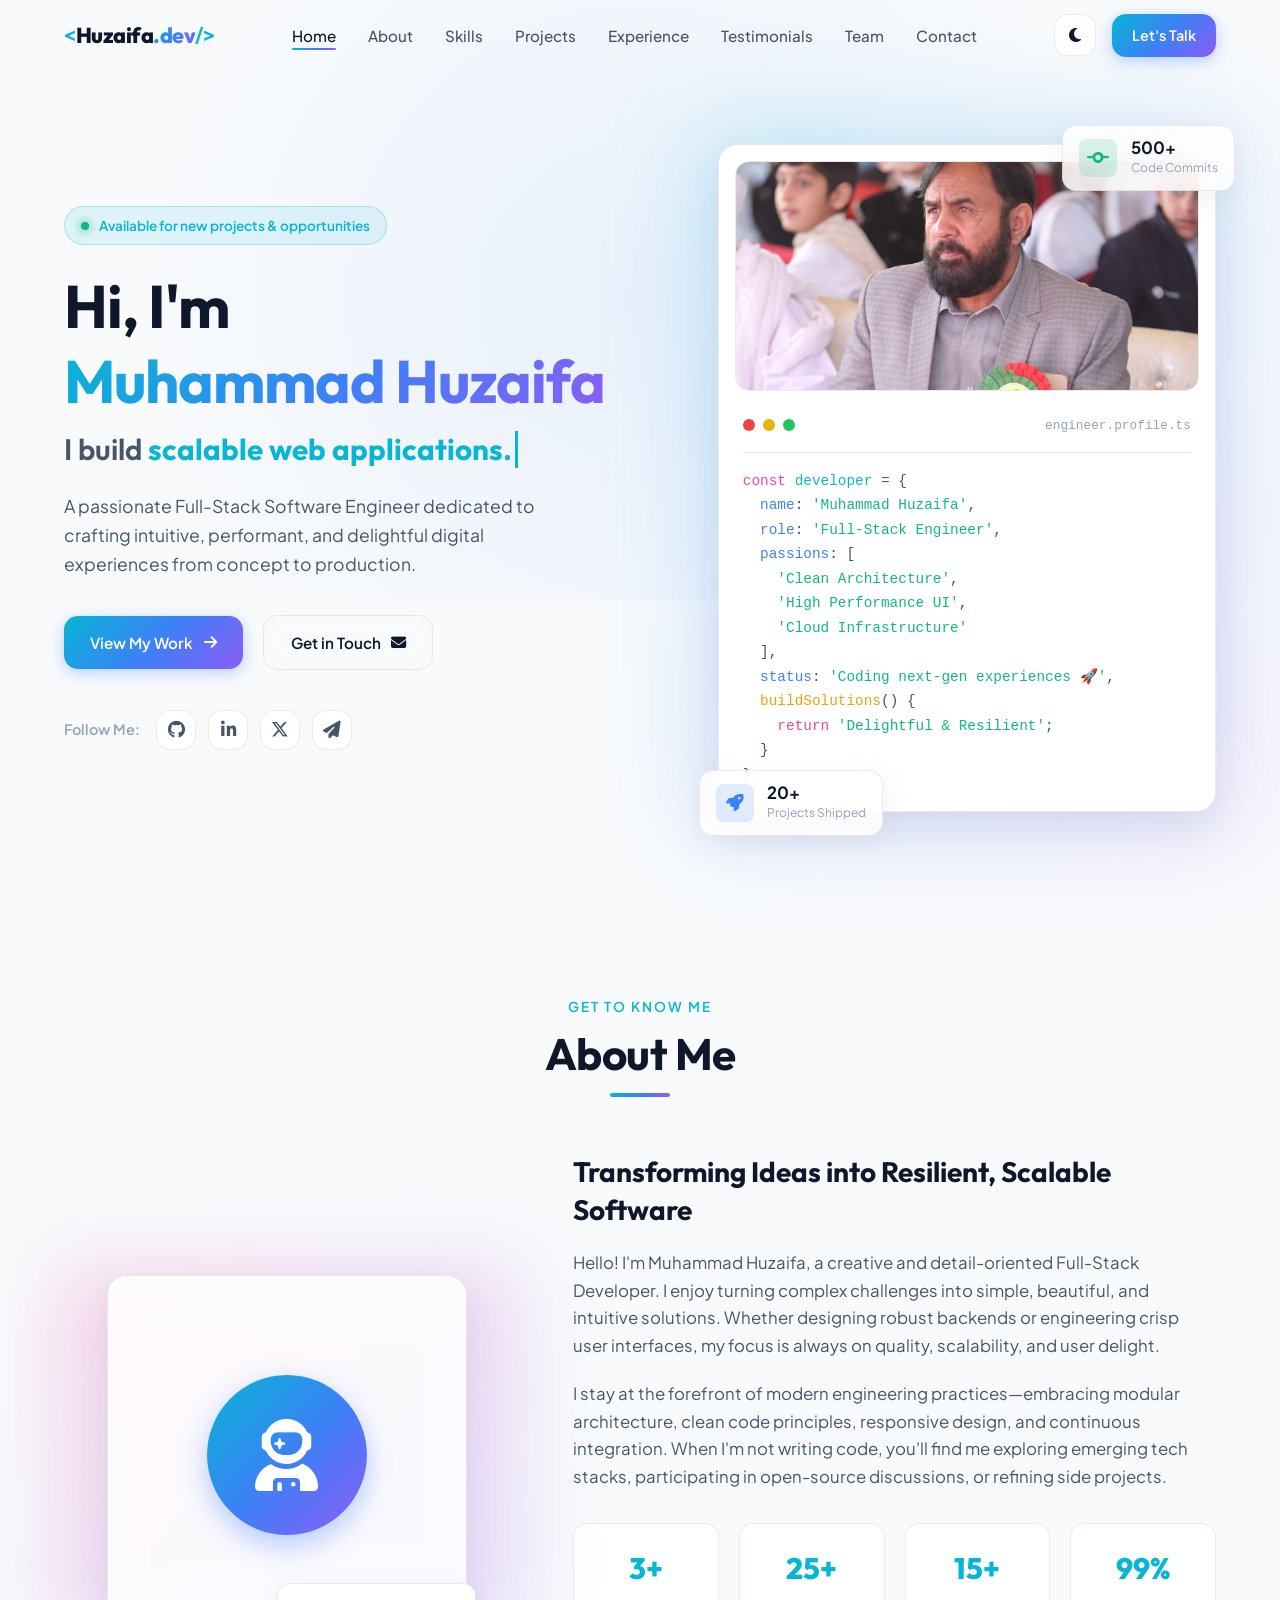
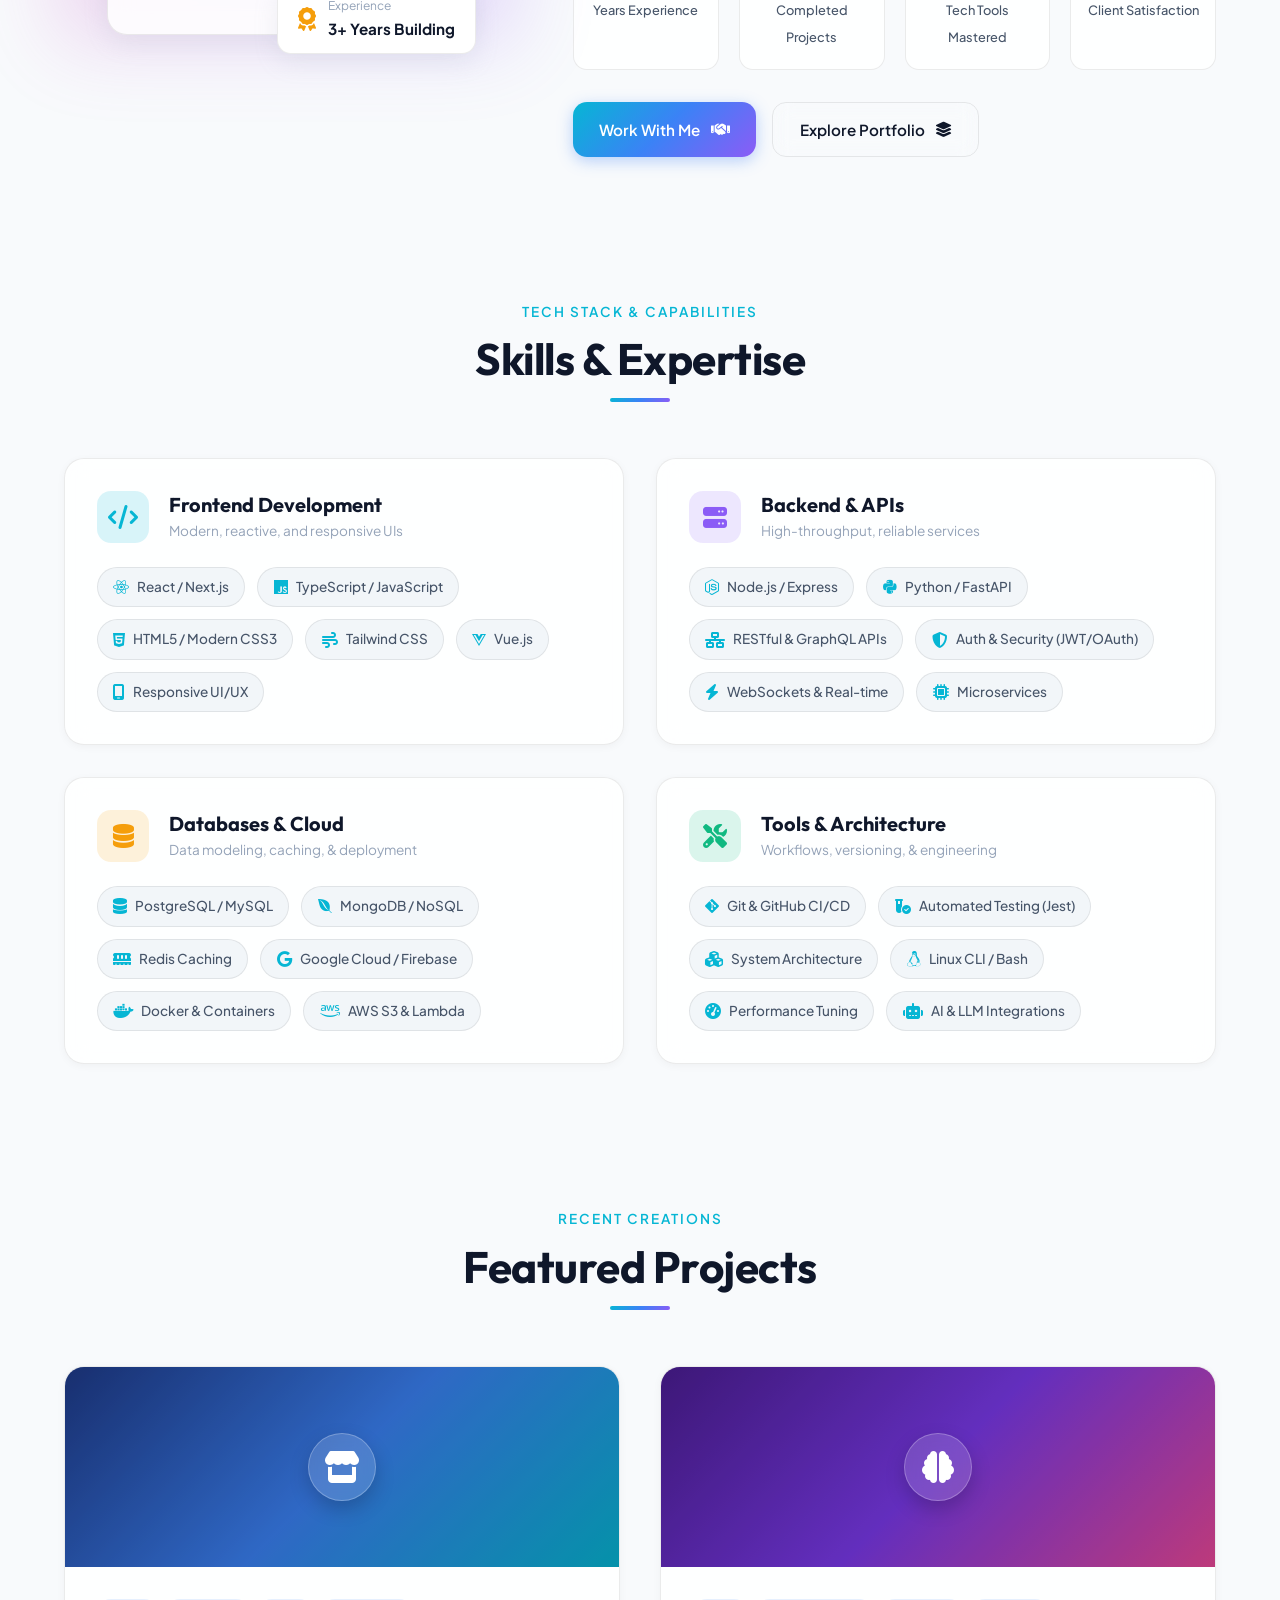
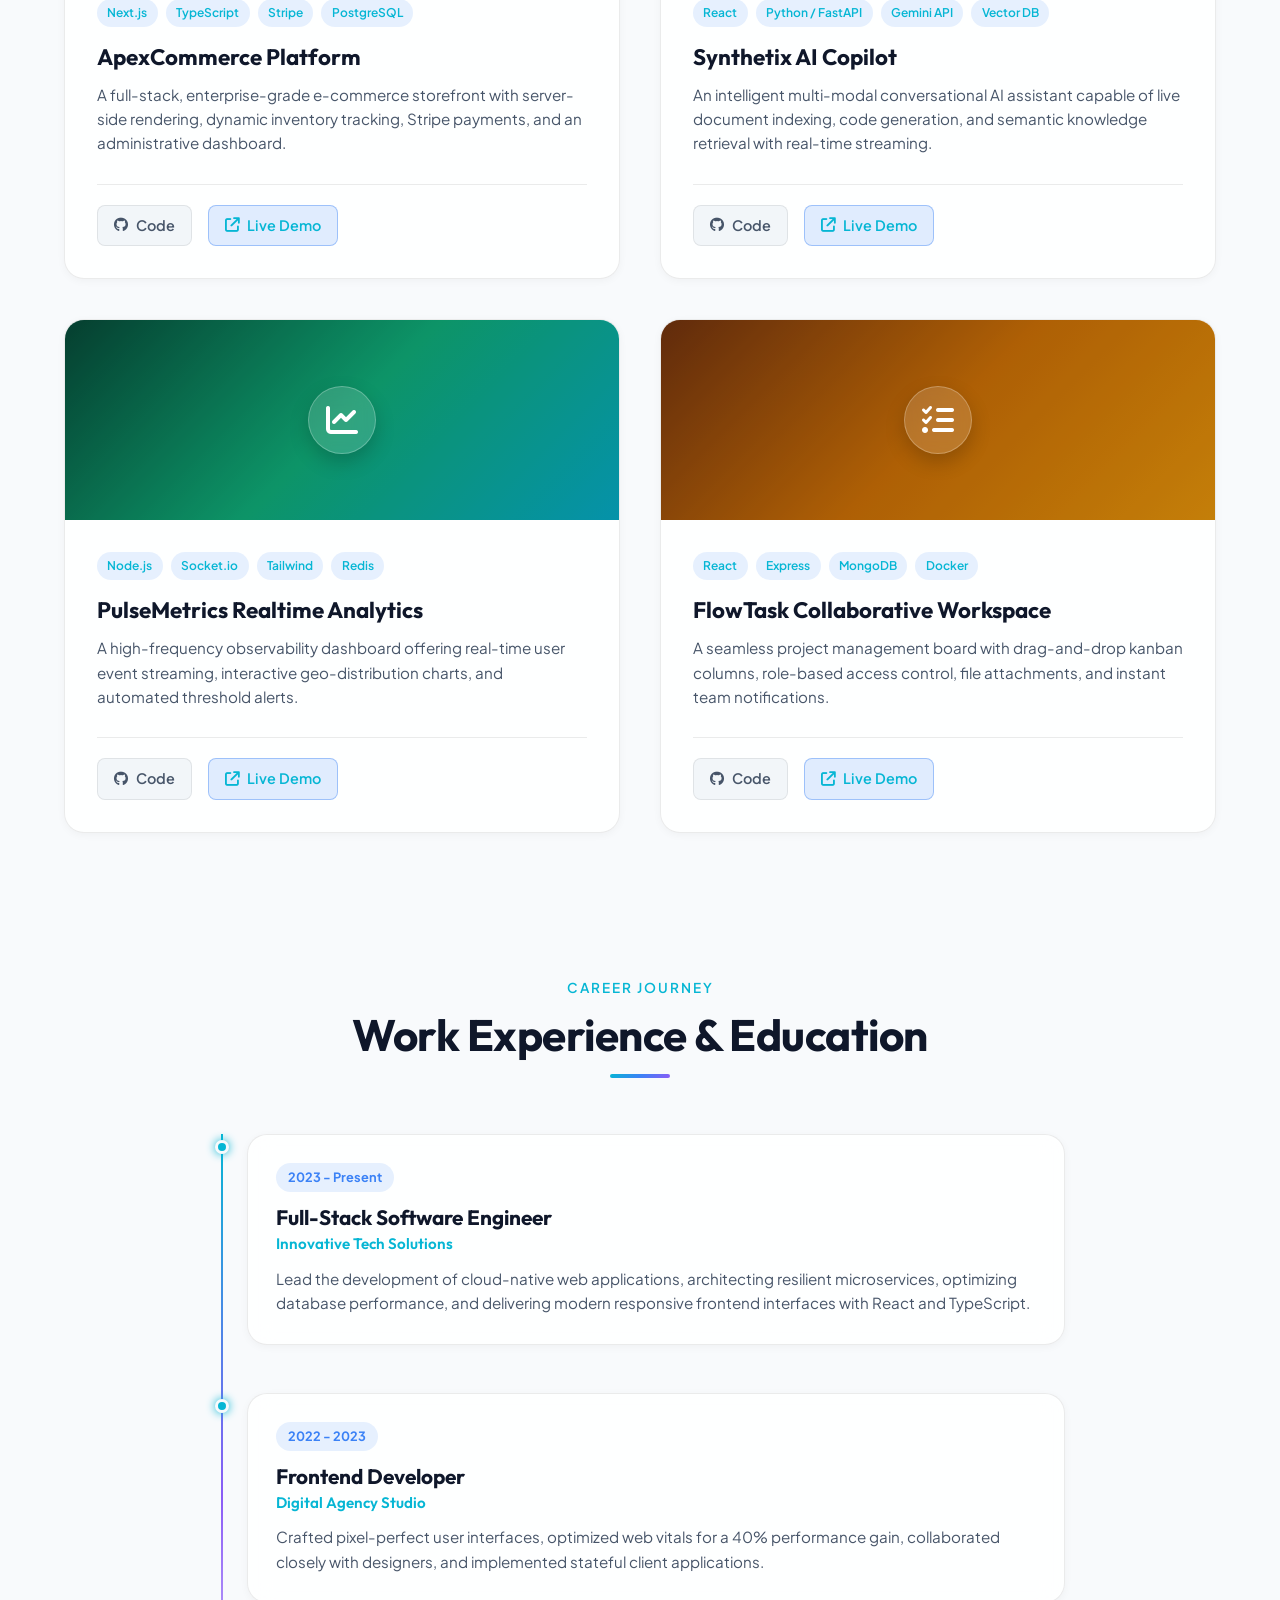
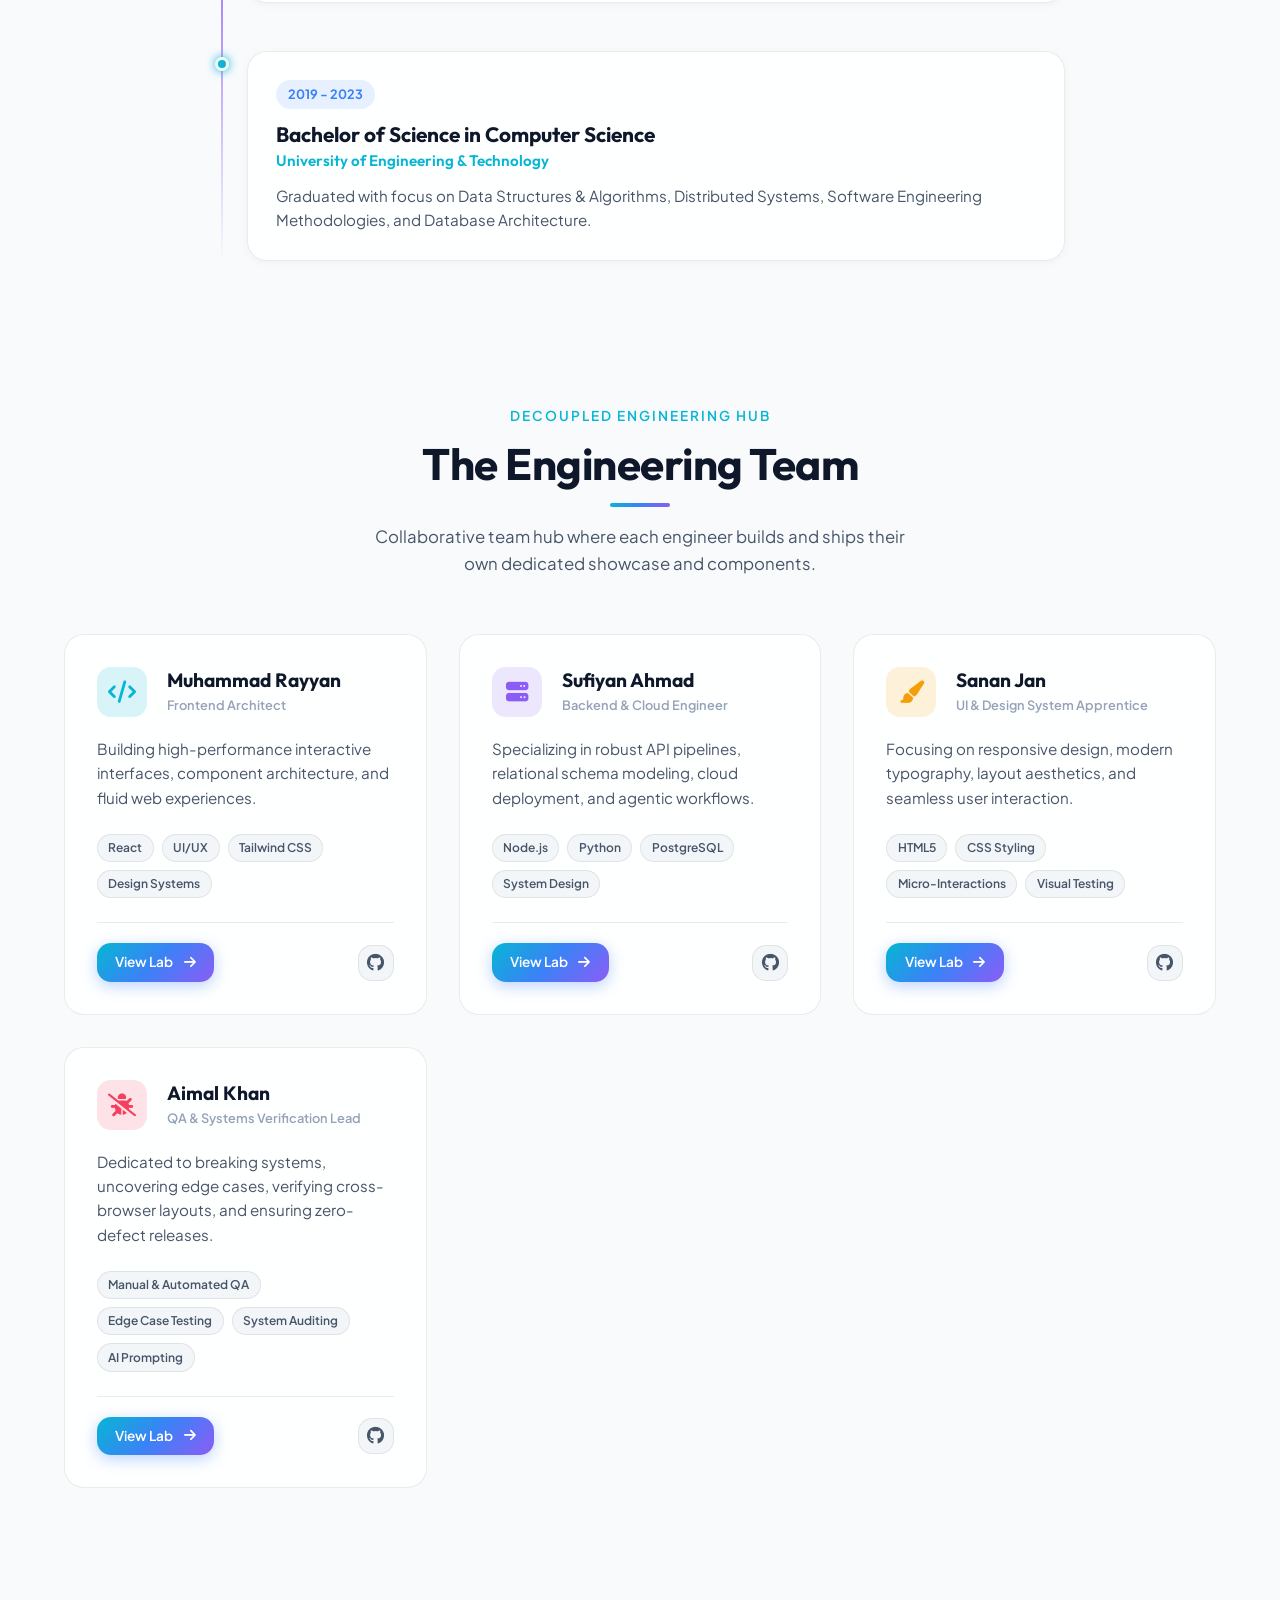
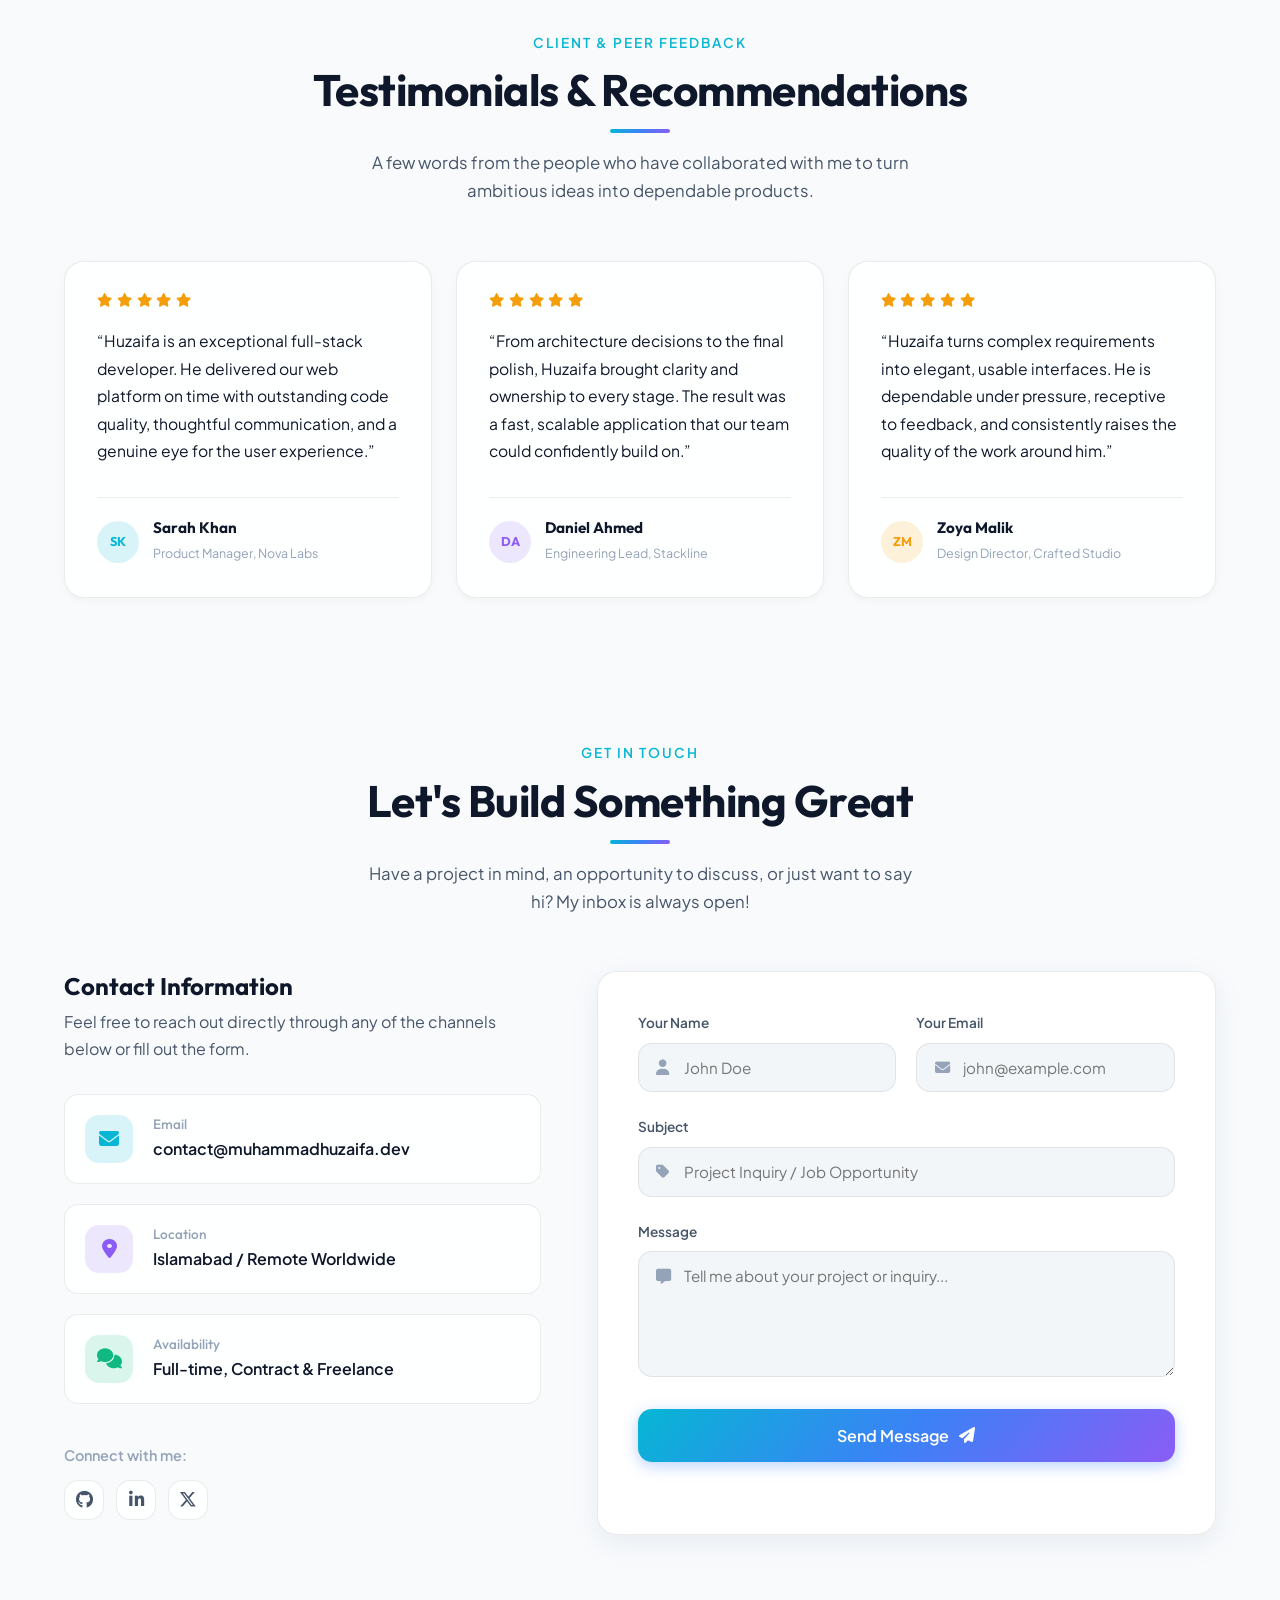
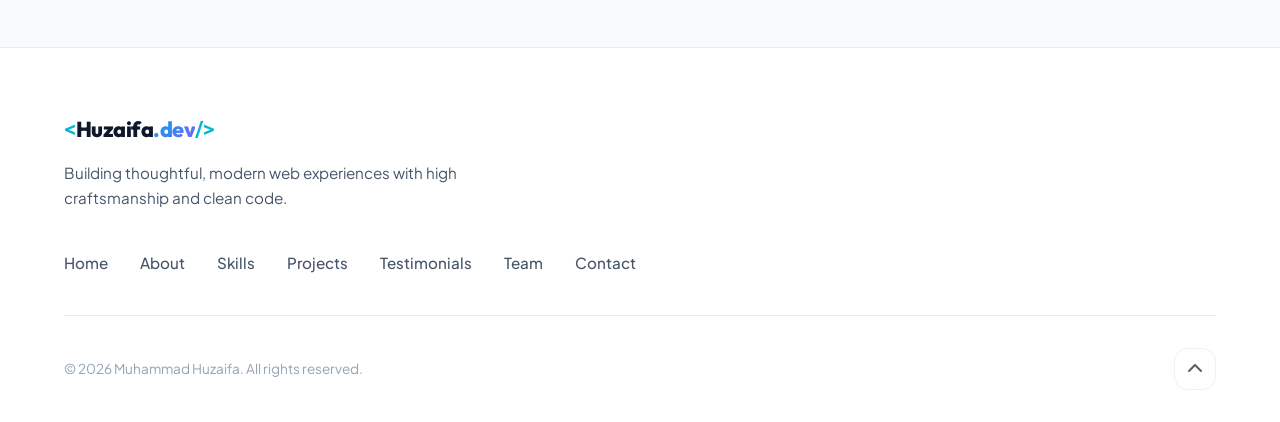
<file: index.html>
<!DOCTYPE html>
<html lang="en" data-theme="dark">
<head>
  <meta charset="UTF-8">
  <!-- Favicon -->
<link rel="icon" type="image/svg+xml" href="favicon.svg">

<!-- Primary Meta Tags -->
<meta name="title" content="Muhammad Huzaifa | Full-Stack Developer & Software Engineer">
<meta name="description" content="Explore full-stack web applications, clean architecture, and the engineering lab of Muhammad Huzaifa and collaborators.">
<meta name="keywords" content="Software Engineer, Full-Stack, React, Node.js, Python, Cloud Architecture, Portfolio">
<meta name="author" content="Muhammad Huzaifa">

<!-- Open Graph (Facebook, LinkedIn, WhatsApp) -->
<meta property="og:type" content="website">
<meta property="og:url" content="https://huzaifa0223.github.io/personal-portfolio/">
<meta property="og:title" content="Muhammad Huzaifa | Full-Stack Developer & Software Engineer">
<meta property="og:description" content="Explore full-stack web applications, clean architecture, and the engineering lab of Muhammad Huzaifa.">
<meta property="og:image" content="https://huzaifa0223.github.io/personal-portfolio/ceo.jpg">

<!-- Twitter / X -->
<meta name="twitter:card" content="summary_large_image">
<meta name="twitter:url" content="https://huzaifa0223.github.io/personal-portfolio/">
<meta name="twitter:title" content="Muhammad Huzaifa | Full-Stack Developer & Software Engineer">
<meta name="twitter:description" content="Explore full-stack web applications, clean architecture, and the engineering lab of Muhammad Huzaifa.">
<meta name="twitter:image" content="https://huzaifa0223.github.io/personal-portfolio/ceo.jpg">
  <meta name="viewport" content="width=device-width, initial-scale=1.0">
  <title>Muhammad Huzaifa | Full-Stack Developer & Software Engineer</title>
  <meta name="description" content="Personal portfolio of Muhammad Huzaifa - Full-Stack Developer building modern, scalable web applications and digital experiences.">
  
  <!-- Google Fonts: Plus Jakarta Sans & Outfit -->
  <link rel="preconnect" href="https://fonts.googleapis.com">
  <link rel="preconnect" href="https://fonts.gstatic.com" crossorigin>
  <link href="https://fonts.googleapis.com/css2?family=Outfit:wght@400;500;600;700;800&family=Plus+Jakarta+Sans:wght@300;400;500;600;700&display=swap" rel="stylesheet">
  
  <!-- FontAwesome Icons -->
  <link rel="stylesheet" href="https://cdnjs.cloudflare.com/ajax/libs/font-awesome/6.5.1/css/all.min.css">
  
  <!-- Stylesheet -->
  <link rel="stylesheet" href="styles.css">
</head>
<body>

  <!-- Navigation Bar -->
  <header class="header" id="header">
    <nav class="nav container">
      <a href="#home" class="nav-logo">
        <span class="logo-symbol">&lt;</span>Huzaifa<span class="logo-accent">.dev</span><span class="logo-symbol">/&gt;</span>
      </a>

      <div class="nav-menu" id="nav-menu">
        <ul class="nav-list">
          <li class="nav-item"><a href="#home" class="nav-link active-link">Home</a></li>
          <li class="nav-item"><a href="#about" class="nav-link">About</a></li>
          <li class="nav-item"><a href="#skills" class="nav-link">Skills</a></li>
          <li class="nav-item"><a href="#projects" class="nav-link">Projects</a></li>
          <li class="nav-item"><a href="#experience" class="nav-link">Experience</a></li>
          <li class="nav-item"><a href="#testimonials" class="nav-link">Testimonials</a></li>
          <li class="nav-item"><a href="#team" class="nav-link">Team</a></li>
          <li class="nav-item"><a href="#contact" class="nav-link">Contact</a></li>
        </ul>

        <div class="nav-close" id="nav-close">
          <i class="fa-solid fa-xmark"></i>
        </div>
      </div>

      <div class="nav-actions">
        <!-- Theme Toggle Button -->
        <button class="theme-toggle" id="theme-toggle" aria-label="Toggle Theme">
          <i class="fa-solid fa-sun theme-icon-light"></i>
          <i class="fa-solid fa-moon theme-icon-dark"></i>
        </button>

        <a href="#contact" class="btn btn-primary nav-cta">Let's Talk</a>

        <!-- Mobile Menu Toggle -->
        <div class="nav-toggle" id="nav-toggle" aria-label="Open Navigation Menu">
          <i class="fa-solid fa-bars-staggered"></i>
        </div>
      </div>
    </nav>
  </header>

  <main class="main">
    <!-- Hero Section -->
    <section class="hero section" id="home">
      <div class="hero-container container grid">
        <div class="hero-content">
          <div class="hero-badge">
            <span class="status-dot"></span>
            <span>Available for new projects & opportunities</span>
          </div>

          <h1 class="hero-title">
            Hi, I'm <span class="gradient-text">Muhammad Huzaifa</span>
          </h1>

          <h2 class="hero-subtitle">
            <span class="typed-text-prefix">I build </span>
            <span class="typed-text" id="typed-text">scalable web applications</span>
            <span class="cursor">&nbsp;</span>
          </h2>

          <p class="hero-description">
            A passionate Full-Stack Software Engineer dedicated to crafting intuitive, performant, and delightful digital experiences from concept to production.
          </p>

          <div class="hero-buttons">
            <a href="#projects" class="btn btn-primary">
              <span>View My Work</span>
              <i class="fa-solid fa-arrow-right"></i>
            </a>
            <a href="#contact" class="btn btn-outline">
              <span>Get in Touch</span>
              <i class="fa-solid fa-envelope"></i>
            </a>
          </div>

          <div class="hero-socials">
            <span class="social-label">Follow Me:</span>
            <div class="social-links">
              <a href="https://github.com" target="_blank" rel="noopener noreferrer" class="social-link" aria-label="GitHub">
                <i class="fa-brands fa-github"></i>
              </a>
              <a href="https://linkedin.com" target="_blank" rel="noopener noreferrer" class="social-link" aria-label="LinkedIn">
                <i class="fa-brands fa-linkedin-in"></i>
              </a>
              <a href="https://twitter.com" target="_blank" rel="noopener noreferrer" class="social-link" aria-label="Twitter">
                <i class="fa-brands fa-x-twitter"></i>
              </a>
              <a href="mailto:contact@muhammadhuzaifa.dev" class="social-link" aria-label="Email">
                <i class="fa-solid fa-paper-plane"></i>
              </a>
            </div>
          </div>
        </div>

        <div class="hero-visual">
          <div class="hero-card-glow"></div>
          <div class="hero-card">
            <div class="hero-ceo-image">
              <img src="ceo.jpg" alt="CEO at a community event">
            </div>
            <div class="code-editor-header">
              <div class="editor-dot dot-red"></div>
              <div class="editor-dot dot-yellow"></div>
              <div class="editor-dot dot-green"></div>
              <span class="editor-filename">engineer.profile.ts</span>
            </div>
            <pre class="code-editor-body"><code><span class="code-keyword">const</span> <span class="code-variable">developer</span> = {
  <span class="code-property">name</span>: <span class="code-string">'Muhammad Huzaifa'</span>,
  <span class="code-property">role</span>: <span class="code-string">'Full-Stack Engineer'</span>,
  <span class="code-property">passions</span>: [
    <span class="code-string">'Clean Architecture'</span>,
    <span class="code-string">'High Performance UI'</span>,
    <span class="code-string">'Cloud Infrastructure'</span>
  ],
  <span class="code-property">status</span>: <span class="code-string">'Coding next-gen experiences 🚀'</span>,
  <span class="code-method">buildSolutions</span>() {
    <span class="code-keyword">return</span> <span class="code-string">'Delightful &amp; Resilient'</span>;
  }
};</code></pre>

            <div class="floating-stat-card stat-1">
              <div class="stat-icon"><i class="fa-solid fa-code-commit"></i></div>
              <div class="stat-info">
                <span class="stat-number">500+</span>
                <span class="stat-text">Code Commits</span>
              </div>
            </div>

            <div class="floating-stat-card stat-2">
              <div class="stat-icon"><i class="fa-solid fa-rocket"></i></div>
              <div class="stat-info">
                <span class="stat-number">20+</span>
                <span class="stat-text">Projects Shipped</span>
              </div>
            </div>
          </div>
        </div>
      </div>
    </section>

    <!-- About Section -->
    <section class="about section" id="about">
      <div class="container">
        <div class="section-header text-center">
          <span class="section-tag">Get To Know Me</span>
          <h2 class="section-title">About Me</h2>
          <div class="section-bar"></div>
        </div>

        <div class="about-container grid">
          <div class="about-image-wrapper">
            <div class="about-card-glow"></div>
            <div class="about-avatar-card">
              <div class="avatar-circle">
                <i class="fa-solid fa-user-astronaut"></i>
              </div>
              <div class="avatar-badge">
                <i class="fa-solid fa-award"></i>
                <div>
                  <span class="badge-title">Experience</span>
                  <span class="badge-desc">3+ Years Building</span>
                </div>
              </div>
            </div>
          </div>

          <div class="about-content">
            <h3 class="about-heading">Transforming Ideas into Resilient, Scalable Software</h3>
            <p class="about-text">
              Hello! I'm Muhammad Huzaifa, a creative and detail-oriented Full-Stack Developer. I enjoy turning complex challenges into simple, beautiful, and intuitive solutions. Whether designing robust backends or engineering crisp user interfaces, my focus is always on quality, scalability, and user delight.
            </p>
            <p class="about-text">
              I stay at the forefront of modern engineering practices—embracing modular architecture, clean code principles, responsive design, and continuous integration. When I'm not writing code, you'll find me exploring emerging tech stacks, participating in open-source discussions, or refining side projects.
            </p>

            <div class="about-stats-grid">
              <div class="about-stat-box">
                <span class="about-stat-number" data-target="3">3+</span>
                <span class="about-stat-label">Years Experience</span>
              </div>
              <div class="about-stat-box">
                <span class="about-stat-number" data-target="25">25+</span>
                <span class="about-stat-label">Completed Projects</span>
              </div>
              <div class="about-stat-box">
                <span class="about-stat-number" data-target="15">15+</span>
                <span class="about-stat-label">Tech Tools Mastered</span>
              </div>
              <div class="about-stat-box">
                <span class="about-stat-number" data-target="99">99%</span>
                <span class="about-stat-label">Client Satisfaction</span>
              </div>
            </div>

            <div class="about-cta">
              <a href="#contact" class="btn btn-primary">
                <span>Work With Me</span>
                <i class="fa-solid fa-handshake"></i>
              </a>
              <a href="#projects" class="btn btn-outline">
                <span>Explore Portfolio</span>
                <i class="fa-solid fa-layer-group"></i>
              </a>
            </div>
          </div>
        </div>
      </div>
    </section>

    <!-- Skills Section -->
    <section class="skills section" id="skills">
      <div class="container">
        <div class="section-header text-center">
          <span class="section-tag">Tech Stack & Capabilities</span>
          <h2 class="section-title">Skills & Expertise</h2>
          <div class="section-bar"></div>
        </div>

        <div class="skills-grid grid">
          <!-- Frontend Category -->
          <div class="skill-category-card">
            <div class="skill-category-header">
              <div class="category-icon icon-cyan">
                <i class="fa-solid fa-code"></i>
              </div>
              <div>
                <h3 class="category-title">Frontend Development</h3>
                <p class="category-subtitle">Modern, reactive, and responsive UIs</p>
              </div>
            </div>
            <div class="skill-tags">
              <span class="skill-tag"><i class="fa-brands fa-react"></i> React / Next.js</span>
              <span class="skill-tag"><i class="fa-brands fa-js"></i> TypeScript / JavaScript</span>
              <span class="skill-tag"><i class="fa-brands fa-html5"></i> HTML5 / Modern CSS3</span>
              <span class="skill-tag"><i class="fa-solid fa-wind"></i> Tailwind CSS</span>
              <span class="skill-tag"><i class="fa-brands fa-vuejs"></i> Vue.js</span>
              <span class="skill-tag"><i class="fa-solid fa-mobile-screen"></i> Responsive UI/UX</span>
            </div>
          </div>

          <!-- Backend Category -->
          <div class="skill-category-card">
            <div class="skill-category-header">
              <div class="category-icon icon-purple">
                <i class="fa-solid fa-server"></i>
              </div>
              <div>
                <h3 class="category-title">Backend & APIs</h3>
                <p class="category-subtitle">High-throughput, reliable services</p>
              </div>
            </div>
            <div class="skill-tags">
              <span class="skill-tag"><i class="fa-brands fa-node-js"></i> Node.js / Express</span>
              <span class="skill-tag"><i class="fa-brands fa-python"></i> Python / FastAPI</span>
              <span class="skill-tag"><i class="fa-solid fa-network-wired"></i> RESTful & GraphQL APIs</span>
              <span class="skill-tag"><i class="fa-solid fa-shield-halved"></i> Auth & Security (JWT/OAuth)</span>
              <span class="skill-tag"><i class="fa-solid fa-bolt"></i> WebSockets & Real-time</span>
              <span class="skill-tag"><i class="fa-solid fa-microchip"></i> Microservices</span>
            </div>
          </div>

          <!-- Databases & Cloud -->
          <div class="skill-category-card">
            <div class="skill-category-header">
              <div class="category-icon icon-amber">
                <i class="fa-solid fa-database"></i>
              </div>
              <div>
                <h3 class="category-title">Databases & Cloud</h3>
                <p class="category-subtitle">Data modeling, caching, & deployment</p>
              </div>
            </div>
            <div class="skill-tags">
              <span class="skill-tag"><i class="fa-solid fa-database"></i> PostgreSQL / MySQL</span>
              <span class="skill-tag"><i class="fa-brands fa-envira"></i> MongoDB / NoSQL</span>
              <span class="skill-tag"><i class="fa-solid fa-memory"></i> Redis Caching</span>
              <span class="skill-tag"><i class="fa-brands fa-google"></i> Google Cloud / Firebase</span>
              <span class="skill-tag"><i class="fa-brands fa-docker"></i> Docker & Containers</span>
              <span class="skill-tag"><i class="fa-brands fa-aws"></i> AWS S3 & Lambda</span>
            </div>
          </div>

          <!-- Tools & Practices -->
          <div class="skill-category-card">
            <div class="skill-category-header">
              <div class="category-icon icon-green">
                <i class="fa-solid fa-screwdriver-wrench"></i>
              </div>
              <div>
                <h3 class="category-title">Tools & Architecture</h3>
                <p class="category-subtitle">Workflows, versioning, & engineering</p>
              </div>
            </div>
            <div class="skill-tags">
              <span class="skill-tag"><i class="fa-brands fa-git-alt"></i> Git & GitHub CI/CD</span>
              <span class="skill-tag"><i class="fa-solid fa-vial-circle-check"></i> Automated Testing (Jest)</span>
              <span class="skill-tag"><i class="fa-solid fa-cubes"></i> System Architecture</span>
              <span class="skill-tag"><i class="fa-brands fa-linux"></i> Linux CLI / Bash</span>
              <span class="skill-tag"><i class="fa-solid fa-gauge-high"></i> Performance Tuning</span>
              <span class="skill-tag"><i class="fa-solid fa-robot"></i> AI & LLM Integrations</span>
            </div>
          </div>
        </div>
      </div>
    </section>

    <!-- Projects Section -->
    <section class="projects section" id="projects">
      <div class="container">
        <div class="section-header text-center">
          <span class="section-tag">Recent Creations</span>
          <h2 class="section-title">Featured Projects</h2>
          <div class="section-bar"></div>
        </div>

        <div class="projects-grid grid">
          <!-- Project 1 -->
          <article class="project-card">
            <div class="project-banner banner-1">
              <div class="project-banner-overlay">
                <div class="project-icon-badge"><i class="fa-solid fa-store"></i></div>
              </div>
            </div>
            <div class="project-content">
              <div class="project-tags">
                <span class="project-tag">Next.js</span>
                <span class="project-tag">TypeScript</span>
                <span class="project-tag">Stripe</span>
                <span class="project-tag">PostgreSQL</span>
              </div>
              <h3 class="project-title">ApexCommerce Platform</h3>
              <p class="project-description">
                A full-stack, enterprise-grade e-commerce storefront with server-side rendering, dynamic inventory tracking, Stripe payments, and an administrative dashboard.
              </p>
              <div class="project-links">
                <a href="https://github.com" target="_blank" rel="noopener noreferrer" class="project-link" aria-label="View Source">
                  <i class="fa-brands fa-github"></i>
                  <span>Code</span>
                </a>
                <a href="#" class="project-link project-link-primary" aria-label="Live Demo">
                  <i class="fa-solid fa-arrow-up-right-from-square"></i>
                  <span>Live Demo</span>
                </a>
              </div>
            </div>
          </article>

          <!-- Project 2 -->
          <article class="project-card">
            <div class="project-banner banner-2">
              <div class="project-banner-overlay">
                <div class="project-icon-badge"><i class="fa-solid fa-brain"></i></div>
              </div>
            </div>
            <div class="project-content">
              <div class="project-tags">
                <span class="project-tag">React</span>
                <span class="project-tag">Python / FastAPI</span>
                <span class="project-tag">Gemini API</span>
                <span class="project-tag">Vector DB</span>
              </div>
              <h3 class="project-title">Synthetix AI Copilot</h3>
              <p class="project-description">
                An intelligent multi-modal conversational AI assistant capable of live document indexing, code generation, and semantic knowledge retrieval with real-time streaming.
              </p>
              <div class="project-links">
                <a href="https://github.com" target="_blank" rel="noopener noreferrer" class="project-link" aria-label="View Source">
                  <i class="fa-brands fa-github"></i>
                  <span>Code</span>
                </a>
                <a href="#" class="project-link project-link-primary" aria-label="Live Demo">
                  <i class="fa-solid fa-arrow-up-right-from-square"></i>
                  <span>Live Demo</span>
                </a>
              </div>
            </div>
          </article>

          <!-- Project 3 -->
          <article class="project-card">
            <div class="project-banner banner-3">
              <div class="project-banner-overlay">
                <div class="project-icon-badge"><i class="fa-solid fa-chart-line"></i></div>
              </div>
            </div>
            <div class="project-content">
              <div class="project-tags">
                <span class="project-tag">Node.js</span>
                <span class="project-tag">Socket.io</span>
                <span class="project-tag">Tailwind</span>
                <span class="project-tag">Redis</span>
              </div>
              <h3 class="project-title">PulseMetrics Realtime Analytics</h3>
              <p class="project-description">
                A high-frequency observability dashboard offering real-time user event streaming, interactive geo-distribution charts, and automated threshold alerts.
              </p>
              <div class="project-links">
                <a href="https://github.com" target="_blank" rel="noopener noreferrer" class="project-link" aria-label="View Source">
                  <i class="fa-brands fa-github"></i>
                  <span>Code</span>
                </a>
                <a href="#" class="project-link project-link-primary" aria-label="Live Demo">
                  <i class="fa-solid fa-arrow-up-right-from-square"></i>
                  <span>Live Demo</span>
                </a>
              </div>
            </div>
          </article>

          <!-- Project 4 -->
          <article class="project-card">
            <div class="project-banner banner-4">
              <div class="project-banner-overlay">
                <div class="project-icon-badge"><i class="fa-solid fa-list-check"></i></div>
              </div>
            </div>
            <div class="project-content">
              <div class="project-tags">
                <span class="project-tag">React</span>
                <span class="project-tag">Express</span>
                <span class="project-tag">MongoDB</span>
                <span class="project-tag">Docker</span>
              </div>
              <h3 class="project-title">FlowTask Collaborative Workspace</h3>
              <p class="project-description">
                A seamless project management board with drag-and-drop kanban columns, role-based access control, file attachments, and instant team notifications.
              </p>
              <div class="project-links">
                <a href="https://github.com" target="_blank" rel="noopener noreferrer" class="project-link" aria-label="View Source">
                  <i class="fa-brands fa-github"></i>
                  <span>Code</span>
                </a>
                <a href="#" class="project-link project-link-primary" aria-label="Live Demo">
                  <i class="fa-solid fa-arrow-up-right-from-square"></i>
                  <span>Live Demo</span>
                </a>
              </div>
            </div>
          </article>
        </div>
      </div>
    </section>

    <!-- Experience / Timeline Section -->
    <section class="experience section" id="experience">
      <div class="container">
        <div class="section-header text-center">
          <span class="section-tag">Career Journey</span>
          <h2 class="section-title">Work Experience & Education</h2>
          <div class="section-bar"></div>
        </div>

        <div class="timeline">
          <!-- Item 1 -->
          <div class="timeline-item">
            <div class="timeline-dot"></div>
            <div class="timeline-content">
              <div class="timeline-date">2023 - Present</div>
              <h3 class="timeline-title">Full-Stack Software Engineer</h3>
              <h4 class="timeline-company">Innovative Tech Solutions</h4>
              <p class="timeline-text">
                Lead the development of cloud-native web applications, architecting resilient microservices, optimizing database performance, and delivering modern responsive frontend interfaces with React and TypeScript.
              </p>
            </div>
          </div>

          <!-- Item 2 -->
          <div class="timeline-item">
            <div class="timeline-dot"></div>
            <div class="timeline-content">
              <div class="timeline-date">2022 - 2023</div>
              <h3 class="timeline-title">Frontend Developer</h3>
              <h4 class="timeline-company">Digital Agency Studio</h4>
              <p class="timeline-text">
                Crafted pixel-perfect user interfaces, optimized web vitals for a 40% performance gain, collaborated closely with designers, and implemented stateful client applications.
              </p>
            </div>
          </div>

          <!-- Item 3 -->
          <div class="timeline-item">
            <div class="timeline-dot"></div>
            <div class="timeline-content">
              <div class="timeline-date">2019 - 2023</div>
              <h3 class="timeline-title">Bachelor of Science in Computer Science</h3>
              <h4 class="timeline-company">University of Engineering &amp; Technology</h4>
              <p class="timeline-text">
                Graduated with focus on Data Structures &amp; Algorithms, Distributed Systems, Software Engineering Methodologies, and Database Architecture.
              </p>
            </div>
          </div>
        </div>
      </div>
    </section>

    <!-- Team / Collaborators Section -->
    <section class="team section" id="team">
      <div class="container">
        <div class="section-header text-center">
          <span class="section-tag">Decoupled Engineering Hub</span>
          <h2 class="section-title">The Engineering Team</h2>
          <div class="section-bar"></div>
          <p class="section-description">
            Collaborative team hub where each engineer builds and ships their own dedicated showcase and components.
          </p>
        </div>

        <div class="team-grid grid" id="team-grid">
          <!-- Muhammad Rayyan -->
          <div class="team-card" data-accent="cyan">
            <div class="team-card-header">
              <div class="team-avatar avatar-cyan">
                <i class="fa-solid fa-code"></i>
              </div>
              <div>
                <h3 class="team-name">Muhammad Rayyan</h3>
                <span class="team-role">Frontend Architect</span>
              </div>
            </div>
            <p class="team-bio">
              Building high-performance interactive interfaces, component architecture, and fluid web experiences.
            </p>
            <div class="team-skills">
              <span class="team-skill">React</span>
              <span class="team-skill">UI/UX</span>
              <span class="team-skill">Tailwind CSS</span>
            </div>
            <div class="team-links">
              <a href="members/rayan.html" class="btn btn-primary team-btn">
                <span>View Lab</span>
                <i class="fa-solid fa-arrow-right"></i>
              </a>
              <a href="https://github.com/rayyandev7" target="_blank" rel="noopener noreferrer" class="team-social" aria-label="GitHub">
                <i class="fa-brands fa-github"></i>
              </a>
            </div>
          </div>

          <!-- Sufiyan Ahmad -->
          <div class="team-card" data-accent="purple">
            <div class="team-card-header">
              <div class="team-avatar avatar-purple">
                <i class="fa-solid fa-server"></i>
              </div>
              <div>
                <h3 class="team-name">Sufiyan Ahmad</h3>
                <span class="team-role">Backend &amp; Cloud Engineer</span>
              </div>
            </div>
            <p class="team-bio">
              Specializing in robust API pipelines, relational schema modeling, cloud deployment, and agentic workflows.
            </p>
            <div class="team-skills">
              <span class="team-skill">Node.js</span>
              <span class="team-skill">Python</span>
              <span class="team-skill">PostgreSQL</span>
            </div>
            <div class="team-links">
              <a href="members/sufiyan.html" class="btn btn-primary team-btn">
                <span>View Lab</span>
                <i class="fa-solid fa-arrow-right"></i>
              </a>
              <a href="https://github.com/1sufiyanahmad" target="_blank" rel="noopener noreferrer" class="team-social" aria-label="GitHub">
                <i class="fa-brands fa-github"></i>
              </a>
            </div>
          </div>

          <!-- Sanan Jan -->
          <div class="team-card" data-accent="amber">
            <div class="team-card-header">
              <div class="team-avatar avatar-amber">
                <i class="fa-solid fa-paintbrush"></i>
              </div>
              <div>
                <h3 class="team-name">Sanan Jan</h3>
                <span class="team-role">UI &amp; Design System Apprentice</span>
              </div>
            </div>
            <p class="team-bio">
              Focusing on responsive design, modern typography, layout aesthetics, and seamless user interaction.
            </p>
            <div class="team-skills">
              <span class="team-skill">HTML5</span>
              <span class="team-skill">CSS Styling</span>
              <span class="team-skill">Micro-Interactions</span>
            </div>
            <div class="team-links">
              <a href="members/sanan.html" class="btn btn-primary team-btn">
                <span>View Lab</span>
                <i class="fa-solid fa-arrow-right"></i>
              </a>
              <a href="https://github.com/sanan14356" target="_blank" rel="noopener noreferrer" class="team-social" aria-label="GitHub">
                <i class="fa-brands fa-github"></i>
              </a>
            </div>
          </div>

          <!-- Aimal Khan -->
          <div class="team-card" data-accent="rose">
            <div class="team-card-header">
              <div class="team-avatar avatar-rose">
                <i class="fa-solid fa-bug-slash"></i>
              </div>
              <div>
                <h3 class="team-name">Aimal Khan</h3>
                <span class="team-role">QA &amp; Systems Verification Lead</span>
              </div>
            </div>
            <p class="team-bio">
              Dedicated to breaking systems, uncovering edge cases, verifying cross-browser layouts, and ensuring zero-defect releases.
            </p>
            <div class="team-skills">
              <span class="team-skill">Manual &amp; Auto QA</span>
              <span class="team-skill">Edge Cases</span>
              <span class="team-skill">System Auditing</span>
            </div>
            <div class="team-links">
              <a href="members/aimal.html" class="btn btn-primary team-btn">
                <span>View Lab</span>
                <i class="fa-solid fa-arrow-right"></i>
              </a>
              <a href="https://github.com/aimalkhankhattak2003" target="_blank" rel="noopener noreferrer" class="team-social" aria-label="GitHub">
                <i class="fa-brands fa-github"></i>
              </a>
            </div>
          </div>
        </div>
      </div>
    </section>

    <!-- Testimonials Section -->
    <section class="testimonials section" id="testimonials">
      <div class="container">
        <div class="section-header text-center">
          <span class="section-tag">Client &amp; Peer Feedback</span>
          <h2 class="section-title">Testimonials &amp; Recommendations</h2>
          <div class="section-bar"></div>
          <p class="section-description">
            A few words from the people who have collaborated with me to turn ambitious ideas into dependable products.
          </p>
        </div>

        <div class="testimonials-grid grid">
          <article class="testimonial-card">
            <div class="testimonial-stars" aria-label="5 out of 5 stars">
              <i class="fa-solid fa-star"></i><i class="fa-solid fa-star"></i><i class="fa-solid fa-star"></i><i class="fa-solid fa-star"></i><i class="fa-solid fa-star"></i>
            </div>
            <p class="testimonial-quote">“Huzaifa is an exceptional full-stack developer. He delivered our web platform on time with outstanding code quality, thoughtful communication, and a genuine eye for the user experience.”</p>
            <div class="testimonial-author">
              <div class="testimonial-avatar avatar-cyan">SK</div>
              <div>
                <h3 class="testimonial-name">Sarah Khan</h3>
                <span class="testimonial-role">Product Manager, Nova Labs</span>
              </div>
            </div>
          </article>

          <article class="testimonial-card">
            <div class="testimonial-stars" aria-label="5 out of 5 stars">
              <i class="fa-solid fa-star"></i><i class="fa-solid fa-star"></i><i class="fa-solid fa-star"></i><i class="fa-solid fa-star"></i><i class="fa-solid fa-star"></i>
            </div>
            <p class="testimonial-quote">“From architecture decisions to the final polish, Huzaifa brought clarity and ownership to every stage. The result was a fast, scalable application that our team could confidently build on.”</p>
            <div class="testimonial-author">
              <div class="testimonial-avatar avatar-purple">DA</div>
              <div>
                <h3 class="testimonial-name">Daniel Ahmed</h3>
                <span class="testimonial-role">Engineering Lead, Stackline</span>
              </div>
            </div>
          </article>

          <article class="testimonial-card">
            <div class="testimonial-stars" aria-label="5 out of 5 stars">
              <i class="fa-solid fa-star"></i><i class="fa-solid fa-star"></i><i class="fa-solid fa-star"></i><i class="fa-solid fa-star"></i><i class="fa-solid fa-star"></i>
            </div>
            <p class="testimonial-quote">“Huzaifa turns complex requirements into elegant, usable interfaces. He is dependable under pressure, receptive to feedback, and consistently raises the quality of the work around him.”</p>
            <div class="testimonial-author">
              <div class="testimonial-avatar avatar-amber">ZM</div>
              <div>
                <h3 class="testimonial-name">Zoya Malik</h3>
                <span class="testimonial-role">Design Director, Crafted Studio</span>
              </div>
            </div>
          </article>
        </div>
      </div>
    </section>

    <!-- Contact Section -->
    <section class="contact section" id="contact">
      <div class="container">
        <div class="section-header text-center">
          <span class="section-tag">Get In Touch</span>
          <h2 class="section-title">Let's Build Something Great</h2>
          <div class="section-bar"></div>
          <p class="section-description">
            Have a project in mind, an opportunity to discuss, or just want to say hi? My inbox is always open!
          </p>
        </div>

        <div class="contact-container grid">
          <!-- Contact Info -->
          <div class="contact-info">
            <h3 class="contact-subtitle">Contact Information</h3>
            <p class="contact-desc">
              Feel free to reach out directly through any of the channels below or fill out the form.
            </p>

            <div class="contact-cards">
              <div class="contact-card">
                <div class="contact-icon icon-cyan">
                  <i class="fa-solid fa-envelope"></i>
                </div>
                <div>
                  <h4 class="contact-card-title">Email</h4>
                  <a href="mailto:contact@muhammadhuzaifa.dev" class="contact-card-link">contact@muhammadhuzaifa.dev</a>
                </div>
              </div>

              <div class="contact-card">
                <div class="contact-icon icon-purple">
                  <i class="fa-solid fa-location-dot"></i>
                </div>
                <div>
                  <h4 class="contact-card-title">Location</h4>
                  <span class="contact-card-link">Islamabad / Remote Worldwide</span>
                </div>
              </div>

              <div class="contact-card">
                <div class="contact-icon icon-green">
                  <i class="fa-solid fa-comments"></i>
                </div>
                <div>
                  <h4 class="contact-card-title">Availability</h4>
                  <span class="contact-card-link">Full-time, Contract &amp; Freelance</span>
                </div>
              </div>
            </div>

            <div class="contact-social-section">
              <span class="social-title">Connect with me:</span>
              <div class="social-links">
                <a href="https://github.com" target="_blank" rel="noopener noreferrer" class="social-link" aria-label="GitHub">
                  <i class="fa-brands fa-github"></i>
                </a>
                <a href="https://linkedin.com" target="_blank" rel="noopener noreferrer" class="social-link" aria-label="LinkedIn">
                  <i class="fa-brands fa-linkedin-in"></i>
                </a>
                <a href="https://twitter.com" target="_blank" rel="noopener noreferrer" class="social-link" aria-label="Twitter">
                  <i class="fa-brands fa-x-twitter"></i>
                </a>
              </div>
            </div>
          </div>

          <!-- Contact Form -->
          <div class="contact-form-wrapper">
            <form class="contact-form" id="contact-form">
              <div class="form-group-row">
                <div class="form-group">
                  <label for="name" class="form-label">Your Name</label>
                  <div class="input-wrapper">
                    <i class="fa-solid fa-user input-icon"></i>
                    <input type="text" id="name" name="name" class="form-input" placeholder="John Doe" required>
                  </div>
                </div>

                <div class="form-group">
                  <label for="email" class="form-label">Your Email</label>
                  <div class="input-wrapper">
                    <i class="fa-solid fa-envelope input-icon"></i>
                    <input type="email" id="email" name="email" class="form-input" placeholder="john@example.com" required>
                  </div>
                </div>
              </div>

              <div class="form-group">
                <label for="subject" class="form-label">Subject</label>
                <div class="input-wrapper">
                  <i class="fa-solid fa-tag input-icon"></i>
                  <input type="text" id="subject" name="subject" class="form-input" placeholder="Project Inquiry / Job Opportunity" required>
                </div>
              </div>

              <div class="form-group">
                <label for="message" class="form-label">Message</label>
                <div class="input-wrapper textarea-wrapper">
                  <i class="fa-solid fa-message input-icon"></i>
                  <textarea id="message" name="message" class="form-input form-textarea" rows="5" placeholder="Tell me about your project or inquiry..." required></textarea>
                </div>
              </div>

              <button type="submit" class="btn btn-primary btn-submit" id="submit-btn">
                <span>Send Message</span>
                <i class="fa-solid fa-paper-plane"></i>
              </button>

              <div class="form-status" id="form-status"></div>
            </form>
          </div>
        </div>
      </div>
    </section>
  </main>

  <!-- Footer -->
  <footer class="footer">
    <div class="container footer-container">
      <div class="footer-brand">
        <a href="#home" class="nav-logo">
          <span class="logo-symbol">&lt;</span>Huzaifa<span class="logo-accent">.dev</span><span class="logo-symbol">/&gt;</span>
        </a>
        <p class="footer-tagline">
          Building thoughtful, modern web experiences with high craftsmanship and clean code.
        </p>
      </div>

      <div class="footer-links">
        <a href="#home">Home</a>
        <a href="#about">About</a>
        <a href="#skills">Skills</a>
        <a href="#projects">Projects</a>
        <a href="#testimonials">Testimonials</a>
        <a href="#team">Team</a>
        <a href="#contact">Contact</a>
      </div>

      <div class="footer-bottom">
        <p class="copyright">
          &copy; <span id="current-year"></span> Muhammad Huzaifa. All rights reserved.
        </p>
        <a href="#home" class="scroll-top" id="scroll-top" aria-label="Back to Top">
          <i class="fa-solid fa-chevron-up"></i>
        </a>
      </div>
    </div>
  </footer>

  <!-- Toast Notification -->
  <div class="toast" id="toast">
    <i class="fa-solid fa-circle-check toast-icon"></i>
    <span class="toast-message" id="toast-message">Message sent successfully!</span>
  </div>

  <!-- JavaScript -->
  <script src="script.js"></script>
</body>
</html>
</file>
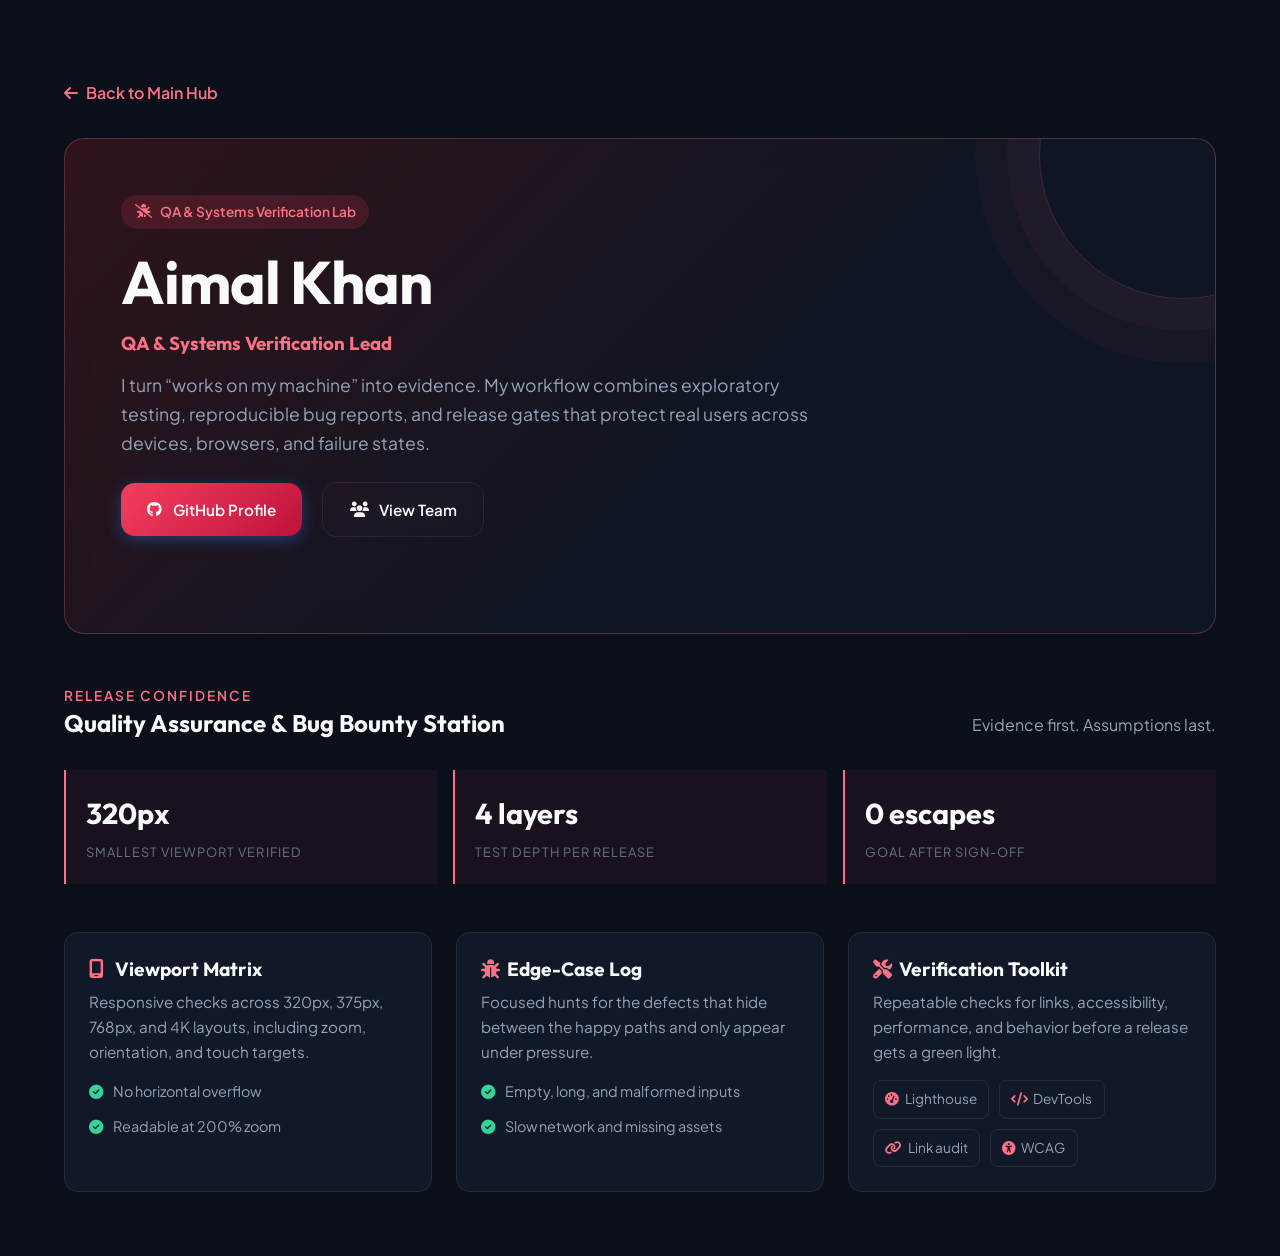
<file: members/aimal.html>
<!DOCTYPE html>
<html lang="en" data-theme="dark">
<head>
  <meta charset="UTF-8">
  <meta name="viewport" content="width=device-width, initial-scale=1.0">
  <title>Aimal Khan | QA &amp; Test Laboratory</title>
  <link rel="preconnect" href="https://fonts.googleapis.com">
  <link rel="preconnect" href="https://fonts.gstatic.com" crossorigin>
  <link href="https://fonts.googleapis.com/css2?family=Outfit:wght@400;600;700;800&family=Plus+Jakarta+Sans:wght@300;400;500;600;700&display=swap" rel="stylesheet">
  <link rel="stylesheet" href="https://cdnjs.cloudflare.com/ajax/libs/font-awesome/6.5.1/css/all.min.css">
  <link rel="stylesheet" href="../styles.css">
  <style>
    .member-page { padding-top: 5rem; padding-bottom: 4rem; min-height: 100vh; }
    .back-btn { display: inline-flex; align-items: center; gap: 0.5rem; margin-bottom: 2rem; color: #fb7185; font-weight: 600; }
    .member-hero { position: relative; overflow: hidden; background: linear-gradient(135deg, rgba(127, 29, 29, 0.32), var(--bg-card) 58%); border: 1px solid rgba(251, 113, 133, 0.28); border-radius: var(--border-radius-lg); padding: clamp(2rem, 5vw, 3.5rem); margin-bottom: 3rem; backdrop-filter: blur(16px); }
    .member-hero::after { content: ''; position: absolute; width: 18rem; height: 18rem; right: -7rem; top: -8rem; border: 1px solid rgba(251, 113, 133, 0.2); border-radius: 50%; box-shadow: 0 0 0 2rem rgba(251, 113, 133, 0.04), 0 0 0 4rem rgba(251, 113, 133, 0.03); }
    .member-badge { display: inline-flex; align-items: center; gap: 0.5rem; padding: 0.35rem 0.85rem; border-radius: var(--border-radius-full); background: rgba(244, 63, 94, 0.15); color: #fb7185; font-size: 0.85rem; font-weight: 600; margin-bottom: 1rem; }
    .member-hero h3 { color: #fb7185; margin-bottom: 1rem; }
    .member-hero p { max-width: 700px; font-size: 1.1rem; margin-bottom: 1.5rem; }
    .hero-buttons { position: relative; z-index: 1; }
    .showcase-heading { display: flex; justify-content: space-between; align-items: end; gap: 1rem; }
    .showcase-heading p { text-align: right; }
    .showcase-grid { display: grid; grid-template-columns: repeat(3, 1fr); gap: 1.5rem; margin-top: 2rem; }
    .showcase-card { background: var(--bg-secondary); border: 1px solid var(--border-color); border-radius: var(--border-radius-md); padding: 1.5rem; transition: transform 0.2s ease, border-color 0.2s ease; }
    .showcase-card:hover { transform: translateY(-4px); border-color: #fb7185; }
    .showcase-card h3 { margin-bottom: 0.5rem; font-size: 1.2rem; }
    .showcase-card h3 i { color: #fb7185; width: 1.4rem; }
    .showcase-card p { font-size: 0.95rem; }
    .metric-row { display: grid; grid-template-columns: repeat(3, 1fr); gap: 1rem; margin: 2rem 0 3rem; }
    .metric { padding: 1.25rem; border-left: 2px solid #fb7185; background: rgba(244, 63, 94, 0.06); }
    .metric strong { display: block; color: var(--text-primary); font-family: var(--font-heading); font-size: 1.8rem; }
    .metric span { color: var(--text-muted); font-size: 0.8rem; text-transform: uppercase; letter-spacing: 0.08em; }
    .tool-list { display: flex; flex-wrap: wrap; gap: 0.6rem; margin-top: 1rem; }
    .tool { border: 1px solid var(--border-color); border-radius: var(--border-radius-sm); padding: 0.45rem 0.7rem; color: var(--text-secondary); font-size: 0.85rem; }
    .tool i { color: #fb7185; margin-right: 0.35rem; }
    .edge-list { display: grid; gap: 0.7rem; margin-top: 1rem; }
    .edge-list li { display: flex; align-items: start; gap: 0.6rem; color: var(--text-secondary); font-size: 0.9rem; }
    .edge-list i { color: #34d399; margin-top: 0.3rem; }
    @media (max-width: 700px) {
      .showcase-heading { display: block; }
      .showcase-heading p { text-align: left; margin-top: 0.5rem; }
      .showcase-grid, .metric-row { grid-template-columns: 1fr; }
    }
  </style>
</head>
<body>
  <div class="container member-page">
    <a href="../index.html" class="back-btn"><i class="fa-solid fa-arrow-left"></i> Back to Main Hub</a>

    <div class="member-hero">
      <span class="member-badge"><i class="fa-solid fa-bug-slash"></i> QA &amp; Systems Verification Lab</span>
      <h1 class="hero-title">Aimal Khan</h1>
      <h3>QA &amp; Systems Verification Lead</h3>
      <p>
        I turn “works on my machine” into evidence. My workflow combines exploratory testing, reproducible bug reports, and release gates that protect real users across devices, browsers, and failure states.
      </p>

      <div class="hero-buttons">
        <a href="https://github.com/aimalkhankhattak2003" target="_blank" rel="noopener noreferrer" class="btn btn-primary" style="background: linear-gradient(135deg, #f43f5e, #be123c);">
          <i class="fa-brands fa-github"></i>
          <span>GitHub Profile</span>
        </a>
        <a href="../index.html#team" class="btn btn-outline">
          <i class="fa-solid fa-users"></i>
          <span>View Team</span>
        </a>
      </div>
    </div>

    <section>
      <div class="showcase-heading">
        <div>
          <span class="section-tag" style="color: #fb7185;">Release confidence</span>
          <h2>Quality Assurance &amp; Bug Bounty Station</h2>
        </div>
        <p>Evidence first. Assumptions last.</p>
      </div>

      <div class="metric-row">
        <div class="metric"><strong>320px</strong><span>smallest viewport verified</span></div>
        <div class="metric"><strong>4 layers</strong><span>test depth per release</span></div>
        <div class="metric"><strong>0 escapes</strong><span>goal after sign-off</span></div>
      </div>

      <div class="showcase-grid">
        <div class="showcase-card">
          <h3><i class="fa-solid fa-mobile-screen"></i> Viewport Matrix</h3>
          <p>Responsive checks across 320px, 375px, 768px, and 4K layouts, including zoom, orientation, and touch targets.</p>
          <ul class="edge-list">
            <li><i class="fa-solid fa-circle-check"></i><span>No horizontal overflow</span></li>
            <li><i class="fa-solid fa-circle-check"></i><span>Readable at 200% zoom</span></li>
          </ul>
        </div>

        <div class="showcase-card">
          <h3><i class="fa-solid fa-bug"></i> Edge-Case Log</h3>
          <p>Focused hunts for the defects that hide between the happy paths and only appear under pressure.</p>
          <ul class="edge-list">
            <li><i class="fa-solid fa-circle-check"></i><span>Empty, long, and malformed inputs</span></li>
            <li><i class="fa-solid fa-circle-check"></i><span>Slow network and missing assets</span></li>
          </ul>
        </div>

        <div class="showcase-card">
          <h3><i class="fa-solid fa-screwdriver-wrench"></i> Verification Toolkit</h3>
          <p>Repeatable checks for links, accessibility, performance, and behavior before a release gets a green light.</p>
          <div class="tool-list">
            <span class="tool"><i class="fa-solid fa-gauge-high"></i>Lighthouse</span>
            <span class="tool"><i class="fa-solid fa-code"></i>DevTools</span>
            <span class="tool"><i class="fa-solid fa-link"></i>Link audit</span>
            <span class="tool"><i class="fa-solid fa-universal-access"></i>WCAG</span>
          </div>
        </div>
      </div>
    </section>
  </div>
</body>
</html>
</file>
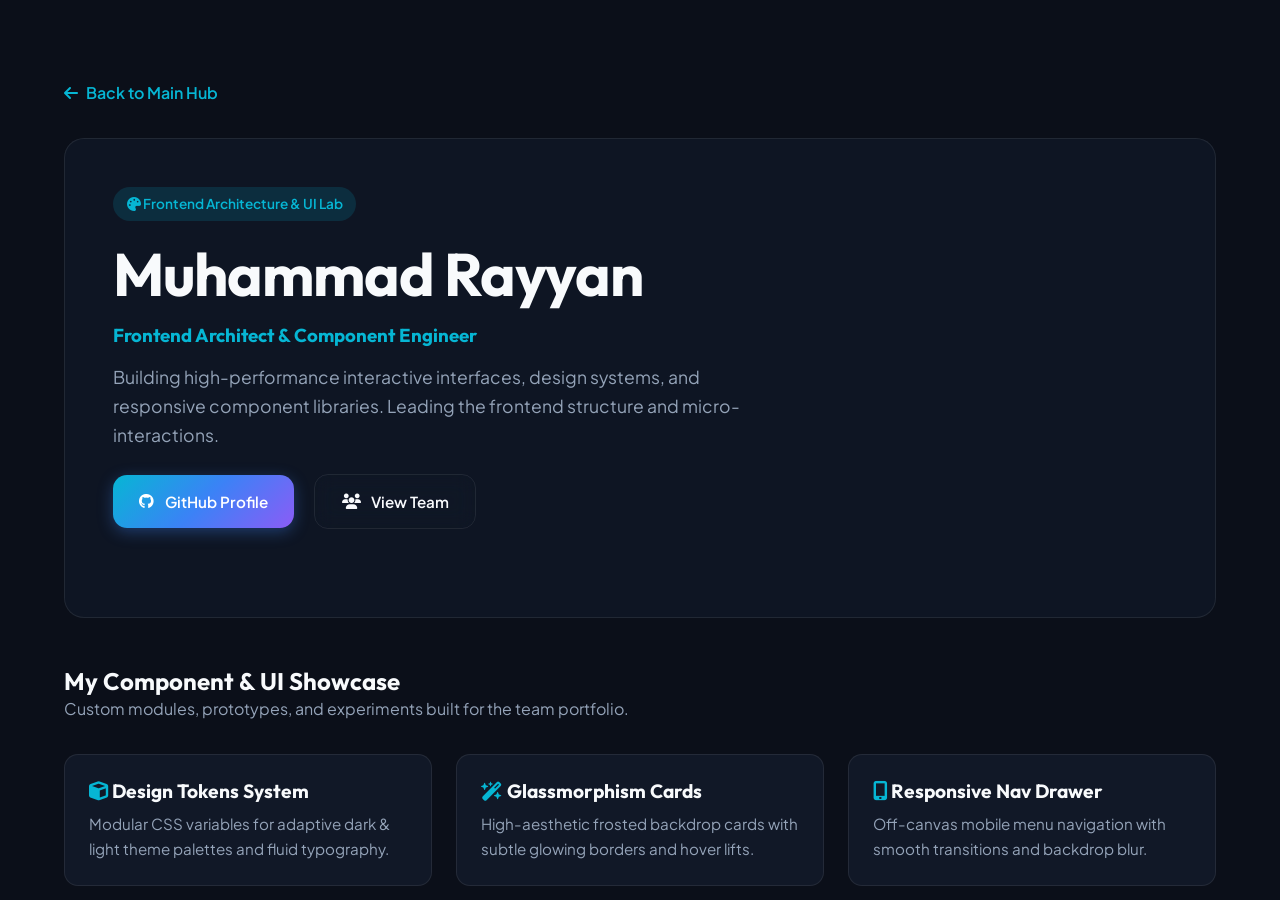
<file: members/rayan.html>
<!DOCTYPE html>
<html lang="en" data-theme="dark">
<head>
  <meta charset="UTF-8">
  <meta name="viewport" content="width=device-width, initial-scale=1.0">
  <title>Muhammad Rayyan | Frontend Architect &amp; Lab</title>
  <link rel="preconnect" href="https://fonts.googleapis.com">
  <link rel="preconnect" href="https://fonts.gstatic.com" crossorigin>
  <link href="https://fonts.googleapis.com/css2?family=Outfit:wght@400;600;700;800&family=Plus+Jakarta+Sans:wght@300;400;500;600;700&display=swap" rel="stylesheet">
  <link rel="stylesheet" href="https://cdnjs.cloudflare.com/ajax/libs/font-awesome/6.5.1/css/all.min.css">
  <link rel="stylesheet" href="../styles.css">
  <style>
    .member-page { padding-top: 5rem; min-height: 100vh; }
    .back-btn { display: inline-flex; align-items: center; gap: 0.5rem; margin-bottom: 2rem; color: var(--accent-cyan); font-weight: 600; }
    .member-hero { background: var(--bg-card); border: 1px solid var(--border-color); border-radius: var(--border-radius-lg); padding: 3rem; margin-bottom: 3rem; backdrop-filter: blur(16px); }
    .member-badge { display: inline-block; padding: 0.35rem 0.85rem; border-radius: var(--border-radius-full); background: rgba(6, 182, 212, 0.15); color: var(--accent-cyan); font-size: 0.85rem; font-weight: 600; margin-bottom: 1rem; }
    .showcase-grid { display: grid; grid-template-columns: repeat(auto-fit, minmax(280px, 1fr)); gap: 1.5rem; margin-top: 2rem; }
    .showcase-card { background: var(--bg-secondary); border: 1px solid var(--border-color); border-radius: var(--border-radius-md); padding: 1.5rem; transition: transform 0.2s ease, border-color 0.2s ease; }
    .showcase-card:hover { transform: translateY(-4px); border-color: var(--accent-cyan); }
  </style>
</head>
<body>
  <div class="container member-page">
    <a href="../index.html" class="back-btn"><i class="fa-solid fa-arrow-left"></i> Back to Main Hub</a>

    <div class="member-hero">
      <span class="member-badge"><i class="fa-solid fa-palette"></i> Frontend Architecture &amp; UI Lab</span>
      <h1 class="hero-title">Muhammad Rayyan</h1>
      <h3 style="color: var(--accent-cyan); margin-bottom: 1rem;">Frontend Architect &amp; Component Engineer</h3>
      <p style="max-width: 650px; font-size: 1.1rem; margin-bottom: 1.5rem;">
        Building high-performance interactive interfaces, design systems, and responsive component libraries. Leading the frontend structure and micro-interactions.
      </p>

      <div class="hero-buttons">
        <a href="https://github.com/rayyandev7" target="_blank" rel="noopener noreferrer" class="btn btn-primary">
          <i class="fa-brands fa-github"></i>
          <span>GitHub Profile</span>
        </a>
        <a href="../index.html#team" class="btn btn-outline">
          <i class="fa-solid fa-users"></i>
          <span>View Team</span>
        </a>
      </div>
    </div>

    <section>
      <h2>My Component &amp; UI Showcase</h2>
      <p>Custom modules, prototypes, and experiments built for the team portfolio.</p>

      <div class="showcase-grid">
        <div class="showcase-card">
          <h3 style="margin-bottom: 0.5rem; font-size: 1.2rem;"><i class="fa-solid fa-cube" style="color: var(--accent-cyan);"></i> Design Tokens System</h3>
          <p style="font-size: 0.95rem;">Modular CSS variables for adaptive dark &amp; light theme palettes and fluid typography.</p>
        </div>

        <div class="showcase-card">
          <h3 style="margin-bottom: 0.5rem; font-size: 1.2rem;"><i class="fa-solid fa-wand-magic-sparkles" style="color: var(--accent-cyan);"></i> Glassmorphism Cards</h3>
          <p style="font-size: 0.95rem;">High-aesthetic frosted backdrop cards with subtle glowing borders and hover lifts.</p>
        </div>

        <div class="showcase-card">
          <h3 style="margin-bottom: 0.5rem; font-size: 1.2rem;"><i class="fa-solid fa-mobile-screen-button" style="color: var(--accent-cyan);"></i> Responsive Nav Drawer</h3>
          <p style="font-size: 0.95rem;">Off-canvas mobile menu navigation with smooth transitions and backdrop blur.</p>
        </div>
      </div>
    </section>
  </div>
</body>
</html>
</file>
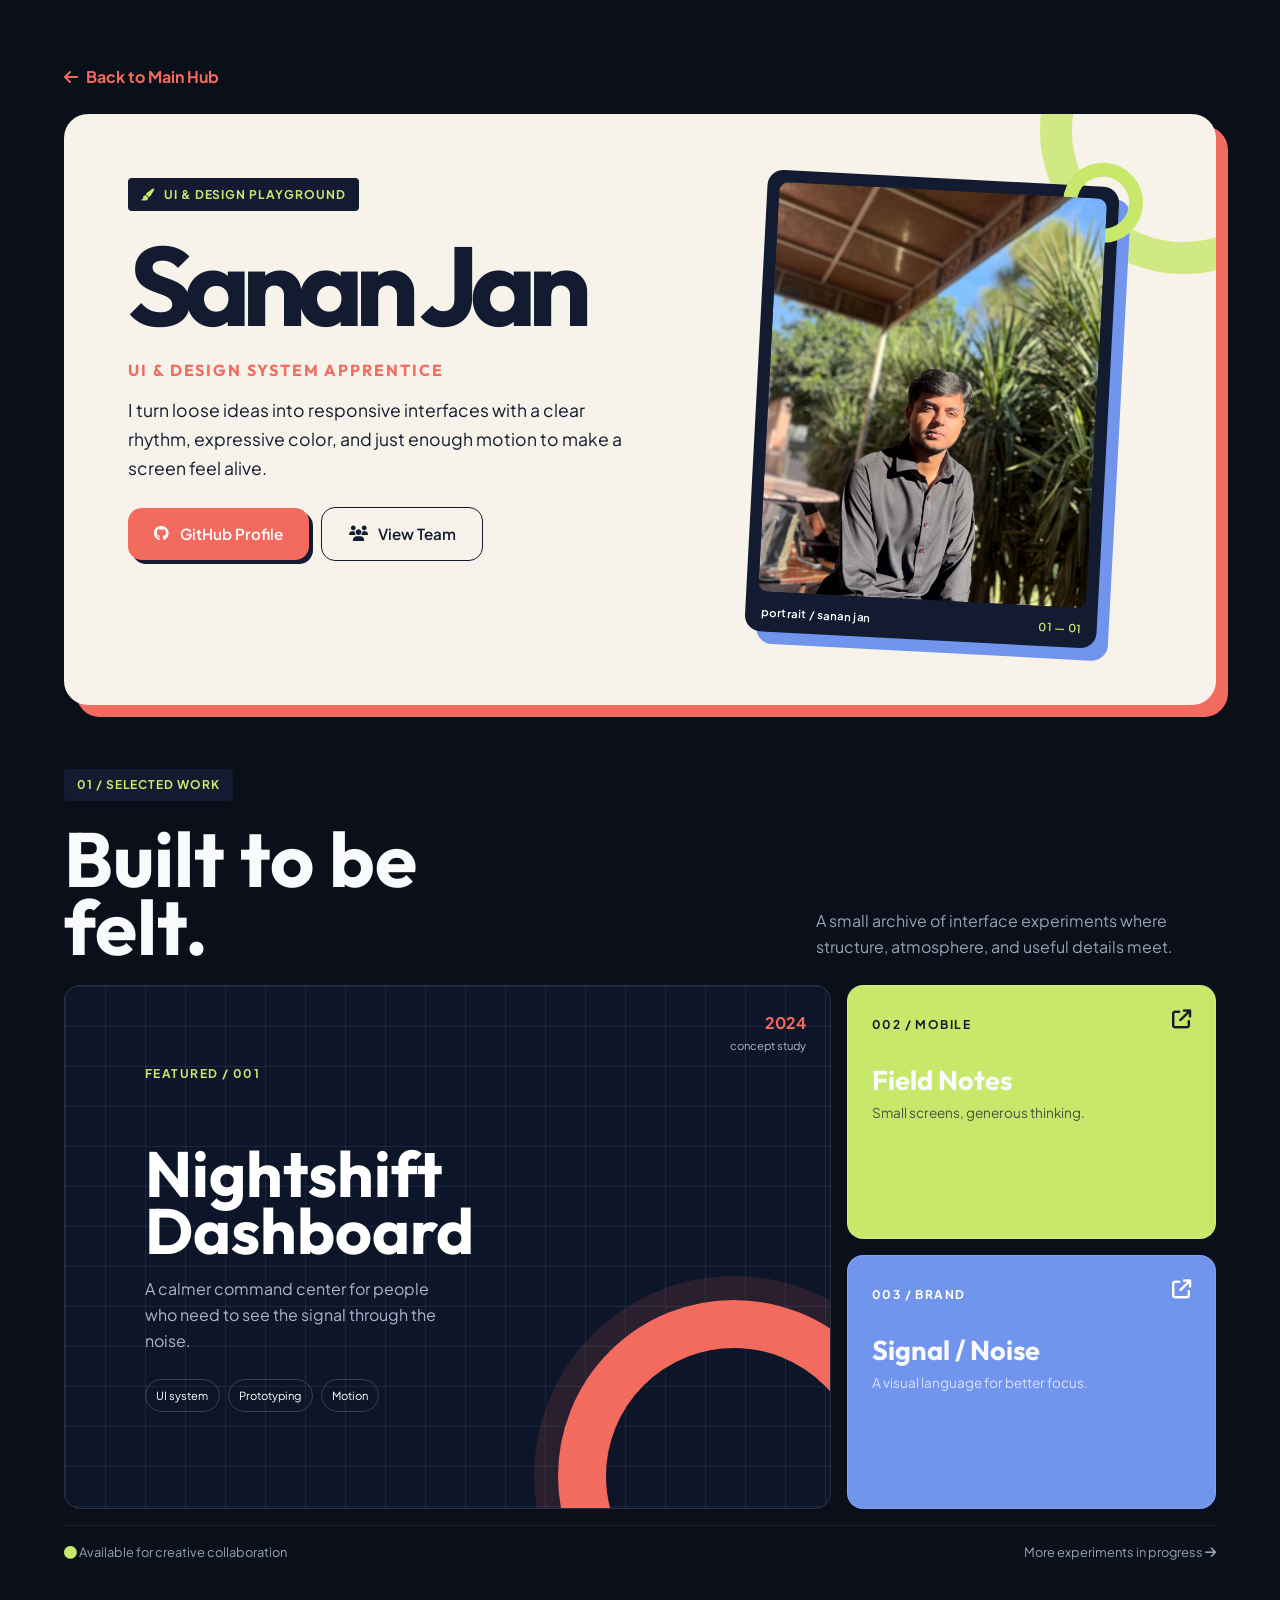
<file: members/sanan.html>
<!DOCTYPE html>
<html lang="en" data-theme="dark">

<head>
  <meta charset="UTF-8">
  <meta name="viewport" content="width=device-width, initial-scale=1.0">
  <title>Sanan Jan | UI &amp; Design Playground</title>
  <link rel="preconnect" href="https://fonts.googleapis.com">
  <link rel="preconnect" href="https://fonts.gstatic.com" crossorigin>
  <link
    href="https://fonts.googleapis.com/css2?family=Outfit:wght@400;600;700;800&family=Plus+Jakarta+Sans:wght@300;400;500;600;700&display=swap"
    rel="stylesheet">
  <link rel="stylesheet" href="https://cdnjs.cloudflare.com/ajax/libs/font-awesome/6.5.1/css/all.min.css">
  <link rel="stylesheet" href="../styles.css">
  <style>
    :root {
      --sanan-ink: #121b2f;
      --sanan-paper: #f7f3eb;
      --sanan-coral: #f26b5e;
      --sanan-lime: #c8e86b;
      --sanan-blue: #7194ed;
    }

    .member-page {
      padding-top: 4rem;
      min-height: 100vh;
      padding-bottom: 5rem;
    }

    .back-btn {
      display: inline-flex;
      align-items: center;
      gap: 0.5rem;
      margin-bottom: 1.5rem;
      color: var(--sanan-coral);
      font-weight: 700;
    }

    .back-btn:hover {
      color: var(--sanan-lime);
    }

    .member-hero {
      position: relative;
      overflow: hidden;
      display: grid;
      grid-template-columns: minmax(0, 1.1fr) minmax(280px, 0.9fr);
      gap: 3rem;
      background: var(--sanan-paper);
      color: var(--sanan-ink);
      border: 0;
      border-radius: 1.5rem;
      padding: clamp(2rem, 5vw, 4rem);
      margin-bottom: 4rem;
      box-shadow: 12px 12px 0 var(--sanan-coral);
    }

    .member-hero::after {
      content: '';
      position: absolute;
      width: 18rem;
      height: 18rem;
      right: -7rem;
      top: -8rem;
      border: 2rem solid var(--sanan-lime);
      border-radius: 50%;
      opacity: 0.8;
    }

    .member-hero h1,
    .member-hero p {
      color: var(--sanan-ink);
    }

    .member-hero h1 {
      font-size: clamp(3.5rem, 9vw, 7rem);
      line-height: 0.9;
      letter-spacing: -0.08em;
      max-width: 7ch;
      margin-bottom: 1.5rem;
    }

    .hero-copy {
      position: relative;
      z-index: 1;
    }

    .hero-copy h3 {
      color: var(--sanan-coral);
      font-size: 1rem;
      text-transform: uppercase;
      letter-spacing: 0.12em;
      margin-bottom: 1rem;
    }

    .hero-copy>p {
      max-width: 32rem;
      font-size: 1.1rem;
      margin-bottom: 1.5rem;
    }

    .member-badge {
      display: inline-flex;
      align-items: center;
      gap: 0.5rem;
      padding: 0.4rem 0.8rem;
      border-radius: 0.25rem;
      background: var(--sanan-ink);
      color: var(--sanan-lime);
      font-size: 0.75rem;
      font-weight: 700;
      text-transform: uppercase;
      letter-spacing: 0.08em;
      margin-bottom: 1.5rem;
    }

    .hero-buttons {
      display: flex;
      flex-wrap: wrap;
      gap: 0.75rem;
    }

    .hero-buttons .btn-primary {
      background: var(--sanan-coral) !important;
      color: #fff;
      box-shadow: 4px 4px 0 var(--sanan-ink);
    }

    .hero-buttons .btn-outline {
      color: var(--sanan-ink);
      border-color: var(--sanan-ink);
    }

    .hero-buttons .btn:hover {
      transform: translate(-2px, -2px);
      box-shadow: 6px 6px 0 var(--sanan-ink);
    }

    .hero-photo {
      position: relative;
      z-index: 1;
      align-self: center;
      width: min(100%, 22rem);
      justify-self: center;
      padding: 0.75rem;
      background: var(--sanan-ink);
      border-radius: 1rem;
      transform: rotate(3deg);
      box-shadow: 12px 12px 0 var(--sanan-blue);
    }

    .hero-photo::before {
      content: '';
      position: absolute;
      width: 5rem;
      height: 5rem;
      top: -1.5rem;
      right: -1.5rem;
      border: 0.9rem solid var(--sanan-lime);
      border-radius: 50%;
      z-index: -1;
    }

    .hero-photo img {
      display: block;
      width: 100%;
      aspect-ratio: 4 / 5;
      object-fit: cover;
      object-position: center 56%;
      border-radius: 0.6rem;
      filter: saturate(0.9) contrast(1.05);
    }

    .photo-caption {
      display: flex;
      justify-content: space-between;
      gap: 1rem;
      padding: 0.8rem 0.25rem 0.1rem;
      color: #fff;
      font: 600 0.7rem var(--font-body);
      letter-spacing: 0.04em;
    }

    .photo-caption span:last-child {
      color: var(--sanan-lime);
    }

    .garden-heading {
      display: flex;
      align-items: end;
      justify-content: space-between;
      gap: 2rem;
      margin-bottom: 1.5rem;
    }

    .garden-heading h2 {
      font-size: clamp(2.5rem, 6vw, 5rem);
      max-width: 7ch;
      line-height: 0.88;
    }

    .garden-heading p {
      max-width: 25rem;
    }

    .garden-stage {
      position: relative;
      min-height: 33rem;
      overflow: hidden;
      background: var(--sanan-ink);
      border-radius: 1.25rem;
      padding: clamp(1.25rem, 4vw, 3rem);
    }

    .garden-stage::before {
      content: '';
      position: absolute;
      inset: 0;
      opacity: 0.3;
      background-image: linear-gradient(rgba(255, 255, 255, 0.08) 1px, transparent 1px), linear-gradient(90deg, rgba(255, 255, 255, 0.08) 1px, transparent 1px);
      background-size: 3rem 3rem;
    }

    .garden-orb {
      position: absolute;
      width: 20rem;
      height: 20rem;
      top: -8rem;
      right: 8%;
      border-radius: 50%;
      background: var(--sanan-coral);
      box-shadow: 0 0 0 2rem rgba(242, 107, 94, 0.12), 0 0 0 4rem rgba(242, 107, 94, 0.08);
    }

    .garden-window {
      position: relative;
      z-index: 1;
      width: min(100%, 38rem);
      background: var(--sanan-paper);
      color: var(--sanan-ink);
      border-radius: 0.75rem;
      padding: 1rem;
      box-shadow: 1.5rem 1.5rem 0 var(--sanan-blue);
      transform: rotate(-2deg);
    }

    .window-bar {
      display: flex;
      align-items: center;
      justify-content: space-between;
      padding-bottom: 1rem;
      border-bottom: 1px solid rgba(18, 27, 47, 0.15);
      color: #697185;
      font-size: 0.7rem;
      font-weight: 700;
    }

    .window-dots {
      display: flex;
      gap: 0.35rem;
    }

    .window-dots i {
      width: 0.45rem;
      height: 0.45rem;
      display: block;
      border-radius: 50%;
      background: var(--sanan-coral);
    }

    .window-dots i:nth-child(2) {
      background: var(--sanan-lime);
    }

    .window-dots i:nth-child(3) {
      background: var(--sanan-blue);
    }

    .window-content {
      display: grid;
      grid-template-columns: 1fr 0.8fr;
      gap: 1rem;
      padding: 2rem 1rem 1rem;
    }

    .window-content h3 {
      color: var(--sanan-ink);
      font-size: clamp(2rem, 5vw, 3.75rem);
      line-height: 0.9;
      margin-bottom: 1rem;
    }

    .window-content p {
      color: #596276;
      font-size: 0.85rem;
    }

    .window-art {
      position: relative;
      min-height: 12rem;
      border-radius: 0.5rem;
      background: var(--sanan-lime);
      overflow: hidden;
    }

    .window-art::before,
    .window-art::after {
      content: '';
      position: absolute;
      border: 1.5rem solid var(--sanan-blue);
      border-radius: 50%;
    }

    .window-art::before {
      width: 9rem;
      height: 9rem;
      right: -3rem;
      top: -2rem;
    }

    .window-art::after {
      width: 4rem;
      height: 4rem;
      left: 1rem;
      bottom: 1rem;
      border-color: var(--sanan-coral);
    }

    .garden-token {
      position: absolute;
      z-index: 2;
      display: inline-flex;
      align-items: center;
      gap: 0.45rem;
      padding: 0.6rem 0.8rem;
      border-radius: 0.35rem;
      background: #fff;
      color: var(--sanan-ink);
      font-size: 0.75rem;
      font-weight: 700;
      box-shadow: 0.4rem 0.4rem 0 rgba(0, 0, 0, 0.18);
      animation: float-token 4s ease-in-out infinite;
    }

    .garden-token i {
      color: var(--sanan-coral);
    }

    .token-one {
      top: 20%;
      right: 8%;
    }

    .token-two {
      bottom: 18%;
      right: 15%;
      animation-delay: -1.5s;
    }

    .token-three {
      bottom: 8%;
      left: 8%;
      animation-delay: -3s;
    }

    .process-rail {
      display: grid;
      grid-template-columns: repeat(3, 1fr);
      gap: 1rem;
      margin-top: 1.25rem;
    }

    .process-step {
      padding-top: 1rem;
      border-top: 2px solid var(--sanan-coral);
    }

    .process-step strong {
      display: block;
      color: var(--sanan-coral);
      font-size: 0.75rem;
      margin-bottom: 0.35rem;
    }

    .process-step span {
      color: var(--text-secondary);
      font-size: 0.9rem;
    }

    @keyframes float-token {

      0%,
      100% {
        transform: translateY(0) rotate(2deg);
      }

      50% {
        transform: translateY(-0.6rem) rotate(-2deg);
      }
    }

    @media (prefers-reduced-motion: reduce) {
      .garden-token {
        animation: none;
      }
    }

    @media (max-width: 760px) {
      .member-hero {
        grid-template-columns: 1fr;
        box-shadow: 7px 7px 0 var(--sanan-coral);
      }

      .hero-photo {
        width: min(100%, 19rem);
      }

      .garden-heading {
        display: block;
      }

      .garden-heading p {
        margin-top: 1rem;
      }

      .garden-window {
        box-shadow: 0.75rem 0.75rem 0 var(--sanan-blue);
      }

      .window-content {
        grid-template-columns: 1fr;
      }

      .window-art {
        min-height: 8rem;
      }

      .process-rail {
        grid-template-columns: 1fr;
        gap: 0.75rem;
      }
    }

    .work-heading { display: flex; align-items: end; justify-content: space-between; gap: 2rem; margin-bottom: 1.5rem; }
    .work-heading h2 { font-size: clamp(2.5rem, 6vw, 5rem); max-width: 7ch; line-height: 0.88; }
    .work-heading p { max-width: 25rem; }
    .workboard { display: grid; grid-template-columns: 1.35fr 0.65fr; gap: 1rem; }
    .project-feature, .project-mini { position: relative; overflow: hidden; border: 1px solid rgba(255,255,255,0.12); border-radius: 1rem; background: #0d1528; }
    .project-feature { min-height: 30rem; padding: clamp(1.5rem, 4vw, 3rem); }
    .project-feature::before { content: ''; position: absolute; inset: 0; background-image: linear-gradient(rgba(113,148,237,0.13) 1px, transparent 1px), linear-gradient(90deg, rgba(113,148,237,0.13) 1px, transparent 1px); background-size: 2.5rem 2.5rem; }
    .project-feature::after { content: ''; position: absolute; width: 22rem; height: 22rem; right: -5rem; bottom: -9rem; border: 3rem solid var(--sanan-coral); border-radius: 50%; box-shadow: 0 0 0 1.5rem rgba(242,107,94,0.12); }
    .project-content { position: relative; z-index: 1; max-width: 23rem; }
    .project-number { color: var(--sanan-lime); font: 700 0.75rem var(--font-body); letter-spacing: 0.12em; }
    .project-feature h3 { margin: 4rem 0 1rem; color: #fff; font-size: clamp(2.25rem, 5vw, 4.5rem); line-height: 0.9; }
    .project-feature p { color: #aab5cc; max-width: 20rem; }
    .project-tags { display: flex; flex-wrap: wrap; gap: 0.5rem; margin-top: 1.5rem; }
    .project-tags span { padding: 0.4rem 0.65rem; border: 1px solid rgba(255,255,255,0.18); border-radius: 999px; color: #fff; font-size: 0.7rem; }
    .project-meta { position: absolute; z-index: 1; right: 1.5rem; top: 1.5rem; color: #aab5cc; font-size: 0.7rem; text-align: right; }
    .project-meta strong { display: block; color: var(--sanan-coral); font-size: 1rem; }
    .project-stack { display: grid; gap: 1rem; }
    .project-mini { min-height: 14.5rem; padding: 1.5rem; }
    .project-mini:first-child { background: var(--sanan-lime); color: var(--sanan-ink); }
    .project-mini:last-child { background: var(--sanan-blue); color: #fff; }
    .project-mini h4 { margin: 2rem 0 0.5rem; font-size: 1.7rem; line-height: 0.95; }
    .project-mini p { color: inherit; opacity: 0.72; font-size: 0.85rem; }
    .project-mini i { float: right; font-size: 1.2rem; }
    .work-footer { display: flex; justify-content: space-between; gap: 1rem; margin-top: 1rem; padding-top: 1rem; border-top: 1px solid var(--border-color); color: var(--text-secondary); font-size: 0.8rem; }
    @media (max-width: 760px) { .work-heading { display: block; } .work-heading p { margin-top: 1rem; } .workboard { grid-template-columns: 1fr; } .project-feature { min-height: 27rem; } .project-stack { grid-template-columns: 1fr 1fr; } .project-mini { min-height: 13rem; padding: 1rem; } .project-mini h4 { font-size: 1.35rem; } .work-footer { display: block; } .work-footer span { display: block; margin-bottom: 0.4rem; } }
  </style>
</head>

<body>
  <div class="container member-page">
    <a href="../index.html" class="back-btn"><i class="fa-solid fa-arrow-left"></i> Back to Main Hub</a>

    <div class="member-hero">
      <div class="hero-copy">
        <span class="member-badge"><i class="fa-solid fa-paintbrush"></i> UI &amp; Design Playground</span>
        <h1>Sanan Jan</h1>
        <h3>UI &amp; design system apprentice</h3>
        <p>I turn loose ideas into responsive interfaces with a clear rhythm, expressive color, and just enough motion
          to make a screen feel alive.</p>
        <div class="hero-buttons">
          <a href="https://github.com/sanan14356" target="_blank" rel="noopener noreferrer" class="btn btn-primary"><i
              class="fa-brands fa-github"></i><span>GitHub Profile</span></a>
          <a href="../index.html#team" class="btn btn-outline"><i class="fa-solid fa-users"></i><span>View
              Team</span></a>
        </div>
      </div>
      <div class="hero-photo">
        <img src="../sanan.jpeg" alt="Portrait of Sanan Jan outdoors">
        <div class="photo-caption"><span>portrait / sanan jan</span><span>01 — 01</span></div>
      </div>
    </div>

    <section>
      <div class="work-heading"><div><span class="member-badge">01 / selected work</span><h2>Built to be felt.</h2></div><p>A small archive of interface experiments where structure, atmosphere, and useful details meet.</p></div>
      <div class="workboard">
        <article class="project-feature"><div class="project-content"><span class="project-number">FEATURED / 001</span><h3>Nightshift<br>Dashboard</h3><p>A calmer command center for people who need to see the signal through the noise.</p><div class="project-tags"><span>UI system</span><span>Prototyping</span><span>Motion</span></div></div><div class="project-meta"><strong>2024</strong>concept study</div></article>
        <div class="project-stack"><article class="project-mini"><i class="fa-solid fa-arrow-up-right-from-square"></i><span class="project-number" style="color: var(--sanan-ink);">002 / MOBILE</span><h4>Field Notes</h4><p>Small screens, generous thinking.</p></article><article class="project-mini"><i class="fa-solid fa-arrow-up-right-from-square"></i><span class="project-number" style="color: #fff;">003 / BRAND</span><h4>Signal / Noise</h4><p>A visual language for better focus.</p></article></div>
      </div>
      <div class="work-footer"><span><i class="fa-solid fa-circle" style="color: var(--sanan-lime);"></i> Available for creative collaboration</span><span>More experiments in progress <i class="fa-solid fa-arrow-right"></i></span></div>
    </section>
  </div>
</body>

</html>
</file>
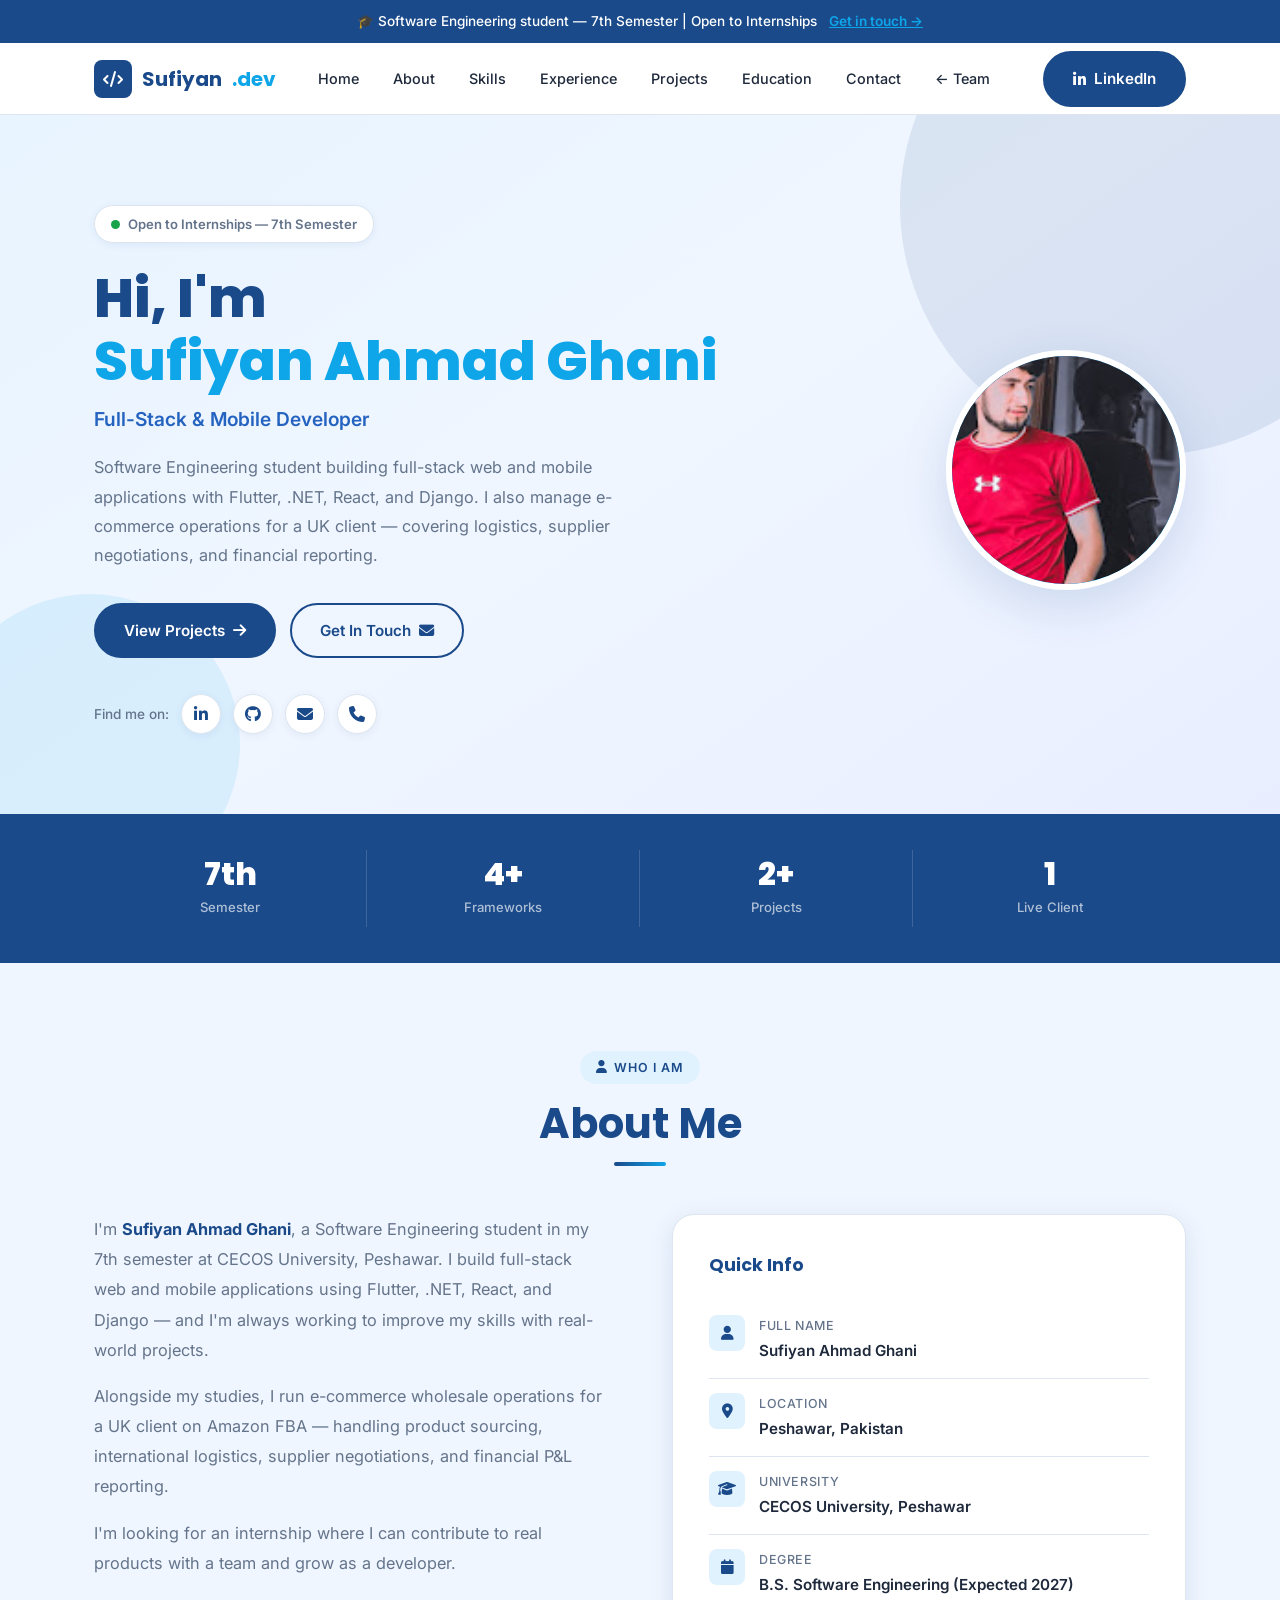
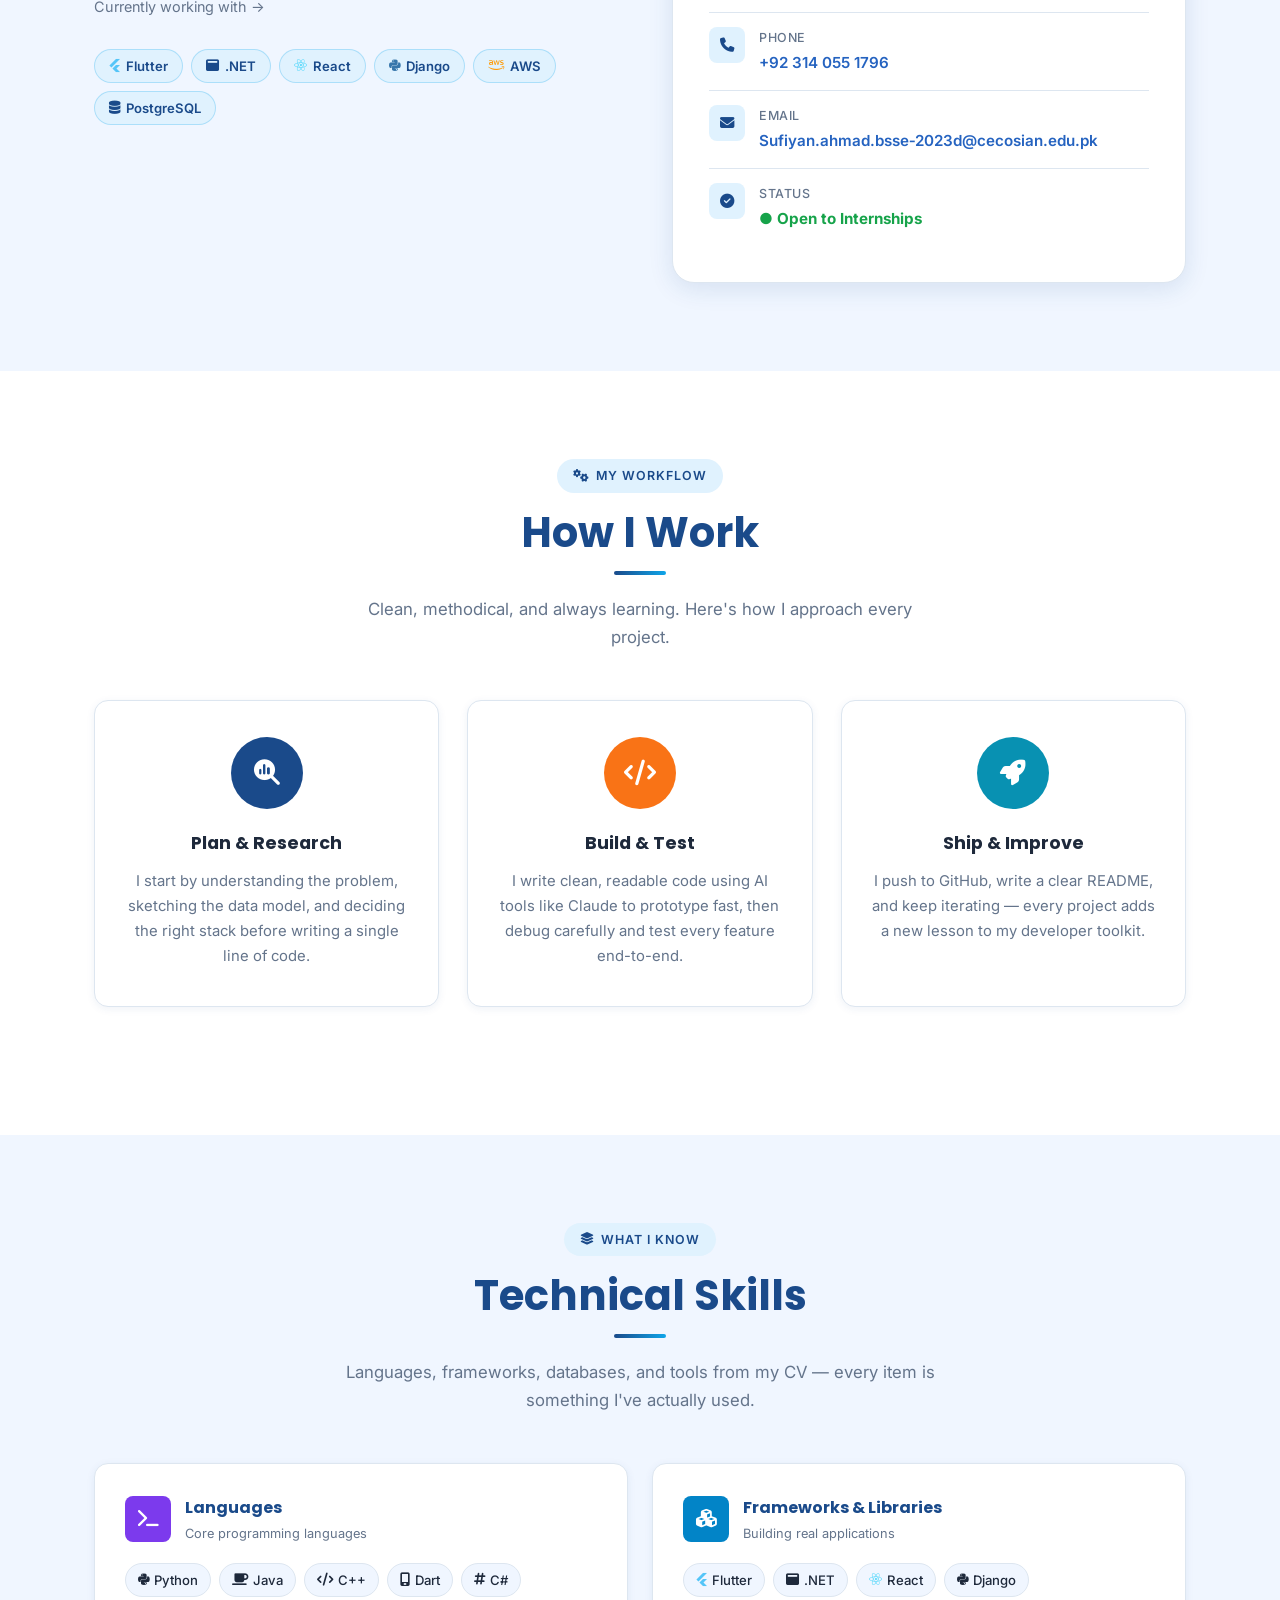
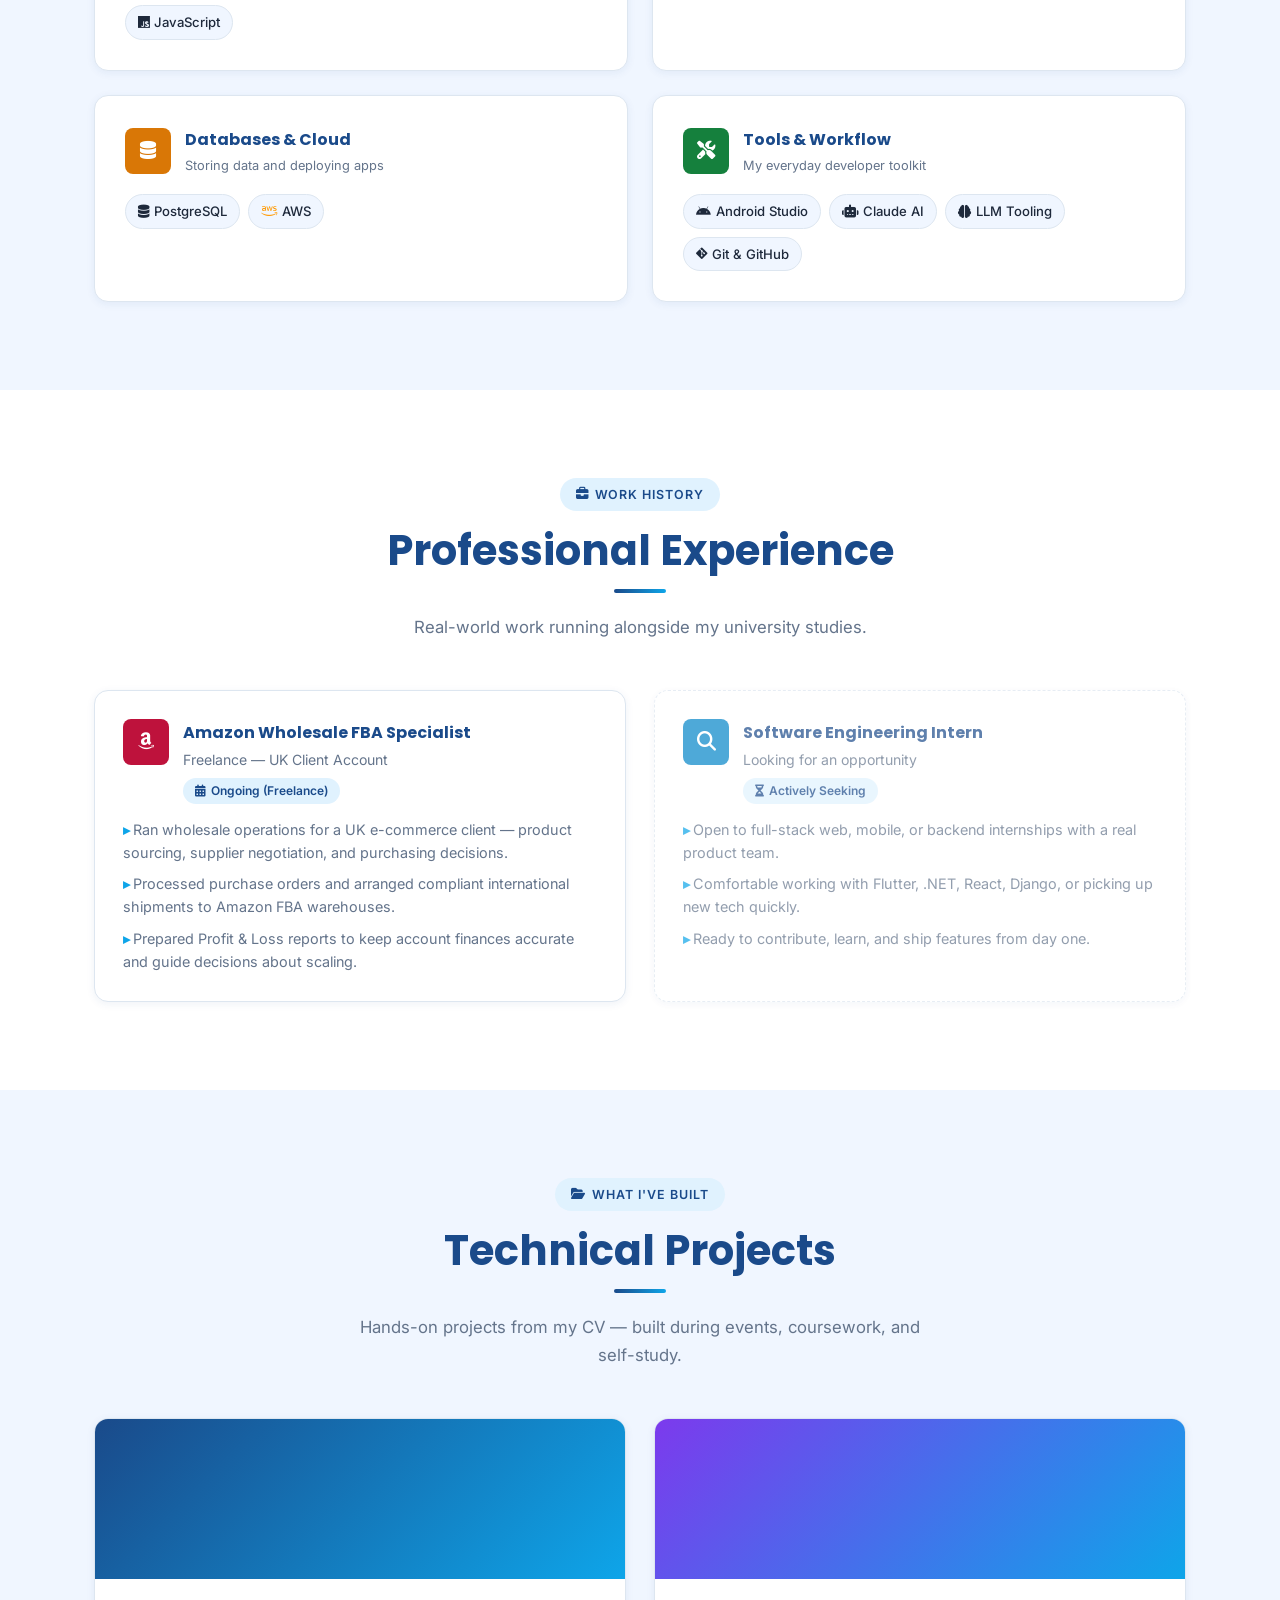
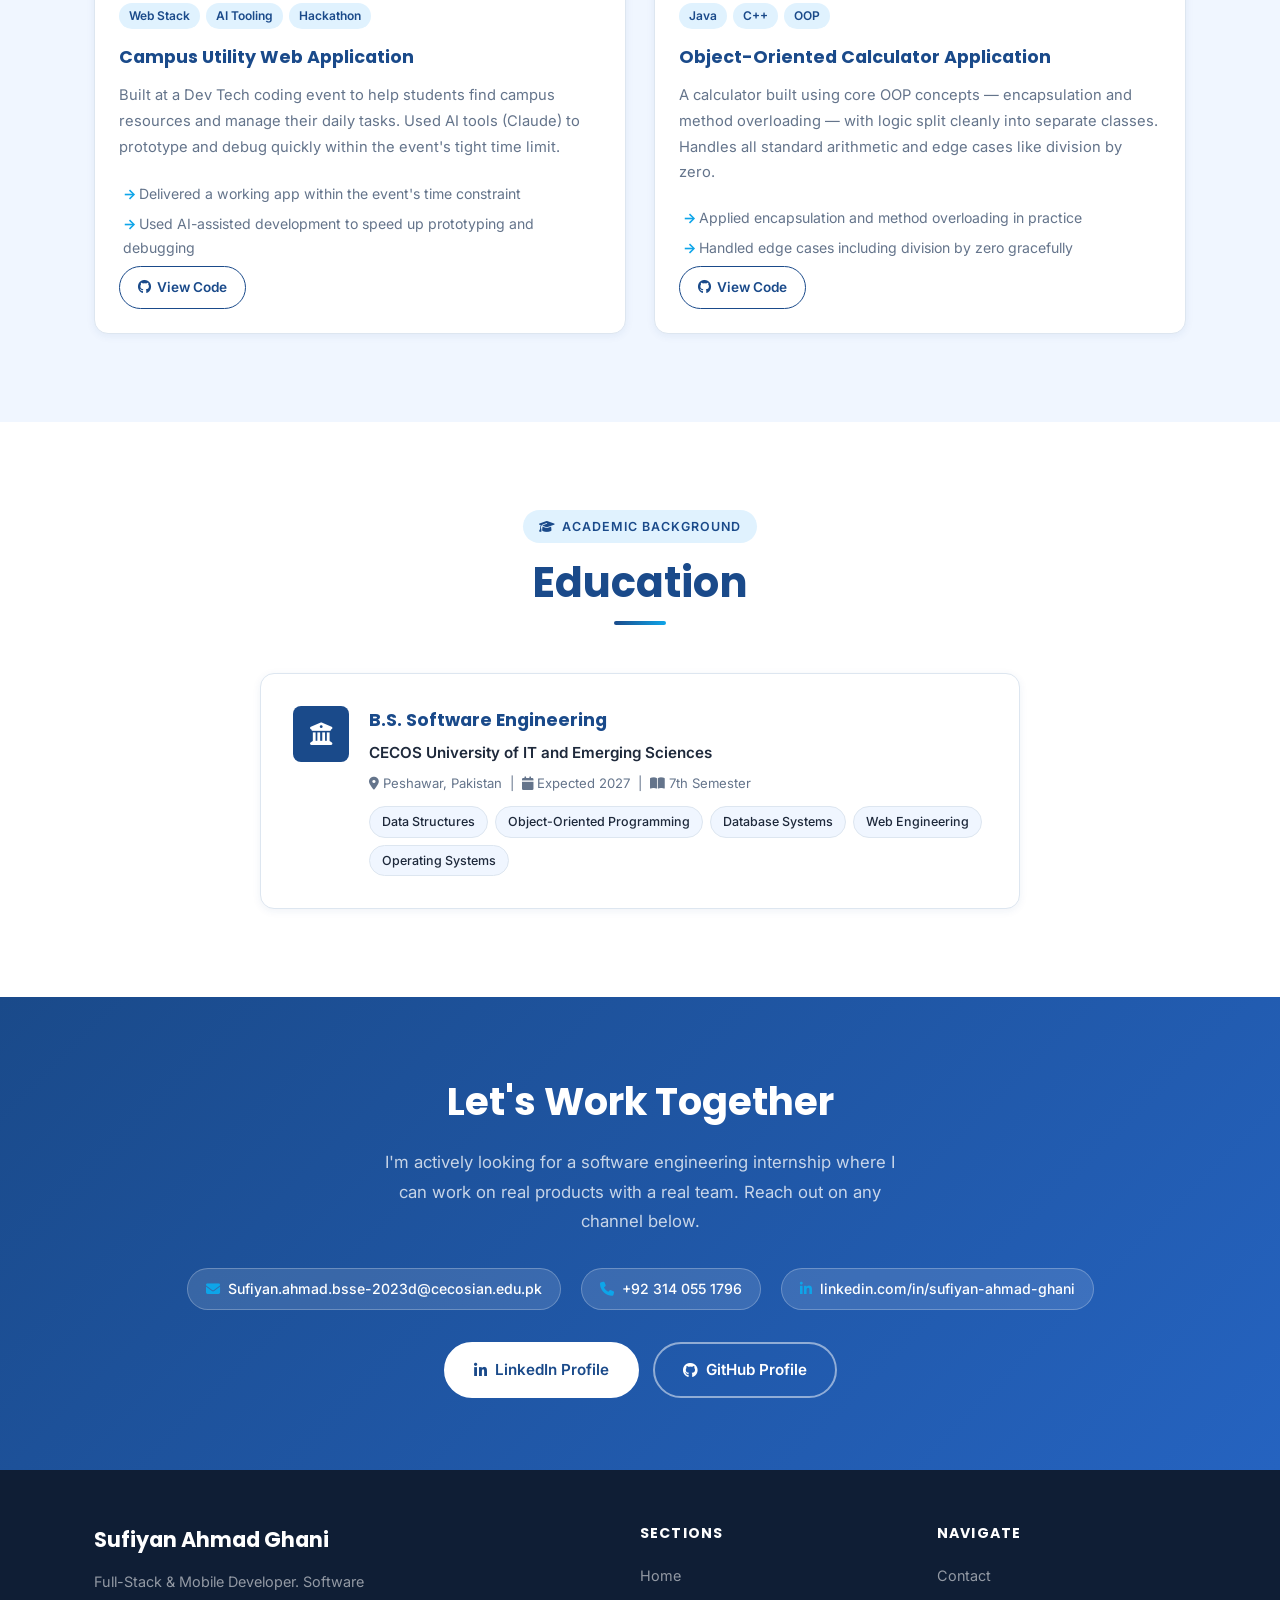
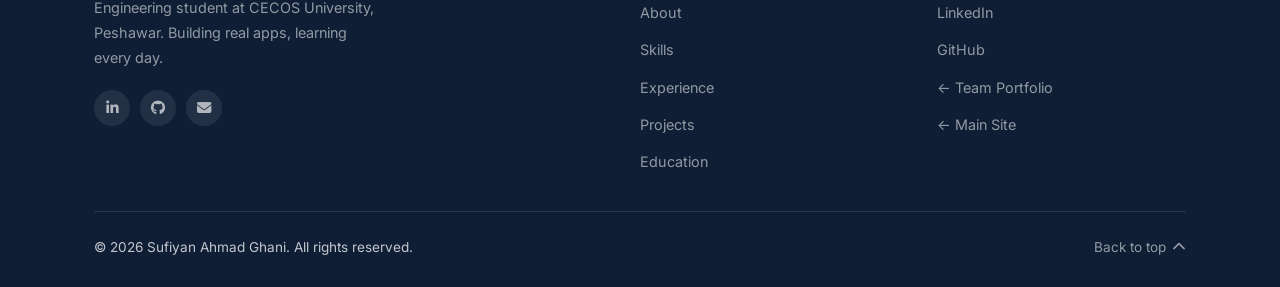
<file: members/sufiyan.html>
<!DOCTYPE html>
<html lang="en">
<head>
  <meta charset="UTF-8" />
  <meta name="viewport" content="width=device-width, initial-scale=1.0" />
  <title>Sufiyan Ahmad Ghani | Full-Stack & Mobile Developer</title>
  <meta name="description" content="Sufiyan Ahmad Ghani — Software Engineering student building full-stack web and mobile apps with Flutter, .NET, React, and Django. Open to internships." />

  <link rel="preconnect" href="https://fonts.googleapis.com" />
  <link rel="preconnect" href="https://fonts.gstatic.com" crossorigin />
  <link href="https://fonts.googleapis.com/css2?family=Inter:wght@300;400;500;600;700&family=Poppins:wght@400;500;600;700;800&display=swap" rel="stylesheet" />
  <link rel="stylesheet" href="https://cdnjs.cloudflare.com/ajax/libs/font-awesome/6.5.1/css/all.min.css" />

  <style>
    /* ── DESIGN TOKENS ──────────────────────────────────────── */
    :root {
      --bg:          #f0f6ff;
      --surface:     #ffffff;
      --primary:     #1a4a8a;
      --primary-lt:  #2563c0;
      --accent:      #0ea5e9;
      --accent-lt:   #e0f2fe;
      --text:        #1e293b;
      --muted:       #64748b;
      --border:      #dde6f0;
      --green:       #16a34a;
      --r-sm: 8px; --r-md: 14px; --r-lg: 22px; --r-full: 999px;
      --sh-sm: 0 2px 8px rgba(26,74,138,.07);
      --sh-md: 0 6px 24px rgba(26,74,138,.12);
      --sh-lg: 0 16px 48px rgba(26,74,138,.15);
      --ease: 0.25s ease;
      --fh: 'Poppins', sans-serif;
      --fb: 'Inter', sans-serif;
      --nav-h: 72px;
    }

    /* ── RESET ──────────────────────────────────────────────── */
    *, *::before, *::after { box-sizing: border-box; margin: 0; padding: 0; }
    html { scroll-behavior: smooth; }
    body { font-family: var(--fb); background: var(--bg); color: var(--text); line-height: 1.7; overflow-x: hidden; }
    a { text-decoration: none; color: inherit; }
    ul { list-style: none; }

    /* ── TOOLTIP (cursor popup on hover) ────────────────────── */
    [data-tip] { position: relative; }
    [data-tip]::after {
      content: attr(data-tip);
      position: absolute;
      bottom: calc(100% + 8px);
      left: 50%;
      transform: translateX(-50%) scale(0.85);
      background: var(--primary);
      color: #fff;
      font-family: var(--fb);
      font-size: 0.72rem;
      font-weight: 500;
      white-space: nowrap;
      padding: 5px 10px;
      border-radius: var(--r-sm);
      pointer-events: none;
      opacity: 0;
      transition: opacity 0.18s ease, transform 0.18s ease;
      z-index: 9999;
    }
    [data-tip]::before {
      content: '';
      position: absolute;
      bottom: calc(100% + 2px);
      left: 50%;
      transform: translateX(-50%) scale(0.85);
      border: 5px solid transparent;
      border-top-color: var(--primary);
      pointer-events: none;
      opacity: 0;
      transition: opacity 0.18s ease, transform 0.18s ease;
      z-index: 9999;
    }
    [data-tip]:hover::after,
    [data-tip]:hover::before {
      opacity: 1;
      transform: translateX(-50%) scale(1);
    }

    /* ── UTILS ──────────────────────────────────────────────── */
    .container { width: 100%; max-width: 1140px; margin: 0 auto; padding: 0 24px; }
    .section    { padding: 88px 0; }
    .section-alt { background: var(--surface); }
    .text-center { text-align: center; }

    .section-label {
      display: inline-flex; align-items: center; gap: 6px;
      background: var(--accent-lt); color: var(--primary);
      font-size: .78rem; font-weight: 600; letter-spacing: .08em;
      text-transform: uppercase; padding: 6px 16px;
      border-radius: var(--r-full); margin-bottom: 14px;
    }
    .section-title {
      font-family: var(--fh); font-size: clamp(1.8rem,4vw,2.6rem);
      font-weight: 700; color: var(--primary); line-height: 1.25; margin-bottom: 12px;
    }
    .section-bar {
      width: 52px; height: 4px;
      background: linear-gradient(90deg, var(--primary), var(--accent));
      border-radius: var(--r-full); margin: 0 auto 20px;
    }
    .section-sub { font-size: 1.05rem; color: var(--muted); max-width: 600px; margin: 0 auto; }

    /* ── BUTTONS ────────────────────────────────────────────── */
    .btn {
      display: inline-flex; align-items: center; gap: 8px;
      font-family: var(--fb); font-size: .95rem; font-weight: 600;
      padding: 13px 28px; border-radius: var(--r-full);
      cursor: pointer; border: 2px solid transparent;
      transition: all var(--ease); white-space: nowrap;
    }
    .btn-primary  { background: var(--primary); color:#fff; border-color:var(--primary); }
    .btn-primary:hover  { background:var(--primary-lt); border-color:var(--primary-lt); transform:translateY(-2px); box-shadow:var(--sh-md); }
    .btn-outline  { background:transparent; color:var(--primary); border-color:var(--primary); }
    .btn-outline:hover  { background:var(--primary); color:#fff; transform:translateY(-2px); }
    .btn-white    { background:#fff; color:var(--primary); border-color:#fff; }
    .btn-white:hover    { background:var(--accent-lt); border-color:var(--accent-lt); transform:translateY(-2px); }
    .btn-ghost    { background:transparent; color:#fff; border:2px solid rgba(255,255,255,.5); }
    .btn-ghost:hover    { background:rgba(255,255,255,.12); border-color:#fff; }

    /* ── TOP BANNER ─────────────────────────────────────────── */
    .top-banner {
      background: var(--primary); color: #fff;
      text-align: center; padding: 10px 24px;
      font-size: .85rem; font-weight: 500;
    }
    .top-banner a { color: var(--accent); font-weight: 600; margin-left: 8px; text-decoration: underline; }

    /* ── STICKY NAVBAR ──────────────────────────────────────── */
    .navbar {
      position: sticky; top: 0; z-index: 1000;
      background: rgba(255,255,255,.97);
      backdrop-filter: blur(10px);
      -webkit-backdrop-filter: blur(10px);
      border-bottom: 1px solid var(--border);
      height: var(--nav-h);
      transition: box-shadow var(--ease);
    }
    .navbar.scrolled { box-shadow: var(--sh-md); }
    .nav-inner { display:flex; align-items:center; justify-content:space-between; height:var(--nav-h); }
    .nav-logo {
      display:flex; align-items:center; gap:10px;
      font-family:var(--fh); font-size:1.25rem; font-weight:700; color:var(--primary);
    }
    .nav-logo-icon {
      width:38px; height:38px; background:var(--primary); border-radius:var(--r-sm);
      display:flex; align-items:center; justify-content:center; color:#fff; font-size:1rem;
    }
    .nav-logo span { color: var(--accent); }
    .nav-links { display:flex; align-items:center; gap:6px; }
    .nav-links a {
      font-size:.9rem; font-weight:500; color:var(--text);
      padding:7px 14px; border-radius:var(--r-sm); transition:all var(--ease);
    }
    .nav-links a:hover, .nav-links a.active { background:var(--accent-lt); color:var(--primary); }
    .nav-cta  { margin-left:12px; }
    .nav-toggle {
      display:none; background:none; border:none;
      cursor:pointer; font-size:1.4rem; color:var(--primary); padding:6px;
    }
    .nav-mobile {
      display:none; flex-direction:column; gap:4px;
      background:#fff; border-top:1px solid var(--border);
      padding:16px 24px 20px; box-shadow:var(--sh-md);
    }
    .nav-mobile.open { display:flex; }
    .nav-mobile a {
      font-size:1rem; font-weight:500; color:var(--text);
      padding:10px 14px; border-radius:var(--r-sm); transition:background var(--ease);
    }
    .nav-mobile a:hover { background:var(--accent-lt); color:var(--primary); }

    /* ── HERO ───────────────────────────────────────────────── */
    .hero {
      background: linear-gradient(145deg,#e8f4ff 0%,#f0f6ff 50%,#e8eeff 100%);
      padding: 90px 0 80px; position:relative; overflow:hidden;
    }
    .hero::before, .hero::after {
      content:''; position:absolute; border-radius:50%; opacity:.1;
    }
    .hero::before { width:500px;height:500px; background:var(--primary); top:-160px;right:-120px; }
    .hero::after  { width:300px;height:300px; background:var(--accent);  bottom:-80px;left:-60px; }
    .hero-inner {
      position:relative; z-index:1;
      display:flex; align-items:center; gap:60px;
    }
    .hero-left { flex:1; }
    .hero-right { flex-shrink:0; display:flex; justify-content:center; }
    .hero-badge {
      display:inline-flex; align-items:center; gap:8px;
      background:#fff; border:1.5px solid var(--border);
      border-radius:var(--r-full); padding:7px 16px;
      font-size:.82rem; font-weight:600; color:var(--muted);
      margin-bottom:24px; box-shadow:var(--sh-sm);
    }
    .hero-badge .dot {
      width:9px;height:9px; background:var(--green); border-radius:50%;
      animation: pulse-dot 1.8s infinite;
    }
    @keyframes pulse-dot {
      0%,100%{ box-shadow:0 0 0 0 rgba(22,163,74,.4); }
      50%    { box-shadow:0 0 0 6px rgba(22,163,74,0); }
    }
    .hero-name {
      font-family:var(--fh); font-size:clamp(2.2rem,5vw,3.4rem);
      font-weight:800; color:var(--primary); line-height:1.15; margin-bottom:10px;
    }
    .hero-name .accent { color:var(--accent); }
    .hero-role { font-size:1.2rem; font-weight:600; color:var(--primary-lt); margin-bottom:18px; }
    .hero-desc { font-size:1.02rem; color:var(--muted); max-width:520px; margin-bottom:32px; line-height:1.8; }
    .hero-buttons { display:flex; flex-wrap:wrap; gap:14px; margin-bottom:36px; }
    .hero-socials { display:flex; align-items:center; gap:12px; }
    .hero-socials p { font-size:.85rem; color:var(--muted); font-weight:500; }
    .social-icon {
      width:40px;height:40px; border-radius:50%;
      border:1.5px solid var(--border); background:#fff;
      display:flex; align-items:center; justify-content:center;
      color:var(--primary); font-size:1rem;
      transition:all var(--ease); box-shadow:var(--sh-sm);
    }
    .social-icon:hover { background:var(--primary); color:#fff; border-color:var(--primary); transform:translateY(-3px); }
    .hero-avatar {
      width:240px;height:240px; border-radius:50%;
      background:linear-gradient(135deg,var(--primary),var(--accent));
      display:flex; align-items:center; justify-content:center;
      font-size:5rem; color:#fff;
      box-shadow:var(--sh-lg); border:6px solid #fff;
      overflow:hidden;               /* keeps the photo clipped to the circle */
      position:relative;
    }
    /* This targets an <img> placed INSIDE .hero-avatar and makes it
       fill the circle perfectly without stretching or spilling out */
    .hero-avatar img {
      width:100%;
      height:100%;
      object-fit:cover;              /* crops the photo to fill the circle, no stretching */
      object-position:center top;    /* keeps faces centered, not cut off at the top */
      border-radius:50%;
    }

    /* ── STATS BAR ──────────────────────────────────────────── */
    .stats { background:var(--primary); padding:36px 0; }
    .stats-grid { display:grid; grid-template-columns:repeat(4,1fr); }
    .stat-item { text-align:center; padding:8px 0; border-right:1px solid rgba(255,255,255,.15); }
    .stat-item:last-child { border-right:none; }
    .stat-number { font-family:var(--fh); font-size:2rem; font-weight:800; color:#fff; line-height:1; }
    .stat-label  { font-size:.82rem; color:rgba(255,255,255,.65); margin-top:6px; font-weight:500; }

    /* ── ABOUT ──────────────────────────────────────────────── */
    .about-grid { display:grid; grid-template-columns:1fr 1fr; gap:64px; align-items:start; }
    .about-text p { font-size:1.02rem; color:var(--muted); margin-bottom:16px; line-height:1.85; }
    .about-text p:last-of-type { margin-bottom:28px; }
    .tags-row { display:flex; flex-wrap:wrap; gap:8px; margin-top:10px; }
    .tag {
      display:inline-flex; align-items:center; gap:6px;
      background:var(--accent-lt); color:var(--primary);
      font-size:.82rem; font-weight:600;
      padding:5px 14px; border-radius:var(--r-full);
      border:1px solid rgba(14,165,233,.25);
      cursor:default;
    }
    .about-card {
      background:var(--surface); border-radius:var(--r-lg);
      padding:36px; box-shadow:var(--sh-md); border:1px solid var(--border);
    }
    .about-card-title { font-family:var(--fh); font-size:1.1rem; font-weight:700; color:var(--primary); margin-bottom:20px; }
    .info-row { display:flex; align-items:flex-start; gap:14px; padding:14px 0; border-bottom:1px solid var(--border); }
    .info-row:last-child { border-bottom:none; }
    .info-icon {
      width:36px;height:36px; background:var(--accent-lt); border-radius:var(--r-sm);
      display:flex; align-items:center; justify-content:center;
      color:var(--primary); font-size:.9rem; flex-shrink:0;
    }
    .info-label { font-size:.78rem; color:var(--muted); font-weight:500; text-transform:uppercase; letter-spacing:.05em; }
    .info-value { font-size:.95rem; font-weight:600; color:var(--text); margin-top:2px; }
    .info-value a { color:var(--primary-lt); }
    .info-value a:hover { text-decoration:underline; }

    /* ── HOW I WORK ─────────────────────────────────────────── */
    .steps-grid { display:grid; grid-template-columns:repeat(3,1fr); gap:28px; margin:48px 0 40px; }
    .step-card {
      background:var(--surface); border-radius:var(--r-md);
      padding:36px 28px; text-align:center;
      border:1px solid var(--border); box-shadow:var(--sh-sm);
      transition:all var(--ease);
    }
    .step-card:hover { transform:translateY(-6px); box-shadow:var(--sh-lg); border-color:var(--accent); }
    .step-icon-wrap {
      width:72px;height:72px; border-radius:50%;
      display:flex; align-items:center; justify-content:center;
      font-size:1.6rem; color:#fff; margin:0 auto 20px;
    }
    .si-blue   { background:var(--primary); }
    .si-orange { background:#f97316; }
    .si-teal   { background:#0891b2; }
    .step-card-title { font-family:var(--fh); font-size:1.1rem; font-weight:700; color:var(--text); margin-bottom:10px; }
    .step-card-desc  { font-size:.93rem; color:var(--muted); line-height:1.7; }

    /* ── SKILLS ─────────────────────────────────────────────── */
    .skills-grid { display:grid; grid-template-columns:repeat(2,1fr); gap:24px; margin-top:48px; }
    .skill-card {
      background:var(--surface); border-radius:var(--r-md);
      padding:30px; border:1px solid var(--border); box-shadow:var(--sh-sm);
      transition:all var(--ease);
    }
    .skill-card:hover { transform:translateY(-4px); box-shadow:var(--sh-md); border-color:var(--accent); }
    .skill-card-header { display:flex; align-items:center; gap:14px; margin-bottom:18px; }
    .skill-card-icon {
      width:46px;height:46px; border-radius:var(--r-sm);
      display:flex; align-items:center; justify-content:center;
      font-size:1.15rem; color:#fff; flex-shrink:0;
    }
    .sc-purple { background:#7c3aed; }
    .sc-amber  { background:#d97706; }
    .sc-sky    { background:#0284c7; }
    .sc-green  { background:#15803d; }
    .sc-rose   { background:#be123c; }
    .skill-card-title { font-family:var(--fh); font-size:1rem; font-weight:700; color:var(--primary); }
    .skill-card-sub   { font-size:.8rem; color:var(--muted); margin-top:2px; }
    .pill-row { display:flex; flex-wrap:wrap; gap:8px; }
    .pill {
      display:inline-flex; align-items:center; gap:5px;
      background:var(--bg); color:var(--text);
      font-size:.82rem; font-weight:500;
      padding:5px 12px; border-radius:var(--r-full);
      border:1px solid var(--border); transition:all var(--ease);
      cursor:default;
    }
    .pill:hover { background:var(--accent-lt); border-color:var(--accent); color:var(--primary); }

    /* ── EXPERIENCE / PROJECTS SECTION ─────────────────────── */
    .exp-grid { display:grid; grid-template-columns:repeat(2,1fr); gap:28px; margin-top:48px; }

    /* ── PROJECTS ───────────────────────────────────────────── */
    .projects-grid { display:grid; grid-template-columns:repeat(2,1fr); gap:28px; margin-top:48px; }
    .project-card {
      background:var(--surface); border-radius:var(--r-md);
      overflow:hidden; border:1px solid var(--border); box-shadow:var(--sh-sm);
      transition:all var(--ease); display:flex; flex-direction:column;
    }
    .project-card:hover { transform:translateY(-6px); box-shadow:var(--sh-lg); }
    .project-banner {
      height:160px; display:flex; align-items:center; justify-content:center;
      font-size:3rem; color:rgba(255,255,255,.9);
    }
    .pb-1 { background:linear-gradient(135deg,#1a4a8a,#0ea5e9); }
    .pb-2 { background:linear-gradient(135deg,#7c3aed,#0ea5e9); }
    .pb-3 { background:linear-gradient(135deg,#d97706,#f97316); }
    .project-content { padding:24px; flex:1; display:flex; flex-direction:column; }
    .project-tech { display:flex; flex-wrap:wrap; gap:6px; margin-bottom:14px; }
    .tech-tag {
      background:var(--accent-lt); color:var(--primary);
      font-size:.75rem; font-weight:600;
      padding:3px 10px; border-radius:var(--r-full);
    }
    .project-title { font-family:var(--fh); font-size:1.1rem; font-weight:700; color:var(--primary); margin-bottom:10px; }
    .project-desc  { font-size:.92rem; color:var(--muted); line-height:1.75; flex:1; margin-bottom:20px; }
    .project-links { display:flex; gap:10px; flex-wrap:wrap; }
    .project-btn {
      display:inline-flex; align-items:center; gap:6px;
      font-size:.85rem; font-weight:600; padding:9px 18px;
      border-radius:var(--r-full); border:1.5px solid var(--primary);
      color:var(--primary); transition:all var(--ease);
    }
    .project-btn:hover { background:var(--primary); color:#fff; }
    .project-bullet { font-size:.88rem; color:var(--muted); margin-bottom:6px; padding-left:4px; }
    .project-bullet::before { content:"→ "; color:var(--accent); font-weight:700; }

    /* ── EXPERIENCE CARD ────────────────────────────────────── */
    .exp-card {
      background:var(--surface); border-radius:var(--r-md);
      padding:28px; border:1px solid var(--border); box-shadow:var(--sh-sm);
      transition:all var(--ease); display:flex; flex-direction:column; gap:14px;
    }
    .exp-card:hover { transform:translateY(-4px); box-shadow:var(--sh-md); border-color:var(--accent); }
    .exp-card-header { display:flex; align-items:flex-start; gap:14px; }
    .exp-icon {
      width:46px;height:46px; border-radius:var(--r-sm); flex-shrink:0;
      display:flex; align-items:center; justify-content:center;
      font-size:1.2rem; color:#fff;
    }
    .exp-title { font-family:var(--fh); font-size:1rem; font-weight:700; color:var(--primary); }
    .exp-company { font-size:.88rem; color:var(--muted); margin-top:2px; }
    .exp-period {
      display:inline-flex; align-items:center; gap:5px;
      background:var(--accent-lt); color:var(--primary);
      font-size:.75rem; font-weight:600;
      padding:3px 12px; border-radius:var(--r-full); margin-top:6px;
    }
    .exp-bullets { display:flex; flex-direction:column; gap:8px; }
    .exp-bullet { font-size:.9rem; color:var(--muted); line-height:1.6; }
    .exp-bullet::before { content:"▸ "; color:var(--accent); font-weight:700; }

    /* ── CTA SECTION ────────────────────────────────────────── */
    .cta-section {
      background:linear-gradient(135deg,var(--primary) 0%,#2563c0 100%);
      padding:72px 0; text-align:center; color:#fff;
    }
    .cta-section h2 { font-family:var(--fh); font-size:clamp(1.7rem,3.5vw,2.4rem); font-weight:700; margin-bottom:14px; }
    .cta-section p  { font-size:1.05rem; color:rgba(255,255,255,.75); max-width:520px; margin:0 auto 32px; line-height:1.75; }
    .cta-buttons { display:flex; justify-content:center; flex-wrap:wrap; gap:14px; }

    /* ── CONTACT INFO STRIP ─────────────────────────────────── */
    .contact-strip {
      display:flex; justify-content:center; flex-wrap:wrap; gap:20px;
      margin-bottom:32px;
    }
    .contact-chip {
      display:inline-flex; align-items:center; gap:8px;
      background:rgba(255,255,255,.12); border:1px solid rgba(255,255,255,.25);
      border-radius:var(--r-full); padding:8px 18px;
      font-size:.88rem; color:#fff; font-weight:500;
      transition:all var(--ease);
    }
    .contact-chip:hover { background:rgba(255,255,255,.22); }
    .contact-chip i { color:var(--accent); }

    /* ── FOOTER ─────────────────────────────────────────────── */
    .footer { background:#0f1e35; color:rgba(255,255,255,.75); padding:52px 0 28px; }
    .footer-top {
      display:grid; grid-template-columns:2fr 1fr 1fr; gap:48px;
      padding-bottom:36px; border-bottom:1px solid rgba(255,255,255,.1);
    }
    .footer-brand-name { font-family:var(--fh); font-size:1.3rem; font-weight:700; color:#fff; margin-bottom:12px; }
    .footer-brand-desc { font-size:.9rem; line-height:1.75; color:rgba(255,255,255,.55); max-width:280px; margin-bottom:20px; }
    .footer-socials { display:flex; gap:10px; }
    .footer-social {
      width:36px;height:36px; background:rgba(255,255,255,.08);
      border-radius:50%; display:flex; align-items:center; justify-content:center;
      color:rgba(255,255,255,.65); font-size:.9rem; transition:all var(--ease);
    }
    .footer-social:hover { background:var(--accent); color:#fff; }
    .footer-col-title { font-family:var(--fh); font-size:.88rem; font-weight:700; color:#fff; text-transform:uppercase; letter-spacing:.08em; margin-bottom:16px; }
    .footer-col ul { display:flex; flex-direction:column; gap:10px; }
    .footer-col a { font-size:.9rem; color:rgba(255,255,255,.55); transition:color var(--ease); }
    .footer-col a:hover { color:#fff; }
    .footer-bottom { display:flex; align-items:center; justify-content:space-between; padding-top:24px; font-size:.85rem; }
    .back-top { display:inline-flex; align-items:center; gap:6px; font-size:.85rem; color:rgba(255,255,255,.55); transition:color var(--ease); }
    .back-top:hover { color:#fff; }

    /* ── EDUCATION SECTION ──────────────────────────────────── */
    .edu-card {
      background:var(--surface); border-radius:var(--r-md);
      padding:32px; border:1px solid var(--border); box-shadow:var(--sh-sm);
      display:flex; gap:20px; align-items:flex-start;
      transition:all var(--ease);
    }
    .edu-card:hover { transform:translateY(-4px); box-shadow:var(--sh-md); border-color:var(--accent); }
    .edu-icon {
      width:56px;height:56px; background:var(--primary); border-radius:var(--r-sm);
      display:flex; align-items:center; justify-content:center;
      font-size:1.4rem; color:#fff; flex-shrink:0;
    }
    .edu-degree { font-family:var(--fh); font-size:1.1rem; font-weight:700; color:var(--primary); margin-bottom:4px; }
    .edu-school { font-size:.95rem; color:var(--text); font-weight:600; margin-bottom:6px; }
    .edu-period { font-size:.82rem; color:var(--muted); margin-bottom:12px; }
    .edu-courses { display:flex; flex-wrap:wrap; gap:7px; }
    .edu-course {
      background:var(--bg); border:1px solid var(--border);
      color:var(--text); font-size:.78rem; font-weight:500;
      padding:4px 12px; border-radius:var(--r-full);
    }

    /* ── RESPONSIVE ─────────────────────────────────────────── */
    @media(max-width:900px){
      .hero-inner   { flex-direction:column; text-align:center; }
      .hero-badge   { margin:0 auto 24px; }
      .hero-desc    { margin-left:auto; margin-right:auto; }
      .hero-buttons { justify-content:center; }
      .hero-socials { justify-content:center; }
      .hero-right   { order:-1; }
      .hero-avatar  { width:180px;height:180px; font-size:4rem; }
      .about-grid   { grid-template-columns:1fr; gap:36px; }
      .steps-grid   { grid-template-columns:1fr; }
      .skills-grid  { grid-template-columns:1fr; }
      .projects-grid{ grid-template-columns:1fr; }
      .exp-grid     { grid-template-columns:1fr; }
      .stats-grid   { grid-template-columns:repeat(2,1fr); gap:20px; }
      .stat-item    { border-right:none; }
      .footer-top   { grid-template-columns:1fr; gap:28px; }
      .footer-bottom{ flex-direction:column; gap:12px; text-align:center; }
    }
    @media(max-width:640px){
      .section      { padding:60px 0; }
      .nav-links    { display:none; }
      .nav-cta      { display:none; }
      .nav-toggle   { display:block; }
      .hero         { padding:60px 0; }
    }
  </style>
</head>

<body>

  <!-- TOP BANNER -->
  <div class="top-banner">
    🎓 Software Engineering student — 7th Semester | Open to Internships
    <a href="#contact">Get in touch →</a>
  </div>

  <!-- STICKY NAVBAR -->
  <nav class="navbar" id="navbar">
    <div class="container">
      <div class="nav-inner">
        <a href="#home" class="nav-logo" data-tip="Back to top">
          <div class="nav-logo-icon"><i class="fa-solid fa-code"></i></div>
          Sufiyan<span>.dev</span>
        </a>
        <div class="nav-links" id="nav-links">
          <a href="#home"       class="active">Home</a>
          <a href="#about">About</a>
          <a href="#skills">Skills</a>
          <a href="#experience">Experience</a>
          <a href="#projects">Projects</a>
          <a href="#education">Education</a>
          <a href="#contact">Contact</a>
          <a href="../index.html#team">← Team</a>
        </div>
        <a href="https://linkedin.com/in/sufiyan-ahmad-ghani"
           target="_blank" rel="noopener noreferrer"
           class="btn btn-primary nav-cta"
           data-tip="View LinkedIn Profile">
          <i class="fa-brands fa-linkedin-in"></i> LinkedIn
        </a>
        <button class="nav-toggle" id="nav-toggle" aria-label="Toggle menu">
          <i class="fa-solid fa-bars"></i>
        </button>
      </div>
    </div>
    <div class="nav-mobile" id="nav-mobile">
      <a href="#home">Home</a>
      <a href="#about">About</a>
      <a href="#skills">Skills</a>
      <a href="#experience">Experience</a>
      <a href="#projects">Projects</a>
      <a href="#education">Education</a>
      <a href="#contact">Contact</a>
      <a href="../index.html#team">← Team Portfolio</a>
    </div>
  </nav>


  <!-- HERO -->
  <section class="hero" id="home">
    <div class="container">
      <div class="hero-inner">
        <div class="hero-left">
          <div class="hero-badge">
            <span class="dot"></span>
            Open to Internships — 7th Semester
          </div>
          <h1 class="hero-name">
            Hi, I'm<br />
            <span class="accent">Sufiyan Ahmad Ghani</span>
          </h1>
          <p class="hero-role">Full-Stack &amp; Mobile Developer</p>
          <p class="hero-desc">
            Software Engineering student building full-stack web and mobile
            applications with Flutter, .NET, React, and Django. I also manage
            e-commerce operations for a UK client — covering logistics, supplier
            negotiations, and financial reporting.
          </p>
          <div class="hero-buttons">
            <a href="#projects" class="btn btn-primary" data-tip="See my work">
              View Projects <i class="fa-solid fa-arrow-right"></i>
            </a>
            <a href="#contact" class="btn btn-outline" data-tip="Reach out to me">
              Get In Touch <i class="fa-solid fa-envelope"></i>
            </a>
          </div>
          <div class="hero-socials">
            <p>Find me on:</p>
            <a href="https://linkedin.com/in/sufiyan-ahmad-ghani"
               target="_blank" rel="noopener noreferrer"
               class="social-icon" aria-label="LinkedIn"
               data-tip="LinkedIn">
              <i class="fa-brands fa-linkedin-in"></i>
            </a>
            <a href="https://github.com/1sufiyanahmad"
               target="_blank" rel="noopener noreferrer"
               class="social-icon" aria-label="GitHub"
               data-tip="GitHub">
              <i class="fa-brands fa-github"></i>
            </a>
            <a href="mailto:Sufiyan.ahmad.bsse-2023d@cecosian.edu.pk"
               class="social-icon" aria-label="Email"
               data-tip="Send Email">
              <i class="fa-solid fa-envelope"></i>
            </a>
            <a href="tel:+923140551796"
               class="social-icon" aria-label="Phone"
               data-tip="+92 314 055 1796">
              <i class="fa-solid fa-phone"></i>
            </a>
          </div>
        </div>
        <div class="hero-right">
          <div class="hero-avatar" data-tip="Sufiyan Ahmad Ghani">
            <img src="../assets/images/sufiyan.jpg" alt="Sufiyan Ahmad Ghani" />
          </div>
        </div>
      </div>
    </div>
  </section>


  <!-- STATS BAR -->
  <div class="stats">
    <div class="container">
      <div class="stats-grid">
        <div class="stat-item" data-tip="B.S. Software Engineering — CECOS University">
          <div class="stat-number">7th</div>
          <div class="stat-label">Semester</div>
        </div>
        <div class="stat-item" data-tip="Flutter, .NET, React, Django &amp; more">
          <div class="stat-number">4+</div>
          <div class="stat-label">Frameworks</div>
        </div>
        <div class="stat-item" data-tip="Campus Utility App, OOP Calculator &amp; more">
          <div class="stat-number">2+</div>
          <div class="stat-label">Projects</div>
        </div>
        <div class="stat-item" data-tip="Wholesale FBA for UK client">
          <div class="stat-number">1</div>
          <div class="stat-label">Live Client</div>
        </div>
      </div>
    </div>
  </div>


  <!-- ABOUT -->
  <section class="section" id="about">
    <div class="container">
      <div class="text-center" style="margin-bottom:48px;">
        <span class="section-label"><i class="fa-solid fa-user"></i> Who I Am</span>
        <h2 class="section-title">About Me</h2>
        <div class="section-bar"></div>
      </div>
      <div class="about-grid">
        <div class="about-text">
          <p>
            I'm <strong style="color:var(--primary);">Sufiyan Ahmad Ghani</strong>, a
            Software Engineering student in my 7th semester at CECOS University,
            Peshawar. I build full-stack web and mobile applications using Flutter,
            .NET, React, and Django — and I'm always working to improve my skills
            with real-world projects.
          </p>
          <p>
            Alongside my studies, I run e-commerce wholesale operations for a UK
            client on Amazon FBA — handling product sourcing, international
            logistics, supplier negotiations, and financial P&amp;L reporting.
          </p>
          <p>
            I'm looking for an internship where I can contribute to real products
            with a team and grow as a developer.
          </p>
          <p style="color:var(--muted); font-size:.9rem;">Currently working with →</p>
          <div class="tags-row">
            <span class="tag" data-tip="Cross-platform mobile development"><i class="fa-brands fa-flutter" style="color:#54c5f8;"></i> Flutter</span>
            <span class="tag" data-tip="Microsoft .NET framework"><i class="fa-solid fa-window-maximize"></i> .NET</span>
            <span class="tag" data-tip="Frontend JavaScript library"><i class="fa-brands fa-react" style="color:#61dafb;"></i> React</span>
            <span class="tag" data-tip="Python web framework"><i class="fa-brands fa-python" style="color:#3776ab;"></i> Django</span>
            <span class="tag" data-tip="Cloud infrastructure"><i class="fa-brands fa-aws" style="color:#ff9900;"></i> AWS</span>
            <span class="tag" data-tip="Relational database"><i class="fa-solid fa-database"></i> PostgreSQL</span>
          </div>
        </div>
        <div class="about-card">
          <p class="about-card-title">Quick Info</p>
          <div class="info-row">
            <div class="info-icon" data-tip="Full name"><i class="fa-solid fa-user"></i></div>
            <div>
              <p class="info-label">Full Name</p>
              <p class="info-value">Sufiyan Ahmad Ghani</p>
            </div>
          </div>
          <div class="info-row">
            <div class="info-icon" data-tip="Peshawar, Pakistan"><i class="fa-solid fa-location-dot"></i></div>
            <div>
              <p class="info-label">Location</p>
              <p class="info-value">Peshawar, Pakistan</p>
            </div>
          </div>
          <div class="info-row">
            <div class="info-icon" data-tip="CECOS University"><i class="fa-solid fa-graduation-cap"></i></div>
            <div>
              <p class="info-label">University</p>
              <p class="info-value">CECOS University, Peshawar</p>
            </div>
          </div>
          <div class="info-row">
            <div class="info-icon" data-tip="Expected graduation 2027"><i class="fa-solid fa-calendar"></i></div>
            <div>
              <p class="info-label">Degree</p>
              <p class="info-value">B.S. Software Engineering (Expected 2027)</p>
            </div>
          </div>
          <div class="info-row">
            <div class="info-icon" data-tip="Call or WhatsApp"><i class="fa-solid fa-phone"></i></div>
            <div>
              <p class="info-label">Phone</p>
              <p class="info-value"><a href="tel:+923140551796">+92 314 055 1796</a></p>
            </div>
          </div>
          <div class="info-row">
            <div class="info-icon" data-tip="Send an email"><i class="fa-solid fa-envelope"></i></div>
            <div>
              <p class="info-label">Email</p>
              <p class="info-value">
                <a href="mailto:Sufiyan.ahmad.bsse-2023d@cecosian.edu.pk">
                  Sufiyan.ahmad.bsse&#8209;2023d@cecosian.edu.pk
                </a>
              </p>
            </div>
          </div>
          <div class="info-row">
            <div class="info-icon" data-tip="Open to internships"><i class="fa-solid fa-circle-check"></i></div>
            <div>
              <p class="info-label">Status</p>
              <p class="info-value" style="color:var(--green);font-weight:700;">● Open to Internships</p>
            </div>
          </div>
        </div>
      </div>
    </div>
  </section>


  <!-- HOW I WORK -->
  <section class="section section-alt">
    <div class="container text-center">
      <span class="section-label"><i class="fa-solid fa-gears"></i> My Workflow</span>
      <h2 class="section-title">How I Work</h2>
      <div class="section-bar"></div>
      <p class="section-sub">Clean, methodical, and always learning. Here's how I approach every project.</p>
      <div class="steps-grid">
        <div class="step-card" data-tip="First step in every project">
          <div class="step-icon-wrap si-blue"><i class="fa-solid fa-magnifying-glass-chart"></i></div>
          <h3 class="step-card-title">Plan &amp; Research</h3>
          <p class="step-card-desc">I start by understanding the problem, sketching the data model, and deciding the right stack before writing a single line of code.</p>
        </div>
        <div class="step-card" data-tip="Where the real work happens">
          <div class="step-icon-wrap si-orange"><i class="fa-solid fa-code"></i></div>
          <h3 class="step-card-title">Build &amp; Test</h3>
          <p class="step-card-desc">I write clean, readable code using AI tools like Claude to prototype fast, then debug carefully and test every feature end-to-end.</p>
        </div>
        <div class="step-card" data-tip="Ship it and keep improving">
          <div class="step-icon-wrap si-teal"><i class="fa-solid fa-rocket"></i></div>
          <h3 class="step-card-title">Ship &amp; Improve</h3>
          <p class="step-card-desc">I push to GitHub, write a clear README, and keep iterating — every project adds a new lesson to my developer toolkit.</p>
        </div>
      </div>
    </div>
  </section>


  <!-- SKILLS -->
  <section class="section" id="skills">
    <div class="container">
      <div class="text-center">
        <span class="section-label"><i class="fa-solid fa-layer-group"></i> What I Know</span>
        <h2 class="section-title">Technical Skills</h2>
        <div class="section-bar"></div>
        <p class="section-sub">Languages, frameworks, databases, and tools from my CV — every item is something I've actually used.</p>
      </div>
      <div class="skills-grid">

        <!-- Languages -->
        <div class="skill-card">
          <div class="skill-card-header">
            <div class="skill-card-icon sc-purple" data-tip="Programming languages I know"><i class="fa-solid fa-terminal"></i></div>
            <div>
              <p class="skill-card-title">Languages</p>
              <p class="skill-card-sub">Core programming languages</p>
            </div>
          </div>
          <div class="pill-row">
            <span class="pill" data-tip="Used in Django, scripting"><i class="fa-brands fa-python"></i> Python</span>
            <span class="pill" data-tip="OOP Calculator project"><i class="fa-solid fa-coffee"></i> Java</span>
            <span class="pill" data-tip="OOP projects"><i class="fa-solid fa-code"></i> C++</span>
            <span class="pill" data-tip="Flutter mobile apps"><i class="fa-solid fa-mobile-screen"></i> Dart</span>
            <span class="pill" data-tip=".NET applications"><i class="fa-solid fa-hashtag"></i> C#</span>
            <span class="pill" data-tip="React frontend"><i class="fa-brands fa-js"></i> JavaScript</span>
          </div>
        </div>

        <!-- Frameworks -->
        <div class="skill-card">
          <div class="skill-card-header">
            <div class="skill-card-icon sc-sky" data-tip="Frameworks and libraries I use"><i class="fa-solid fa-cubes"></i></div>
            <div>
              <p class="skill-card-title">Frameworks &amp; Libraries</p>
              <p class="skill-card-sub">Building real applications</p>
            </div>
          </div>
          <div class="pill-row">
            <span class="pill" data-tip="Cross-platform mobile dev"><i class="fa-brands fa-flutter" style="color:#54c5f8;"></i> Flutter</span>
            <span class="pill" data-tip="Microsoft ecosystem"><i class="fa-solid fa-window-maximize"></i> .NET</span>
            <span class="pill" data-tip="Frontend SPA framework"><i class="fa-brands fa-react" style="color:#61dafb;"></i> React</span>
            <span class="pill" data-tip="Python web framework"><i class="fa-brands fa-python"></i> Django</span>
          </div>
        </div>

        <!-- Databases & Cloud -->
        <div class="skill-card">
          <div class="skill-card-header">
            <div class="skill-card-icon sc-amber" data-tip="Databases and cloud platforms"><i class="fa-solid fa-database"></i></div>
            <div>
              <p class="skill-card-title">Databases &amp; Cloud</p>
              <p class="skill-card-sub">Storing data and deploying apps</p>
            </div>
          </div>
          <div class="pill-row">
            <span class="pill" data-tip="Relational database management"><i class="fa-solid fa-database"></i> PostgreSQL</span>
            <span class="pill" data-tip="Amazon Web Services"><i class="fa-brands fa-aws" style="color:#ff9900;"></i> AWS</span>
          </div>
        </div>

        <!-- Tools -->
        <div class="skill-card">
          <div class="skill-card-header">
            <div class="skill-card-icon sc-green" data-tip="Development tools I use daily"><i class="fa-solid fa-screwdriver-wrench"></i></div>
            <div>
              <p class="skill-card-title">Tools &amp; Workflow</p>
              <p class="skill-card-sub">My everyday developer toolkit</p>
            </div>
          </div>
          <div class="pill-row">
            <span class="pill" data-tip="Android &amp; Flutter development"><i class="fa-brands fa-android"></i> Android Studio</span>
            <span class="pill" data-tip="AI-assisted development &amp; prototyping"><i class="fa-solid fa-robot"></i> Claude AI</span>
            <span class="pill" data-tip="Other LLM tools"><i class="fa-solid fa-brain"></i> LLM Tooling</span>
            <span class="pill" data-tip="Version control"><i class="fa-brands fa-git-alt"></i> Git &amp; GitHub</span>
          </div>
        </div>

      </div>
    </div>
  </section>


  <!-- PROFESSIONAL EXPERIENCE -->
  <section class="section section-alt" id="experience">
    <div class="container">
      <div class="text-center">
        <span class="section-label"><i class="fa-solid fa-briefcase"></i> Work History</span>
        <h2 class="section-title">Professional Experience</h2>
        <div class="section-bar"></div>
        <p class="section-sub">Real-world work running alongside my university studies.</p>
      </div>
      <div class="exp-grid" style="margin-top:48px;">
        <div class="exp-card">
          <div class="exp-card-header">
            <div class="exp-icon sc-rose" data-tip="Amazon FBA Wholesale work">
              <i class="fa-brands fa-amazon"></i>
            </div>
            <div>
              <p class="exp-title">Amazon Wholesale FBA Specialist</p>
              <p class="exp-company">Freelance — UK Client Account</p>
              <span class="exp-period"><i class="fa-solid fa-calendar-days"></i> Ongoing (Freelance)</span>
            </div>
          </div>
          <div class="exp-bullets">
            <p class="exp-bullet">Ran wholesale operations for a UK e-commerce client — product sourcing, supplier negotiation, and purchasing decisions.</p>
            <p class="exp-bullet">Processed purchase orders and arranged compliant international shipments to Amazon FBA warehouses.</p>
            <p class="exp-bullet">Prepared Profit &amp; Loss reports to keep account finances accurate and guide decisions about scaling.</p>
          </div>
        </div>

        <!-- Placeholder for future experience -->
        <div class="exp-card" style="border-style:dashed; opacity:0.7;">
          <div class="exp-card-header">
            <div class="exp-icon sc-sky" data-tip="Your next role — looking for internships">
              <i class="fa-solid fa-magnifying-glass"></i>
            </div>
            <div>
              <p class="exp-title">Software Engineering Intern</p>
              <p class="exp-company">Looking for an opportunity</p>
              <span class="exp-period"><i class="fa-solid fa-hourglass-half"></i> Actively Seeking</span>
            </div>
          </div>
          <div class="exp-bullets">
            <p class="exp-bullet">Open to full-stack web, mobile, or backend internships with a real product team.</p>
            <p class="exp-bullet">Comfortable working with Flutter, .NET, React, Django, or picking up new tech quickly.</p>
            <p class="exp-bullet">Ready to contribute, learn, and ship features from day one.</p>
          </div>
        </div>
      </div>
    </div>
  </section>


  <!-- PROJECTS -->
  <section class="section" id="projects">
    <div class="container">
      <div class="text-center">
        <span class="section-label"><i class="fa-solid fa-folder-open"></i> What I've Built</span>
        <h2 class="section-title">Technical Projects</h2>
        <div class="section-bar"></div>
        <p class="section-sub">Hands-on projects from my CV — built during events, coursework, and self-study.</p>
      </div>
      <div class="projects-grid">

        <!-- Project 1: Campus Utility App -->
        <div class="project-card">
          <div class="project-banner pb-1">
            <i class="fa-solid fa-building-columns" data-tip="Campus utility web app"></i>
          </div>
          <div class="project-content">
            <div class="project-tech">
              <span class="tech-tag" data-tip="Web technologies">Web Stack</span>
              <span class="tech-tag" data-tip="AI used for rapid prototyping">AI Tooling</span>
              <span class="tech-tag" data-tip="Built at a live coding event">Hackathon</span>
            </div>
            <h3 class="project-title">Campus Utility Web Application</h3>
            <p class="project-desc">
              Built at a Dev Tech coding event to help students find campus resources
              and manage their daily tasks. Used AI tools (Claude) to prototype and
              debug quickly within the event's tight time limit.
            </p>
            <p class="project-bullet">Delivered a working app within the event's time constraint</p>
            <p class="project-bullet">Used AI-assisted development to speed up prototyping and debugging</p>
            <div class="project-links">
              <a href="https://github.com/1sufiyanahmad"
                 target="_blank" rel="noopener noreferrer"
                 class="project-btn" data-tip="View source code on GitHub">
                <i class="fa-brands fa-github"></i> View Code
              </a>
            </div>
          </div>
        </div>

        <!-- Project 2: OOP Calculator -->
        <div class="project-card">
          <div class="project-banner pb-2">
            <i class="fa-solid fa-calculator" data-tip="OOP Calculator project"></i>
          </div>
          <div class="project-content">
            <div class="project-tech">
              <span class="tech-tag" data-tip="Primary language used">Java</span>
              <span class="tech-tag" data-tip="Also implemented in C++">C++</span>
              <span class="tech-tag" data-tip="Core OOP concepts applied">OOP</span>
            </div>
            <h3 class="project-title">Object-Oriented Calculator Application</h3>
            <p class="project-desc">
              A calculator built using core OOP concepts — encapsulation and method
              overloading — with logic split cleanly into separate classes.
              Handles all standard arithmetic and edge cases like division by zero.
            </p>
            <p class="project-bullet">Applied encapsulation and method overloading in practice</p>
            <p class="project-bullet">Handled edge cases including division by zero gracefully</p>
            <div class="project-links">
              <a href="https://github.com/1sufiyanahmad"
                 target="_blank" rel="noopener noreferrer"
                 class="project-btn" data-tip="View source code on GitHub">
                <i class="fa-brands fa-github"></i> View Code
              </a>
            </div>
          </div>
        </div>

      </div>
    </div>
  </section>


  <!-- EDUCATION -->
  <section class="section section-alt" id="education">
    <div class="container">
      <div class="text-center">
        <span class="section-label"><i class="fa-solid fa-graduation-cap"></i> Academic Background</span>
        <h2 class="section-title">Education</h2>
        <div class="section-bar"></div>
      </div>
      <div style="max-width:760px; margin:48px auto 0;">
        <div class="edu-card">
          <div class="edu-icon" data-tip="CECOS University Peshawar">
            <i class="fa-solid fa-university"></i>
          </div>
          <div>
            <p class="edu-degree">B.S. Software Engineering</p>
            <p class="edu-school">CECOS University of IT and Emerging Sciences</p>
            <p class="edu-period"><i class="fa-solid fa-location-dot"></i> Peshawar, Pakistan &nbsp;|&nbsp; <i class="fa-solid fa-calendar"></i> Expected 2027 &nbsp;|&nbsp; <i class="fa-solid fa-book-open"></i> 7th Semester</p>
            <div class="edu-courses">
              <span class="edu-course" data-tip="Arrays, linked lists, trees, graphs">Data Structures</span>
              <span class="edu-course" data-tip="Classes, inheritance, polymorphism">Object-Oriented Programming</span>
              <span class="edu-course" data-tip="SQL, schema design, normalization">Database Systems</span>
              <span class="edu-course" data-tip="HTML, CSS, JS, backend frameworks">Web Engineering</span>
              <span class="edu-course" data-tip="Processes, memory, file systems">Operating Systems</span>
            </div>
          </div>
        </div>
      </div>
    </div>
  </section>


  <!-- CONTACT / CTA -->
  <section class="cta-section" id="contact">
    <div class="container">
      <h2>Let's Work Together</h2>
      <p>
        I'm actively looking for a software engineering internship where I can
        work on real products with a real team. Reach out on any channel below.
      </p>
      <div class="contact-strip">
        <a href="mailto:Sufiyan.ahmad.bsse-2023d@cecosian.edu.pk"
           class="contact-chip" data-tip="Send me an email">
          <i class="fa-solid fa-envelope"></i>
          Sufiyan.ahmad.bsse-2023d@cecosian.edu.pk
        </a>
        <a href="tel:+923140551796"
           class="contact-chip" data-tip="Call or WhatsApp">
          <i class="fa-solid fa-phone"></i>
          +92 314 055 1796
        </a>
        <a href="https://linkedin.com/in/sufiyan-ahmad-ghani"
           target="_blank" rel="noopener noreferrer"
           class="contact-chip" data-tip="Connect on LinkedIn">
          <i class="fa-brands fa-linkedin-in"></i>
          linkedin.com/in/sufiyan-ahmad-ghani
        </a>
      </div>
      <div class="cta-buttons">
        <a href="https://linkedin.com/in/sufiyan-ahmad-ghani"
           target="_blank" rel="noopener noreferrer"
           class="btn btn-white" data-tip="View LinkedIn profile">
          <i class="fa-brands fa-linkedin-in"></i> LinkedIn Profile
        </a>
        <a href="https://github.com/1sufiyanahmad"
           target="_blank" rel="noopener noreferrer"
           class="btn btn-ghost" data-tip="View GitHub profile">
          <i class="fa-brands fa-github"></i> GitHub Profile
        </a>
      </div>
    </div>
  </section>


  <!-- FOOTER -->
  <footer class="footer">
    <div class="container">
      <div class="footer-top">
        <div>
          <p class="footer-brand-name">Sufiyan Ahmad Ghani</p>
          <p class="footer-brand-desc">
            Full-Stack &amp; Mobile Developer. Software Engineering student at
            CECOS University, Peshawar. Building real apps, learning every day.
          </p>
          <div class="footer-socials">
            <a href="https://linkedin.com/in/sufiyan-ahmad-ghani"
               target="_blank" rel="noopener noreferrer"
               class="footer-social" aria-label="LinkedIn" data-tip="LinkedIn">
              <i class="fa-brands fa-linkedin-in"></i>
            </a>
            <a href="https://github.com/1sufiyanahmad"
               target="_blank" rel="noopener noreferrer"
               class="footer-social" aria-label="GitHub" data-tip="GitHub">
              <i class="fa-brands fa-github"></i>
            </a>
            <a href="mailto:Sufiyan.ahmad.bsse-2023d@cecosian.edu.pk"
               class="footer-social" aria-label="Email" data-tip="Email me">
              <i class="fa-solid fa-envelope"></i>
            </a>
          </div>
        </div>
        <div class="footer-col">
          <p class="footer-col-title">Sections</p>
          <ul>
            <li><a href="#home">Home</a></li>
            <li><a href="#about">About</a></li>
            <li><a href="#skills">Skills</a></li>
            <li><a href="#experience">Experience</a></li>
            <li><a href="#projects">Projects</a></li>
            <li><a href="#education">Education</a></li>
          </ul>
        </div>
        <div class="footer-col">
          <p class="footer-col-title">Navigate</p>
          <ul>
            <li><a href="#contact">Contact</a></li>
            <li><a href="https://linkedin.com/in/sufiyan-ahmad-ghani" target="_blank" rel="noopener noreferrer">LinkedIn</a></li>
            <li><a href="https://github.com/1sufiyanahmad" target="_blank" rel="noopener noreferrer">GitHub</a></li>
            <li><a href="../index.html#team">← Team Portfolio</a></li>
            <li><a href="../index.html">← Main Site</a></li>
          </ul>
        </div>
      </div>
      <div class="footer-bottom">
        <p>&copy; <span id="year"></span> Sufiyan Ahmad Ghani. All rights reserved.</p>
        <a href="#home" class="back-top" data-tip="Scroll to top">
          Back to top <i class="fa-solid fa-chevron-up"></i>
        </a>
      </div>
    </div>
  </footer>


  <!-- JAVASCRIPT — clean, bug-free, all in one place -->
  <script>
    // 1. Copyright year (auto-updates every year)
    document.getElementById('year').textContent = new Date().getFullYear();

    // 2. Navbar shadow when user scrolls down
    const navbar = document.getElementById('navbar');
    window.addEventListener('scroll', function() {
      navbar.classList.toggle('scrolled', window.scrollY > 10);
    }, { passive: true });

    // 3. Mobile hamburger toggle
    const navToggle = document.getElementById('nav-toggle');
    const navMobile = document.getElementById('nav-mobile');

    navToggle.addEventListener('click', function() {
      var isOpen = navMobile.classList.toggle('open');
      var icon = navToggle.querySelector('i');
      icon.className = isOpen ? 'fa-solid fa-xmark' : 'fa-solid fa-bars';
    });

    // Close mobile menu when a link is tapped
    navMobile.querySelectorAll('a').forEach(function(link) {
      link.addEventListener('click', function() {
        navMobile.classList.remove('open');
        navToggle.querySelector('i').className = 'fa-solid fa-bars';
      });
    });

    // 4. Highlight active nav link on scroll
    var allSections = document.querySelectorAll('section[id]');
    var allNavLinks = document.querySelectorAll('.nav-links a[href^="#"], .nav-mobile a[href^="#"]');

    function highlightNav() {
      var scrollY = window.scrollY + 90;
      var current = '';
      allSections.forEach(function(sec) {
        if (scrollY >= sec.offsetTop) current = sec.id;
      });
      allNavLinks.forEach(function(link) {
        link.classList.toggle('active', link.getAttribute('href') === '#' + current);
      });
    }
    window.addEventListener('scroll', highlightNav, { passive: true });
    highlightNav();
  </script>

</body>
</html>
</file>
<file: styles.css>
/* ==========================================================================
   CSS VARIABLES & THEMING
   ========================================================================== */
:root {
  /* Color Palette - Dark Theme (Default) */
  --bg-primary: #0b0f19;
  --bg-secondary: #111827;
  --bg-card: rgba(17, 24, 39, 0.75);
  --bg-card-hover: rgba(31, 41, 55, 0.85);
  --bg-glass: rgba(11, 15, 25, 0.8);
  --bg-input: rgba(15, 23, 42, 0.6);

  --text-primary: #f8fafc;
  --text-secondary: #94a3b8;
  --text-muted: #64748b;

  --accent-cyan: #06b6d4;
  --accent-blue: #3b82f6;
  --accent-indigo: #6366f1;
  --accent-purple: #8b5cf6;
  --accent-pink: #ec4899;
  --accent-green: #10b981;
  --accent-amber: #f59e0b;

  --gradient-primary: linear-gradient(135deg, #06b6d4 0%, #3b82f6 50%, #8b5cf6 100%);
  --gradient-accent: linear-gradient(135deg, #ec4899 0%, #8b5cf6 100%);
  --gradient-card: linear-gradient(135deg, rgba(255, 255, 255, 0.05) 0%, rgba(255, 255, 255, 0.01) 100%);
  --gradient-glow: radial-gradient(circle, rgba(59, 130, 246, 0.15) 0%, rgba(0, 0, 0, 0) 70%);

  --border-color: rgba(255, 255, 255, 0.08);
  --border-focus: rgba(59, 130, 246, 0.5);

  --shadow-sm: 0 2px 8px rgba(0, 0, 0, 0.2);
  --shadow-md: 0 8px 24px rgba(0, 0, 0, 0.35);
  --shadow-lg: 0 16px 32px rgba(0, 0, 0, 0.45);
  --shadow-glow: 0 0 30px rgba(59, 130, 246, 0.25);

  /* Typography */
  --font-heading: 'Outfit', -apple-system, BlinkMacSystemFont, 'Segoe UI', Roboto, sans-serif;
  --font-body: 'Plus Jakarta Sans', -apple-system, BlinkMacSystemFont, 'Segoe UI', Roboto, sans-serif;

  /* Layout */
  --container-max-width: 1200px;
  --header-height: 4.5rem;
  --border-radius-sm: 0.5rem;
  --border-radius-md: 0.875rem;
  --border-radius-lg: 1.25rem;
  --border-radius-full: 9999px;

  /* Transitions */
  --transition-fast: 0.2s ease;
  --transition-normal: 0.3s cubic-bezier(0.4, 0, 0.2, 1);
  --transition-slow: 0.5s cubic-bezier(0.4, 0, 0.2, 1);
}

/* Light Theme Variables */
[data-theme="light"] {
  --bg-primary: #f8fafc;
  --bg-secondary: #ffffff;
  --bg-card: rgba(255, 255, 255, 0.85);
  --bg-card-hover: rgba(255, 255, 255, 0.95);
  --bg-glass: rgba(248, 250, 252, 0.85);
  --bg-input: rgba(241, 245, 249, 0.9);

  --text-primary: #0f172a;
  --text-secondary: #475569;
  --text-muted: #94a3b8;

  --border-color: rgba(0, 0, 0, 0.08);
  --border-focus: rgba(59, 130, 246, 0.6);

  --shadow-sm: 0 2px 8px rgba(0, 0, 0, 0.04);
  --shadow-md: 0 8px 24px rgba(148, 163, 184, 0.15);
  --shadow-lg: 0 16px 32px rgba(148, 163, 184, 0.2);
  --shadow-glow: 0 0 30px rgba(59, 130, 246, 0.15);

  --gradient-glow: radial-gradient(circle, rgba(59, 130, 246, 0.08) 0%, rgba(255, 255, 255, 0) 70%);
}

/* ==========================================================================
   RESET & BASE STYLES
   ========================================================================== */
*, *::before, *::after {
  box-sizing: border-box;
  margin: 0;
  padding: 0;
}

html {
  scroll-behavior: smooth;
  font-size: 16px;
}

body {
  font-family: var(--font-body);
  background-color: var(--bg-primary);
  color: var(--text-primary);
  line-height: 1.65;
  overflow-x: hidden;
  transition: background-color var(--transition-normal), color var(--transition-normal);
}

h1, h2, h3, h4, h5, h6 {
  font-family: var(--font-heading);
  color: var(--text-primary);
  font-weight: 700;
  line-height: 1.25;
}

p {
  color: var(--text-secondary);
}

a {
  text-decoration: none;
  color: inherit;
  transition: color var(--transition-fast);
}

ul {
  list-style: none;
}

img {
  max-width: 100%;
  height: auto;
  display: block;
}

button, input, textarea {
  font-family: inherit;
  font-size: inherit;
  border: none;
  outline: none;
}

/* ==========================================================================
   REUSABLE UTILITIES & LAYOUT
   ========================================================================== */
.container {
  width: 90%;
  max-width: var(--container-max-width);
  margin-inline: auto;
}

.grid {
  display: grid;
  gap: 2rem;
}

.section {
  padding-block: 6rem 3rem;
  position: relative;
}

.text-center {
  text-align: center;
}

.gradient-text {
  background: var(--gradient-primary);
  -webkit-background-clip: text;
  background-clip: text;
  -webkit-text-fill-color: transparent;
  display: inline-block;
}

/* Section Header */
.section-header {
  margin-bottom: 3.5rem;
  display: flex;
  flex-direction: column;
  align-items: center;
}

.section-tag {
  font-size: 0.85rem;
  font-weight: 600;
  text-transform: uppercase;
  letter-spacing: 2px;
  color: var(--accent-cyan);
  margin-bottom: 0.5rem;
}

.section-title {
  font-size: clamp(2rem, 4vw, 2.75rem);
  letter-spacing: -0.5px;
}

.section-bar {
  width: 60px;
  height: 4px;
  border-radius: var(--border-radius-full);
  background: var(--gradient-primary);
  margin-top: 0.75rem;
}

.section-description {
  max-width: 550px;
  margin-top: 1rem;
  font-size: 1.05rem;
}

/* Buttons */
.btn {
  display: inline-flex;
  align-items: center;
  justify-content: center;
  gap: 0.65rem;
  padding: 0.85rem 1.65rem;
  border-radius: var(--border-radius-md);
  font-size: 0.95rem;
  font-weight: 600;
  cursor: pointer;
  transition: all var(--transition-fast);
  white-space: nowrap;
}

.btn-primary {
  background: var(--gradient-primary);
  color: #ffffff;
  box-shadow: 0 4px 15px rgba(59, 130, 246, 0.35);
}

.btn-primary:hover {
  transform: translateY(-2px);
  box-shadow: 0 8px 25px rgba(59, 130, 246, 0.5);
}

.btn-outline {
  background: transparent;
  color: var(--text-primary);
  border: 1px solid var(--border-color);
  backdrop-filter: blur(10px);
}

.btn-outline:hover {
  background: var(--bg-card-hover);
  border-color: var(--accent-blue);
  transform: translateY(-2px);
}

/* ==========================================================================
   HEADER & NAVBAR
   ========================================================================== */
.header {
  position: fixed;
  top: 0;
  left: 0;
  width: 100%;
  height: var(--header-height);
  z-index: 1000;
  background-color: transparent;
  transition: background-color var(--transition-normal), backdrop-filter var(--transition-normal), border-color var(--transition-normal), box-shadow var(--transition-normal);
  border-bottom: 1px solid transparent;
}

.header.scrolled {
  background-color: var(--bg-glass);
  backdrop-filter: blur(16px);
  -webkit-backdrop-filter: blur(16px);
  border-bottom: 1px solid var(--border-color);
  box-shadow: var(--shadow-sm);
}

.nav {
  height: 100%;
  display: flex;
  align-items: center;
  justify-content: space-between;
}

.nav-logo {
  font-family: var(--font-heading);
  font-size: 1.35rem;
  font-weight: 800;
  color: var(--text-primary);
  display: flex;
  align-items: center;
  letter-spacing: -0.5px;
}

.logo-symbol {
  color: var(--accent-cyan);
  font-weight: 600;
}

.logo-accent {
  background: var(--gradient-primary);
  -webkit-background-clip: text;
  background-clip: text;
  -webkit-text-fill-color: transparent;
}

.nav-list {
  display: flex;
  align-items: center;
  gap: 2rem;
}

.nav-link {
  font-size: 0.95rem;
  font-weight: 500;
  color: var(--text-secondary);
  position: relative;
  padding-block: 0.35rem;
  transition: color var(--transition-fast);
}

.nav-link::after {
  content: '';
  position: absolute;
  bottom: 0;
  left: 0;
  width: 0;
  height: 2px;
  background: var(--gradient-primary);
  border-radius: var(--border-radius-full);
  transition: width var(--transition-normal);
}

.nav-link:hover,
.nav-link.active-link {
  color: var(--text-primary);
}

.nav-link.active-link::after,
.nav-link:hover::after {
  width: 100%;
}

.nav-actions {
  display: flex;
  align-items: center;
  gap: 1rem;
}

.theme-toggle {
  width: 42px;
  height: 42px;
  border-radius: var(--border-radius-md);
  background: var(--bg-card);
  border: 1px solid var(--border-color);
  color: var(--text-primary);
  display: flex;
  align-items: center;
  justify-content: center;
  cursor: pointer;
  transition: all var(--transition-fast);
}

.theme-toggle:hover {
  background: var(--bg-card-hover);
  border-color: var(--accent-blue);
  transform: rotate(15deg);
}

[data-theme="dark"] .theme-icon-light {
  display: block;
}
[data-theme="dark"] .theme-icon-dark {
  display: none;
}

[data-theme="light"] .theme-icon-light {
  display: none;
}
[data-theme="light"] .theme-icon-dark {
  display: block;
}

.nav-cta {
  padding: 0.6rem 1.25rem;
  font-size: 0.9rem;
}

.nav-toggle,
.nav-close {
  display: none;
  font-size: 1.35rem;
  color: var(--text-primary);
  cursor: pointer;
}

/* ==========================================================================
   HERO SECTION
   ========================================================================== */
.hero {
  min-height: 100vh;
  display: flex;
  align-items: center;
  padding-top: calc(var(--header-height) + 2rem);
  background: var(--gradient-glow);
  background-position: top center;
  background-size: 100% 600px;
  background-repeat: no-repeat;
}

.hero-container {
  grid-template-columns: 1.2fr 1fr;
  align-items: center;
  gap: 3.5rem;
}

.hero-badge {
  display: inline-flex;
  align-items: center;
  gap: 0.6rem;
  padding: 0.45rem 1rem;
  border-radius: var(--border-radius-full);
  background: rgba(6, 182, 212, 0.1);
  border: 1px solid rgba(6, 182, 212, 0.25);
  color: var(--accent-cyan);
  font-size: 0.85rem;
  font-weight: 600;
  margin-bottom: 1.5rem;
}

.status-dot {
  width: 8px;
  height: 8px;
  border-radius: 50%;
  background-color: var(--accent-green);
  box-shadow: 0 0 10px var(--accent-green);
  animation: pulse-dot 2s infinite;
}

@keyframes pulse-dot {
  0%, 100% { transform: scale(1); opacity: 1; }
  50% { transform: scale(1.4); opacity: 0.7; }
}

.hero-title {
  font-size: clamp(2.5rem, 5.5vw, 3.75rem);
  margin-bottom: 0.75rem;
  letter-spacing: -1px;
}

.hero-subtitle {
  font-size: clamp(1.25rem, 2.5vw, 1.85rem);
  font-weight: 600;
  color: var(--text-secondary);
  margin-bottom: 1.5rem;
  display: flex;
  align-items: center;
  flex-wrap: wrap;
}

.typed-text {
  color: var(--accent-cyan);
  font-weight: 700;
  margin-left: 0.35rem;
}

.cursor {
  display: inline-block;
  background-color: var(--accent-cyan);
  margin-left: 0.2rem;
  width: 3px;
  animation: blink 1s infinite;
}

@keyframes blink {
  0%, 49% { background-color: var(--accent-cyan); }
  50%, 100% { background-color: transparent; }
}

.hero-description {
  font-size: 1.1rem;
  max-width: 520px;
  margin-bottom: 2.25rem;
}

.hero-buttons {
  display: flex;
  align-items: center;
  gap: 1.25rem;
  margin-bottom: 2.5rem;
}

.hero-socials {
  display: flex;
  align-items: center;
  gap: 1rem;
}

.social-label {
  font-size: 0.9rem;
  font-weight: 600;
  color: var(--text-muted);
}

.social-links {
  display: flex;
  align-items: center;
  gap: 0.75rem;
}

.social-link {
  width: 40px;
  height: 40px;
  border-radius: var(--border-radius-md);
  background: var(--bg-card);
  border: 1px solid var(--border-color);
  color: var(--text-secondary);
  display: flex;
  align-items: center;
  justify-content: center;
  font-size: 1.1rem;
  transition: all var(--transition-fast);
}

.social-link:hover {
  color: #ffffff;
  background: var(--accent-blue);
  border-color: var(--accent-blue);
  transform: translateY(-3px);
  box-shadow: 0 6px 15px rgba(59, 130, 246, 0.35);
}

/* Hero Visual / Code Editor Card */
.hero-visual {
  position: relative;
}

.hero-card-glow {
  position: absolute;
  inset: -20px;
  background: var(--gradient-primary);
  filter: blur(50px);
  opacity: 0.2;
  border-radius: var(--border-radius-lg);
  z-index: 0;
}

.hero-card {
  position: relative;
  z-index: 1;
  background: var(--bg-secondary);
  border: 1px solid var(--border-color);
  border-radius: var(--border-radius-lg);
  box-shadow: var(--shadow-lg);
  backdrop-filter: blur(12px);
  overflow: visible;
  padding: 1.5rem;
}

.hero-ceo-image {
  height: 230px;
  margin: -0.5rem -0.5rem 1.5rem;
  overflow: hidden;
  border-radius: var(--border-radius-md);
  border: 1px solid var(--border-color);
}

.hero-ceo-image img {
  width: 100%;
  height: 100%;
  object-fit: cover;
  object-position: center 34%;
}

.code-editor-header {
  display: flex;
  align-items: center;
  gap: 0.5rem;
  padding-bottom: 1rem;
  margin-bottom: 1rem;
  border-bottom: 1px solid var(--border-color);
}

.editor-dot {
  width: 12px;
  height: 12px;
  border-radius: 50%;
}

.dot-red { background: #ef4444; }
.dot-yellow { background: #eab308; }
.dot-green { background: #22c55e; }

.editor-filename {
  font-family: monospace;
  font-size: 0.8rem;
  color: var(--text-muted);
  margin-left: auto;
}

.code-editor-body {
  font-family: 'Consolas', 'Courier New', monospace;
  font-size: 0.9rem;
  line-height: 1.7;
  color: var(--text-secondary);
  overflow-x: auto;
}

.code-keyword { color: var(--accent-pink); }
.code-variable { color: var(--accent-cyan); }
.code-property { color: var(--accent-blue); }
.code-string { color: var(--accent-green); }
.code-method { color: var(--accent-amber); }

/* Floating Stats */
.floating-stat-card {
  position: absolute;
  background: var(--bg-card);
  backdrop-filter: blur(16px);
  -webkit-backdrop-filter: blur(16px);
  border: 1px solid var(--border-color);
  border-radius: var(--border-radius-md);
  padding: 0.75rem 1rem;
  display: flex;
  align-items: center;
  gap: 0.85rem;
  box-shadow: var(--shadow-md);
  animation: float 4s ease-in-out infinite;
}

.stat-1 {
  top: -20px;
  right: -20px;
  animation-delay: 0s;
}

.stat-2 {
  bottom: -25px;
  left: -20px;
  animation-delay: 2s;
}

@keyframes float {
  0%, 100% { transform: translateY(0px); }
  50% { transform: translateY(-8px); }
}

.stat-icon {
  width: 38px;
  height: 38px;
  border-radius: var(--border-radius-sm);
  background: rgba(59, 130, 246, 0.15);
  color: var(--accent-blue);
  display: flex;
  align-items: center;
  justify-content: center;
  font-size: 1.1rem;
}

.stat-1 .stat-icon {
  background: rgba(16, 185, 129, 0.15);
  color: var(--accent-green);
}

.stat-info {
  display: flex;
  flex-direction: column;
}

.stat-number {
  font-size: 1.05rem;
  font-weight: 700;
  color: var(--text-primary);
  line-height: 1.2;
}

.stat-text {
  font-size: 0.75rem;
  color: var(--text-muted);
}

/* ==========================================================================
   ABOUT SECTION
   ========================================================================== */
.about-container {
  grid-template-columns: 0.9fr 1.3fr;
  align-items: center;
  gap: 4rem;
}

.about-image-wrapper {
  position: relative;
  display: flex;
  justify-content: center;
}

.about-card-glow {
  position: absolute;
  inset: -10px;
  background: var(--gradient-accent);
  filter: blur(40px);
  opacity: 0.2;
  border-radius: var(--border-radius-lg);
}

.about-avatar-card {
  position: relative;
  width: 100%;
  max-width: 360px;
  aspect-ratio: 1/1;
  background: var(--bg-card);
  border: 1px solid var(--border-color);
  border-radius: var(--border-radius-lg);
  backdrop-filter: blur(12px);
  box-shadow: var(--shadow-md);
  display: flex;
  align-items: center;
  justify-content: center;
  overflow: visible;
}

.avatar-circle {
  width: 160px;
  height: 160px;
  border-radius: 50%;
  background: var(--gradient-primary);
  display: flex;
  align-items: center;
  justify-content: center;
  font-size: 4.5rem;
  color: #ffffff;
  box-shadow: 0 10px 30px rgba(59, 130, 246, 0.4);
}

.avatar-badge {
  position: absolute;
  bottom: -20px;
  right: -10px;
  background: var(--bg-secondary);
  border: 1px solid var(--border-color);
  border-radius: var(--border-radius-md);
  padding: 0.75rem 1.25rem;
  display: flex;
  align-items: center;
  gap: 0.75rem;
  box-shadow: var(--shadow-md);
}

.avatar-badge i {
  font-size: 1.5rem;
  color: var(--accent-amber);
}

.badge-title {
  display: block;
  font-size: 0.75rem;
  color: var(--text-muted);
}

.badge-desc {
  display: block;
  font-size: 0.95rem;
  font-weight: 700;
  color: var(--text-primary);
}

.about-heading {
  font-size: 1.75rem;
  margin-bottom: 1.25rem;
  line-height: 1.35;
}

.about-text {
  font-size: 1.05rem;
  margin-bottom: 1.25rem;
}

.about-stats-grid {
  display: grid;
  grid-template-columns: repeat(4, 1fr);
  gap: 1.25rem;
  margin-block: 2rem;
}

.about-stat-box {
  background: var(--bg-card);
  border: 1px solid var(--border-color);
  border-radius: var(--border-radius-md);
  padding: 1.25rem 1rem;
  text-align: center;
  transition: transform var(--transition-fast), border-color var(--transition-fast);
}

.about-stat-box:hover {
  transform: translateY(-4px);
  border-color: var(--accent-blue);
}

.about-stat-number {
  display: block;
  font-size: 1.85rem;
  font-weight: 800;
  font-family: var(--font-heading);
  color: var(--accent-cyan);
  margin-bottom: 0.25rem;
}

.about-stat-label {
  font-size: 0.8rem;
  color: var(--text-secondary);
  font-weight: 500;
}

.about-cta {
  display: flex;
  gap: 1rem;
}

/* ==========================================================================
   SKILLS SECTION
   ========================================================================== */
.skills-grid {
  grid-template-columns: repeat(2, 1fr);
  gap: 2rem;
}

.skill-category-card {
  background: var(--bg-card);
  border: 1px solid var(--border-color);
  border-radius: var(--border-radius-lg);
  padding: 2rem;
  backdrop-filter: blur(12px);
  box-shadow: var(--shadow-sm);
  transition: transform var(--transition-normal), border-color var(--transition-normal), box-shadow var(--transition-normal);
}

.skill-category-card:hover {
  transform: translateY(-5px);
  border-color: var(--border-focus);
  box-shadow: var(--shadow-glow);
}

.skill-category-header {
  display: flex;
  align-items: center;
  gap: 1.25rem;
  margin-bottom: 1.5rem;
}

.category-icon {
  width: 52px;
  height: 52px;
  border-radius: var(--border-radius-md);
  display: flex;
  align-items: center;
  justify-content: center;
  font-size: 1.5rem;
}

.icon-cyan {
  background: rgba(6, 182, 212, 0.15);
  color: var(--accent-cyan);
}

.icon-purple {
  background: rgba(139, 92, 246, 0.15);
  color: var(--accent-purple);
}

.icon-amber {
  background: rgba(245, 158, 11, 0.15);
  color: var(--accent-amber);
}

.icon-green {
  background: rgba(16, 185, 129, 0.15);
  color: var(--accent-green);
}

.category-title {
  font-size: 1.25rem;
  margin-bottom: 0.2rem;
}

.category-subtitle {
  font-size: 0.85rem;
  color: var(--text-muted);
}

.skill-tags {
  display: flex;
  flex-wrap: wrap;
  gap: 0.75rem;
}

.skill-tag {
  display: inline-flex;
  align-items: center;
  gap: 0.5rem;
  padding: 0.5rem 0.95rem;
  background: var(--bg-input);
  border: 1px solid var(--border-color);
  border-radius: var(--border-radius-full);
  font-size: 0.85rem;
  font-weight: 500;
  color: var(--text-secondary);
  transition: all var(--transition-fast);
}

.skill-tag:hover {
  color: var(--text-primary);
  background: var(--bg-card-hover);
  border-color: var(--accent-blue);
  transform: translateY(-2px);
}

.skill-tag i {
  font-size: 1rem;
  color: var(--accent-cyan);
}

/* ==========================================================================
   PROJECTS SECTION
   ========================================================================== */
.projects-grid {
  grid-template-columns: repeat(2, 1fr);
  gap: 2.5rem;
}

.project-card {
  background: var(--bg-card);
  border: 1px solid var(--border-color);
  border-radius: var(--border-radius-lg);
  overflow: hidden;
  box-shadow: var(--shadow-sm);
  display: flex;
  flex-direction: column;
  transition: transform var(--transition-normal), border-color var(--transition-normal), box-shadow var(--transition-normal);
}

.project-card:hover {
  transform: translateY(-6px);
  border-color: var(--border-focus);
  box-shadow: var(--shadow-glow);
}

.project-banner {
  height: 200px;
  position: relative;
  display: flex;
  align-items: center;
  justify-content: center;
  overflow: hidden;
}

.banner-1 {
  background: linear-gradient(135deg, #1e3a8a 0%, #3b82f6 50%, #06b6d4 100%);
}

.banner-2 {
  background: linear-gradient(135deg, #4c1d95 0%, #7c3aed 50%, #ec4899 100%);
}

.banner-3 {
  background: linear-gradient(135deg, #064e3b 0%, #10b981 50%, #06b6d4 100%);
}

.banner-4 {
  background: linear-gradient(135deg, #78350f 0%, #d97706 50%, #f59e0b 100%);
}

.project-banner-overlay {
  position: absolute;
  inset: 0;
  background: rgba(0, 0, 0, 0.2);
  display: flex;
  align-items: center;
  justify-content: center;
  transition: background var(--transition-fast);
}

.project-card:hover .project-banner-overlay {
  background: rgba(0, 0, 0, 0.05);
}

.project-icon-badge {
  width: 68px;
  height: 68px;
  border-radius: 50%;
  background: rgba(255, 255, 255, 0.15);
  backdrop-filter: blur(10px);
  border: 1px solid rgba(255, 255, 255, 0.25);
  display: flex;
  align-items: center;
  justify-content: center;
  font-size: 2rem;
  color: #ffffff;
  box-shadow: 0 8px 20px rgba(0, 0, 0, 0.2);
  transition: transform var(--transition-normal);
}

.project-card:hover .project-icon-badge {
  transform: scale(1.15) rotate(5deg);
}

.project-content {
  padding: 2rem;
  display: flex;
  flex-direction: column;
  flex-grow: 1;
}

.project-tags {
  display: flex;
  flex-wrap: wrap;
  gap: 0.5rem;
  margin-bottom: 1rem;
}

.project-tag {
  font-size: 0.75rem;
  font-weight: 600;
  padding: 0.25rem 0.65rem;
  border-radius: var(--border-radius-full);
  background: rgba(59, 130, 246, 0.12);
  color: var(--accent-cyan);
}

.project-title {
  font-size: 1.4rem;
  margin-bottom: 0.75rem;
}

.project-description {
  font-size: 0.95rem;
  line-height: 1.6;
  margin-bottom: 1.75rem;
  flex-grow: 1;
}

.project-links {
  display: flex;
  align-items: center;
  gap: 1rem;
  padding-top: 1.25rem;
  border-top: 1px solid var(--border-color);
}

.project-link {
  display: inline-flex;
  align-items: center;
  gap: 0.5rem;
  font-size: 0.9rem;
  font-weight: 600;
  color: var(--text-secondary);
  padding: 0.5rem 1rem;
  border-radius: var(--border-radius-sm);
  background: var(--bg-input);
  border: 1px solid var(--border-color);
  transition: all var(--transition-fast);
}

.project-link:hover {
  color: var(--text-primary);
  border-color: var(--accent-blue);
  background: var(--bg-card-hover);
}

.project-link-primary {
  background: rgba(59, 130, 246, 0.15);
  border-color: rgba(59, 130, 246, 0.4);
  color: var(--accent-cyan);
}

.project-link-primary:hover {
  background: var(--accent-blue);
  color: #ffffff;
  border-color: var(--accent-blue);
}

/* ==========================================================================
   EXPERIENCE SECTION (TIMELINE)
   ========================================================================== */
.timeline {
  position: relative;
  max-width: 850px;
  margin-inline: auto;
  padding-left: 2rem;
}

.timeline::before {
  content: '';
  position: absolute;
  top: 0;
  bottom: 0;
  left: 6px;
  width: 2px;
  background: linear-gradient(to bottom, var(--accent-cyan), var(--accent-purple), transparent);
}

.timeline-item {
  position: relative;
  margin-bottom: 3rem;
}

.timeline-item:last-child {
  margin-bottom: 0;
}

.timeline-dot {
  position: absolute;
  top: 6px;
  left: -2rem;
  width: 14px;
  height: 14px;
  border-radius: 50%;
  background: var(--accent-cyan);
  border: 3px solid var(--bg-primary);
  box-shadow: 0 0 10px var(--accent-cyan);
}

.timeline-content {
  background: var(--bg-card);
  border: 1px solid var(--border-color);
  border-radius: var(--border-radius-lg);
  padding: 1.75rem;
  backdrop-filter: blur(12px);
  box-shadow: var(--shadow-sm);
  transition: transform var(--transition-normal), border-color var(--transition-normal);
}

.timeline-content:hover {
  transform: translateX(6px);
  border-color: var(--accent-blue);
}

.timeline-date {
  display: inline-block;
  font-size: 0.8rem;
  font-weight: 700;
  padding: 0.25rem 0.75rem;
  border-radius: var(--border-radius-full);
  background: rgba(59, 130, 246, 0.12);
  color: var(--accent-blue);
  margin-bottom: 0.75rem;
}

.timeline-title {
  font-size: 1.3rem;
  margin-bottom: 0.25rem;
}

.timeline-company {
  font-size: 0.95rem;
  color: var(--accent-cyan);
  font-weight: 600;
  margin-bottom: 0.85rem;
}

.timeline-text {
  font-size: 0.95rem;
  line-height: 1.6;
}

/* ==========================================================================
  TESTIMONIALS SECTION
  ========================================================================== */
.testimonials-grid {
  grid-template-columns: repeat(3, 1fr);
  gap: 1.5rem;
}

.testimonial-card {
  background: var(--bg-card);
  border: 1px solid var(--border-color);
  border-radius: var(--border-radius-lg);
  padding: 2rem;
  backdrop-filter: blur(12px);
  box-shadow: var(--shadow-sm);
  display: flex;
  flex-direction: column;
  transition: transform var(--transition-normal), border-color var(--transition-normal), box-shadow var(--transition-normal);
}

.testimonial-card:hover {
  transform: translateY(-6px);
  border-color: var(--accent-cyan);
  box-shadow: var(--shadow-glow);
}

.testimonial-stars {
  display: flex;
  gap: 0.3rem;
  color: var(--accent-amber);
  font-size: 0.85rem;
  margin-bottom: 1.25rem;
}

.testimonial-quote {
  flex-grow: 1;
  color: var(--text-primary);
  font-size: 0.98rem;
  line-height: 1.75;
  margin-bottom: 2rem;
}

.testimonial-author {
  display: flex;
  align-items: center;
  gap: 0.85rem;
  padding-top: 1.25rem;
  border-top: 1px solid var(--border-color);
}

.testimonial-avatar {
  width: 42px;
  height: 42px;
  border-radius: 50%;
  display: flex;
  align-items: center;
  justify-content: center;
  flex-shrink: 0;
  color: #ffffff;
  font-family: var(--font-heading);
  font-size: 0.8rem;
  font-weight: 700;
}

.testimonial-name {
  font-size: 0.95rem;
  margin-bottom: 0.15rem;
}

.testimonial-role {
  color: var(--text-muted);
  font-size: 0.78rem;
}

/* ==========================================================================
   CONTACT SECTION
   ========================================================================== */
.contact-container {
  grid-template-columns: 1fr 1.3fr;
  gap: 3.5rem;
}

.contact-subtitle {
  font-size: 1.5rem;
  margin-bottom: 0.5rem;
}

.contact-desc {
  margin-bottom: 2rem;
  font-size: 1rem;
}

.contact-cards {
  display: flex;
  flex-direction: column;
  gap: 1.25rem;
  margin-bottom: 2.5rem;
}

.contact-card {
  display: flex;
  align-items: center;
  gap: 1.25rem;
  padding: 1.25rem;
  background: var(--bg-card);
  border: 1px solid var(--border-color);
  border-radius: var(--border-radius-md);
  transition: transform var(--transition-fast), border-color var(--transition-fast);
}

.contact-card:hover {
  transform: translateX(4px);
  border-color: var(--accent-blue);
}

.contact-icon {
  width: 48px;
  height: 48px;
  border-radius: var(--border-radius-md);
  display: flex;
  align-items: center;
  justify-content: center;
  font-size: 1.25rem;
  flex-shrink: 0;
}

.contact-card-title {
  font-size: 0.85rem;
  color: var(--text-muted);
  font-weight: 500;
  margin-bottom: 0.2rem;
}

.contact-card-link {
  font-size: 1rem;
  font-weight: 600;
  color: var(--text-primary);
  word-break: break-all;
}

.contact-card-link:hover {
  color: var(--accent-cyan);
}

.contact-social-section {
  display: flex;
  flex-direction: column;
  gap: 0.75rem;
}

.social-title {
  font-size: 0.9rem;
  font-weight: 600;
  color: var(--text-muted);
}

/* Contact Form */
.contact-form-wrapper {
  background: var(--bg-secondary);
  border: 1px solid var(--border-color);
  border-radius: var(--border-radius-lg);
  padding: 2.5rem;
  box-shadow: var(--shadow-md);
}

.contact-form {
  display: flex;
  flex-direction: column;
  gap: 1.5rem;
}

.form-group-row {
  display: grid;
  grid-template-columns: 1fr 1fr;
  gap: 1.25rem;
}

.form-group {
  display: flex;
  flex-direction: column;
  gap: 0.5rem;
}

.form-label {
  font-size: 0.85rem;
  font-weight: 600;
  color: var(--text-secondary);
}

.input-wrapper {
  position: relative;
  display: flex;
  align-items: center;
}

.input-icon {
  position: absolute;
  left: 1.15rem;
  color: var(--text-muted);
  font-size: 0.95rem;
  pointer-events: none;
}

.textarea-wrapper {
  align-items: flex-start;
}

.textarea-wrapper .input-icon {
  top: 1.15rem;
}

.form-input {
  width: 100%;
  padding: 0.9rem 1.25rem 0.9rem 2.85rem;
  background: var(--bg-input);
  border: 1px solid var(--border-color);
  border-radius: var(--border-radius-md);
  color: var(--text-primary);
  font-size: 0.95rem;
  transition: all var(--transition-fast);
}

.form-input:focus {
  border-color: var(--accent-blue);
  box-shadow: 0 0 0 3px rgba(59, 130, 246, 0.2);
  background: var(--bg-card);
}

.form-textarea {
  resize: vertical;
  min-height: 120px;
}

.btn-submit {
  width: 100%;
  padding-block: 1rem;
  font-size: 1rem;
  margin-top: 0.5rem;
}

.form-status {
  text-align: center;
  font-size: 0.9rem;
  font-weight: 500;
  margin-top: 0.5rem;
}

.form-status.success {
  color: var(--accent-green);
}

.form-status.error {
  color: #ef4444;
}

/* ==========================================================================
   FOOTER
   ========================================================================== */
.footer {
  background: var(--bg-secondary);
  border-top: 1px solid var(--border-color);
  padding-block: 4rem 2rem;
  margin-top: 4rem;
}

.footer-container {
  display: flex;
  flex-direction: column;
  gap: 2.5rem;
}

.footer-brand {
  max-width: 450px;
}

.footer-tagline {
  margin-top: 0.75rem;
  font-size: 0.95rem;
}

.footer-links {
  display: flex;
  flex-wrap: wrap;
  gap: 2rem;
}

.footer-links a {
  font-size: 0.95rem;
  color: var(--text-secondary);
  font-weight: 500;
}

.footer-links a:hover {
  color: var(--accent-cyan);
}

.footer-bottom {
  display: flex;
  align-items: center;
  justify-content: space-between;
  padding-top: 2rem;
  border-top: 1px solid var(--border-color);
}

.copyright {
  font-size: 0.85rem;
  color: var(--text-muted);
}

.scroll-top {
  width: 42px;
  height: 42px;
  border-radius: var(--border-radius-md);
  background: var(--bg-card);
  border: 1px solid var(--border-color);
  color: var(--text-primary);
  display: flex;
  align-items: center;
  justify-content: center;
  font-size: 1rem;
  transition: all var(--transition-fast);
}

.scroll-top:hover {
  background: var(--accent-blue);
  color: #ffffff;
  border-color: var(--accent-blue);
  transform: translateY(-4px);
}

/* ==========================================================================
   TOAST NOTIFICATION
   ========================================================================== */
.toast {
  position: fixed;
  bottom: 2rem;
  right: 2rem;
  background: var(--bg-secondary);
  border: 1px solid var(--accent-green);
  border-radius: var(--border-radius-md);
  padding: 1rem 1.5rem;
  display: flex;
  align-items: center;
  gap: 0.85rem;
  box-shadow: var(--shadow-lg);
  transform: translateY(150%);
  opacity: 0;
  transition: all var(--transition-normal);
  z-index: 2000;
}

.toast.show {
  transform: translateY(0);
  opacity: 1;
}

.toast-icon {
  font-size: 1.25rem;
  color: var(--accent-green);
}

.toast-message {
  font-size: 0.95rem;
  font-weight: 600;
  color: var(--text-primary);
}

/* ==========================================================================
   RESPONSIVE BREAKPOINTS
   ========================================================================== */
@media screen and (max-width: 1024px) {
  .hero-container {
    grid-template-columns: 1fr;
    text-align: center;
    gap: 3rem;
  }

  .hero-content {
    display: flex;
    flex-direction: column;
    align-items: center;
  }

  .hero-subtitle {
    justify-content: center;
  }

  .hero-buttons {
    justify-content: center;
  }

  .hero-socials {
    justify-content: center;
  }

  .about-container {
    grid-template-columns: 1fr;
    text-align: center;
  }

  .about-content {
    display: flex;
    flex-direction: column;
    align-items: center;
  }

  .about-stats-grid {
    width: 100%;
  }

  .about-cta {
    justify-content: center;
  }

  .contact-container {
    grid-template-columns: 1fr;
  }
}

@media screen and (max-width: 768px) {
  .section {
    padding-block: 4.5rem 2rem;
  }

  .nav-menu {
    position: fixed;
    top: 0;
    right: -100%;
    width: 80%;
    max-width: 320px;
    height: 100vh;
    background-color: var(--bg-secondary);
    box-shadow: var(--shadow-lg);
    padding: 5rem 2rem 2rem;
    transition: right var(--transition-normal);
    z-index: 100;
    border-left: 1px solid var(--border-color);
  }

  .nav-menu.show-menu {
    right: 0;
  }

  .nav-list {
    flex-direction: column;
    align-items: flex-start;
    gap: 1.5rem;
  }

  .nav-close {
    display: block;
    position: absolute;
    top: 1.5rem;
    right: 1.5rem;
  }

  .nav-toggle {
    display: block;
  }

  .nav-cta {
    display: none;
  }

  .skills-grid,
  .projects-grid {
    grid-template-columns: 1fr;
  }

  .about-stats-grid {
    grid-template-columns: repeat(2, 1fr);
  }

  .form-group-row {
    grid-template-columns: 1fr;
  }

  .floating-stat-card {
    display: none;
  }
}

@media screen and (max-width: 480px) {
  .hero-buttons {
    flex-direction: column;
    width: 100%;
  }

  .hero-buttons .btn {
    width: 100%;
  }

  .about-stats-grid {
    grid-template-columns: 1fr;
  }

  .contact-form-wrapper {
    padding: 1.5rem;
  }

  .footer-bottom {
    flex-direction: column;
    gap: 1.25rem;
    text-align: center;
  }
}

/* ==========================================================================
   TEAM / COLLABORATORS SECTION
   ========================================================================== */
.team-grid {
  grid-template-columns: repeat(auto-fit, minmax(270px, 1fr));
  gap: 2rem;
}

.team-card {
  background: var(--bg-card);
  border: 1px solid var(--border-color);
  border-radius: var(--border-radius-lg);
  padding: 2rem;
  backdrop-filter: blur(12px);
  display: flex;
  flex-direction: column;
  transition: transform var(--transition-normal), border-color var(--transition-normal), box-shadow var(--transition-normal);
}

.team-card:hover {
  transform: translateY(-6px);
  box-shadow: var(--shadow-glow);
}

.team-card[data-accent="cyan"]:hover { border-color: var(--accent-cyan); }
.team-card[data-accent="purple"]:hover { border-color: var(--accent-purple); }
.team-card[data-accent="amber"]:hover { border-color: var(--accent-amber); }
.team-card[data-accent="rose"]:hover { border-color: #f43f5e; }

.team-card-header {
  display: flex;
  align-items: center;
  gap: 1.25rem;
  margin-bottom: 1.25rem;
}

.team-avatar {
  width: 50px;
  height: 50px;
  border-radius: var(--border-radius-md);
  display: flex;
  align-items: center;
  justify-content: center;
  font-size: 1.4rem;
  flex-shrink: 0;
}

.avatar-cyan { background: rgba(6, 182, 212, 0.15); color: var(--accent-cyan); }
.avatar-purple { background: rgba(139, 92, 246, 0.15); color: var(--accent-purple); }
.avatar-amber { background: rgba(245, 158, 11, 0.15); color: var(--accent-amber); }
.avatar-rose { background: rgba(244, 63, 94, 0.15); color: #f43f5e; }

.team-name {
  font-size: 1.2rem;
  margin-bottom: 0.2rem;
}

.team-role {
  font-size: 0.8rem;
  color: var(--text-muted);
  font-weight: 600;
  display: block;
}

.team-bio {
  font-size: 0.95rem;
  line-height: 1.6;
  margin-bottom: 1.5rem;
  flex-grow: 1;
}

.team-skills {
  display: flex;
  flex-wrap: wrap;
  gap: 0.5rem;
  margin-bottom: 1.5rem;
}

.team-skill {
  font-size: 0.75rem;
  font-weight: 600;
  padding: 0.2rem 0.65rem;
  border-radius: var(--border-radius-full);
  background: var(--bg-input);
  border: 1px solid var(--border-color);
  color: var(--text-secondary);
}

.team-links {
  display: flex;
  align-items: center;
  justify-content: space-between;
  padding-top: 1.25rem;
  border-top: 1px solid var(--border-color);
}

.team-btn {
  padding: 0.5rem 1.15rem;
  font-size: 0.85rem;
}

.team-social {
  width: 36px;
  height: 36px;
  border-radius: var(--border-radius-md);
  background: var(--bg-input);
  border: 1px solid var(--border-color);
  color: var(--text-secondary);
  display: flex;
  align-items: center;
  justify-content: center;
  font-size: 1.1rem;
  transition: all var(--transition-fast);
}

.team-social:hover {
  color: #ffffff;
  background: var(--accent-blue);
  border-color: var(--accent-blue);
}
</file>
